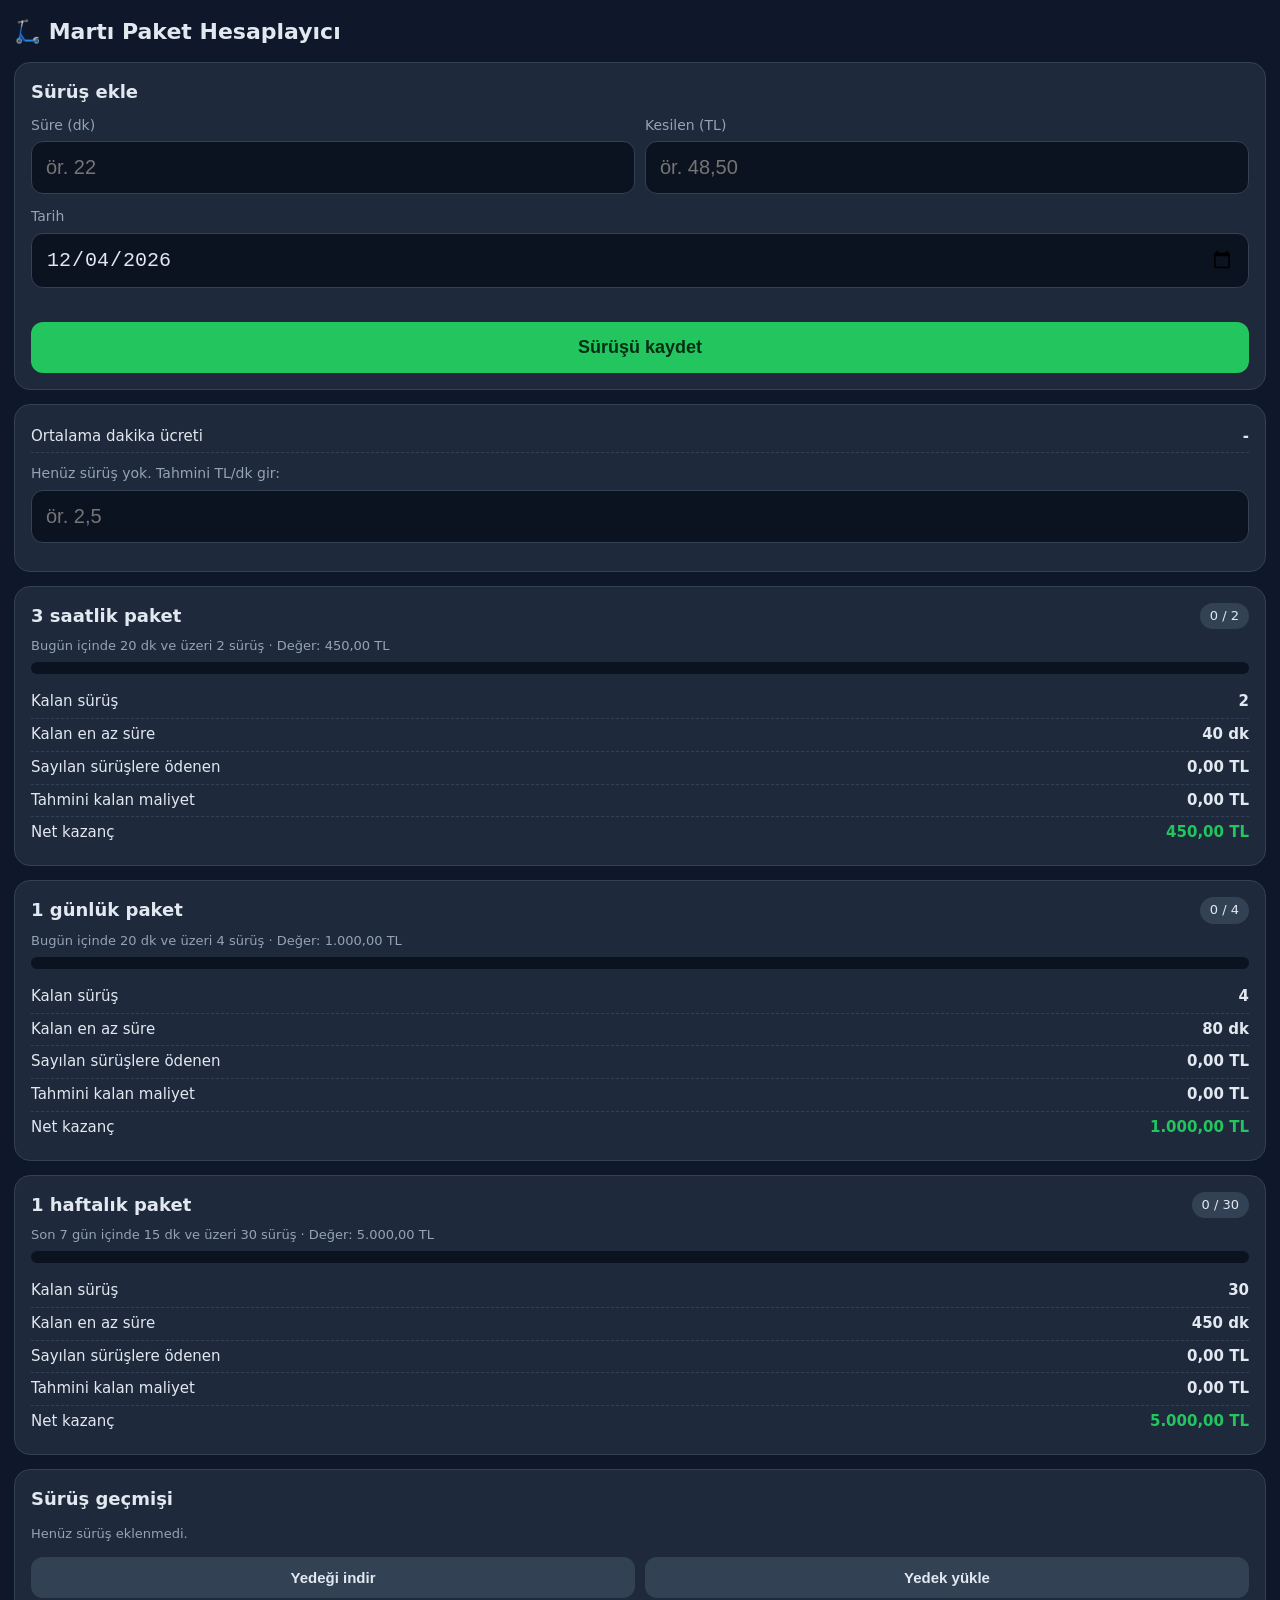
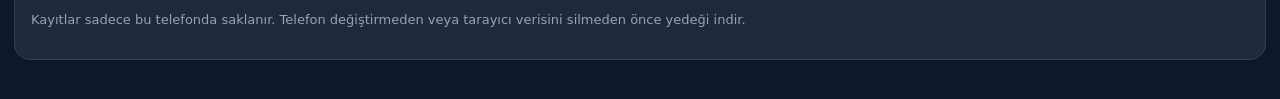
<file: index.html>
<!DOCTYPE html>
<html lang="tr">
<head>
<meta charset="utf-8">
<meta name="viewport" content="width=device-width, initial-scale=1, viewport-fit=cover">
<title>Martı Paket Hesaplayıcı</title>
<meta name="theme-color" content="#0f172a">
<link rel="manifest" href="manifest.json">
<link rel="icon" type="image/png" sizes="192x192" href="icon-192.png">
<link rel="apple-touch-icon" href="apple-touch-icon.png">
<meta name="apple-mobile-web-app-capable" content="yes">
<meta name="mobile-web-app-capable" content="yes">
<meta name="apple-mobile-web-app-status-bar-style" content="black-translucent">
<meta name="apple-mobile-web-app-title" content="Martı Paket">
<style>
:root{--bg:#0f172a;--card:#1e293b;--line:#334155;--txt:#e2e8f0;--mut:#94a3b8;--acc:#22c55e;--warn:#f59e0b;--bad:#ef4444}
*{box-sizing:border-box;-webkit-tap-highlight-color:transparent}
body{margin:0;background:var(--bg);color:var(--txt);font:16px/1.45 -apple-system,system-ui,"Segoe UI",Roboto,sans-serif;padding:calc(env(safe-area-inset-top) + 12px) 14px calc(env(safe-area-inset-bottom) + 24px)}
h1{font-size:22px;margin:4px 0 14px}h2{font-size:18px;margin:0 0 10px}
.card{background:var(--card);border:1px solid var(--line);border-radius:16px;padding:16px;margin-bottom:14px}
label{display:block;font-size:14px;color:var(--mut);margin-bottom:6px}
input{width:100%;font-size:20px;padding:14px;border-radius:12px;border:1px solid var(--line);background:#0b1220;color:var(--txt);margin-bottom:12px;-webkit-appearance:none;appearance:none}
input[type=date]{min-height:54px}
.row{display:flex;gap:10px}.row>div{flex:1}
button{font-size:18px;font-weight:600;border:0;border-radius:12px;padding:15px;width:100%;background:var(--acc);color:#052e16;cursor:pointer}
button.sec{background:#334155;color:var(--txt);font-size:15px;padding:12px}
button.del{background:transparent;color:var(--bad);width:auto;padding:8px 10px;font-size:15px;border:1px solid #7f1d1d}
.pkg .top{display:flex;justify-content:space-between;align-items:center;margin-bottom:8px}
.badge{font-size:13px;padding:4px 10px;border-radius:999px;background:#334155}
.badge.ok{background:var(--acc);color:#052e16;font-weight:700}
.bar{height:12px;background:#0b1220;border-radius:99px;overflow:hidden;margin:6px 0 12px}
.bar>i{display:block;height:100%;background:var(--acc)}
.kv{display:flex;justify-content:space-between;padding:5px 0;border-bottom:1px dashed #334155;font-size:15px}
.kv:last-child{border:0}.kv b{font-weight:600}
.pos{color:var(--acc)}.neg{color:var(--bad)}.mut{color:var(--mut);font-size:13px}
table{width:100%;border-collapse:collapse;font-size:15px}
th,td{padding:8px 4px;text-align:right;border-bottom:1px solid var(--line)}th:first-child,td:first-child{text-align:left}
th{color:var(--mut);font-weight:500;font-size:13px}
.err{color:var(--bad);font-size:14px;min-height:18px;margin:-4px 0 8px}
.tools{display:flex;gap:10px;margin-top:12px}
</style>
</head>
<body>
<h1>🛴 Martı Paket Hesaplayıcı</h1>

<div class="card">
  <h2>Sürüş ekle</h2>
  <div class="row">
    <div><label for="dk">Süre (dk)</label><input id="dk" inputmode="decimal" placeholder="ör. 22" autocomplete="off"></div>
    <div><label for="tl">Kesilen (TL)</label><input id="tl" inputmode="decimal" placeholder="ör. 48,50" autocomplete="off"></div>
  </div>
  <label for="tarih">Tarih</label><input id="tarih" type="date">
  <div class="err" id="err"></div>
  <button id="ekle">Sürüşü kaydet</button>
</div>

<div class="card" id="oranCard">
  <div class="kv"><span>Ortalama dakika ücreti</span><b id="oran">-</b></div>
  <div id="manuelWrap" style="margin-top:10px">
    <label for="manuel">Henüz sürüş yok. Tahmini TL/dk gir:</label>
    <input id="manuel" inputmode="decimal" placeholder="ör. 2,5">
  </div>
</div>

<div id="paketler"></div>

<div class="card">
  <h2>Sürüş geçmişi</h2>
  <div id="gecmis"></div>
  <div class="tools">
    <button class="sec" id="disa">Yedeği indir</button>
    <button class="sec" id="ice">Yedek yükle</button>
    <input type="file" id="dosya" accept="application/json,.json" hidden>
  </div>
  <p class="mut">Kayıtlar sadece bu telefonda saklanır. Telefon değiştirmeden veya tarayıcı verisini silmeden önce yedeği indir.</p>
</div>

<script>
const KEY='marti-rides-v1', RKEY='marti-manuel-rate';
const PAKETLER=[
  {ad:'3 saatlik paket',deger:450,gerekli:2,esik:20,gun:1},
  {ad:'1 günlük paket',deger:1000,gerekli:4,esik:20,gun:1},
  {ad:'1 haftalık paket',deger:5000,gerekli:30,esik:15,gun:7}
];
const $=id=>document.getElementById(id);
const num=s=>{s=String(s).trim().replace(/\s/g,'');if(s.includes(',')){s=s.replace(/\./g,'').replace(',','.')}const n=parseFloat(s);return isFinite(n)?n:NaN};
const tl=n=>n.toLocaleString('tr-TR',{minimumFractionDigits:2,maximumFractionDigits:2})+' TL';
const pad=n=>String(n).padStart(2,'0');
const isoLocal=d=>d.getFullYear()+'-'+pad(d.getMonth()+1)+'-'+pad(d.getDate());
const trDate=iso=>{const [y,m,d]=iso.split('-');return d+'.'+m+'.'+y};
let rides=[];
try{rides=JSON.parse(localStorage.getItem(KEY))||[]}catch(e){rides=[]}
const save=()=>localStorage.setItem(KEY,JSON.stringify(rides));
$('tarih').value=isoLocal(new Date());
$('manuel').value=localStorage.getItem(RKEY)||'';

function oran(){
  const m=rides.reduce((a,r)=>a+r.dk,0), t=rides.reduce((a,r)=>a+r.tl,0);
  if(m>0) return {v:t/m,kaynak:'ort'};
  const v=num($('manuel').value); return {v:isFinite(v)?v:0,kaynak:'manuel'};
}
function render(){
  const o=oran();
  $('oran').textContent=o.v? o.v.toLocaleString('tr-TR',{maximumFractionDigits:2})+' TL/dk'+(o.kaynak==='manuel'?' (manuel)':''):'-';
  $('manuelWrap').style.display=rides.length?'none':'block';
  const bugun=new Date(); bugun.setHours(0,0,0,0);
  let html='';
  for(const p of PAKETLER){
    const bas=new Date(bugun); bas.setDate(bas.getDate()-(p.gun-1));
    const basIso=isoLocal(bas), bitIso=isoLocal(bugun);
    const pencere=rides.filter(r=>r.tarih>=basIso&&r.tarih<=bitIso);
    const sayilan=pencere.filter(r=>r.dk>=p.esik), kisa=pencere.length-sayilan.length;
    const yapilan=Math.min(sayilan.length,p.gerekli), kalan=p.gerekli-yapilan, ok=kalan===0;
    const odenen=sayilan.slice().sort((a,b)=>a.id-b.id).slice(0,p.gerekli).reduce((a,r)=>a+r.tl,0);
    const tahmin=kalan*p.esik*o.v, net=p.deger-odenen-tahmin;
    html+=`<div class="card pkg"><div class="top"><h2 style="margin:0">${p.ad}</h2><span class="badge ${ok?'ok':''}">${ok?'Kazanıldı ✓':yapilan+' / '+p.gerekli}</span></div>
    <div class="mut">${p.gun===1?'Bugün':'Son 7 gün'} içinde ${p.esik} dk ve üzeri ${p.gerekli} sürüş · Değer: ${tl(p.deger)}</div>
    <div class="bar"><i style="width:${yapilan/p.gerekli*100}%"></i></div>
    <div class="kv"><span>Kalan sürüş</span><b>${kalan}</b></div>
    <div class="kv"><span>Kalan en az süre</span><b>${kalan*p.esik} dk</b></div>
    <div class="kv"><span>Sayılan sürüşlere ödenen</span><b>${tl(odenen)}</b></div>
    <div class="kv"><span>Tahmini kalan maliyet</span><b>${tl(tahmin)}</b></div>
    <div class="kv"><span>Net kazanç</span><b class="${net>=0?'pos':'neg'}">${tl(net)}</b></div>
    ${kisa?`<div class="mut" style="margin-top:6px">⚠️ ${kisa} sürüş ${p.esik} dk'dan kısa olduğu için sayılmadı.</div>`:''}</div>`;
  }
  $('paketler').innerHTML=html;
  const s=rides.slice().sort((a,b)=>b.tarih.localeCompare(a.tarih)||b.id-a.id);
  $('gecmis').innerHTML=s.length?`<table><tr><th>Tarih</th><th>dk</th><th>TL</th><th>TL/dk</th><th></th></tr>${s.map(r=>`<tr><td>${trDate(r.tarih)}</td><td>${r.dk.toLocaleString('tr-TR')}</td><td>${r.tl.toLocaleString('tr-TR',{minimumFractionDigits:2,maximumFractionDigits:2})}</td><td>${r.dk?(r.tl/r.dk).toLocaleString('tr-TR',{maximumFractionDigits:2}):'-'}</td><td><button class="del" data-id="${r.id}">Sil</button></td></tr>`).join('')}</table>`:'<p class="mut">Henüz sürüş eklenmedi.</p>';
}
$('ekle').onclick=()=>{
  const dk=num($('dk').value), t=num($('tl').value), tarih=$('tarih').value||isoLocal(new Date());
  if(!(dk>0)){$('err').textContent='Geçerli bir dakika gir.';return}
  if(!(t>=0)){$('err').textContent='Geçerli bir tutar gir.';return}
  $('err').textContent='';
  rides.push({id:Date.now(),dk,tl:t,tarih}); save();
  $('dk').value='';$('tl').value='';$('tarih').value=isoLocal(new Date());
  render();
};
$('gecmis').onclick=e=>{const b=e.target.closest('.del');if(!b)return;if(!confirm('Bu sürüş silinsin mi?'))return;rides=rides.filter(r=>r.id!=b.dataset.id);save();render()};
$('manuel').oninput=()=>{localStorage.setItem(RKEY,$('manuel').value);render()};
$('disa').onclick=()=>{const a=document.createElement('a');a.href=URL.createObjectURL(new Blob([JSON.stringify(rides,null,1)],{type:'application/json'}));a.download='marti-yedek-'+isoLocal(new Date())+'.json';a.click()};
$('ice').onclick=()=>$('dosya').click();
$('dosya').onchange=async e=>{const f=e.target.files[0];if(!f)return;try{const d=JSON.parse(await f.text());if(!Array.isArray(d))throw 0;
  const ok=d.filter(r=>r&&typeof r.dk==='number'&&typeof r.tl==='number'&&/^\d{4}-\d\d-\d\d$/.test(r.tarih)).map((r,i)=>({id:r.id||Date.now()+i,dk:r.dk,tl:r.tl,tarih:r.tarih}));
  if(confirm(ok.length+' sürüş yüklenecek ve mevcut kayıtların yerini alacak. Devam?')){rides=ok;save();render()}}catch(_){alert('Geçersiz yedek dosyası.')}e.target.value=''};
document.addEventListener('visibilitychange',()=>{if(!document.hidden)render()});
render();
if('serviceWorker' in navigator) navigator.serviceWorker.register('sw.js');
</script>
</body>
</html>
</file>
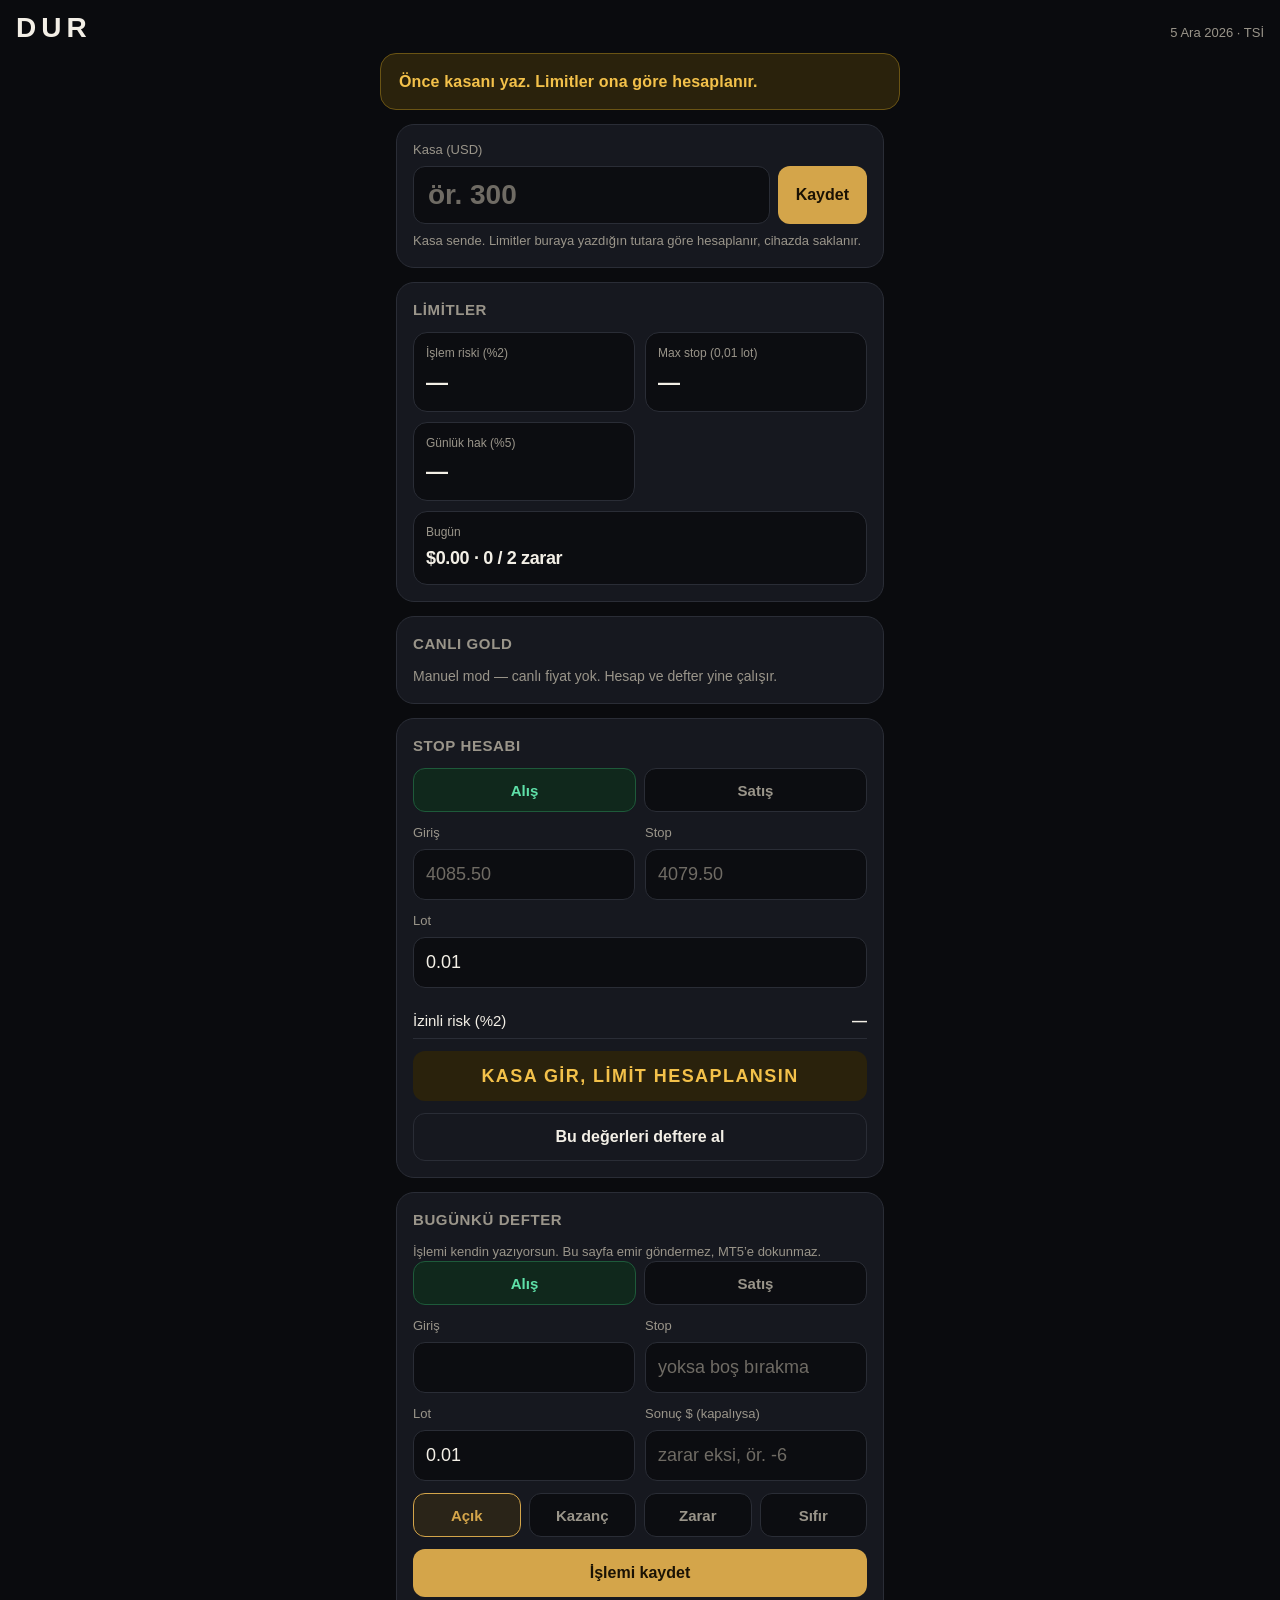
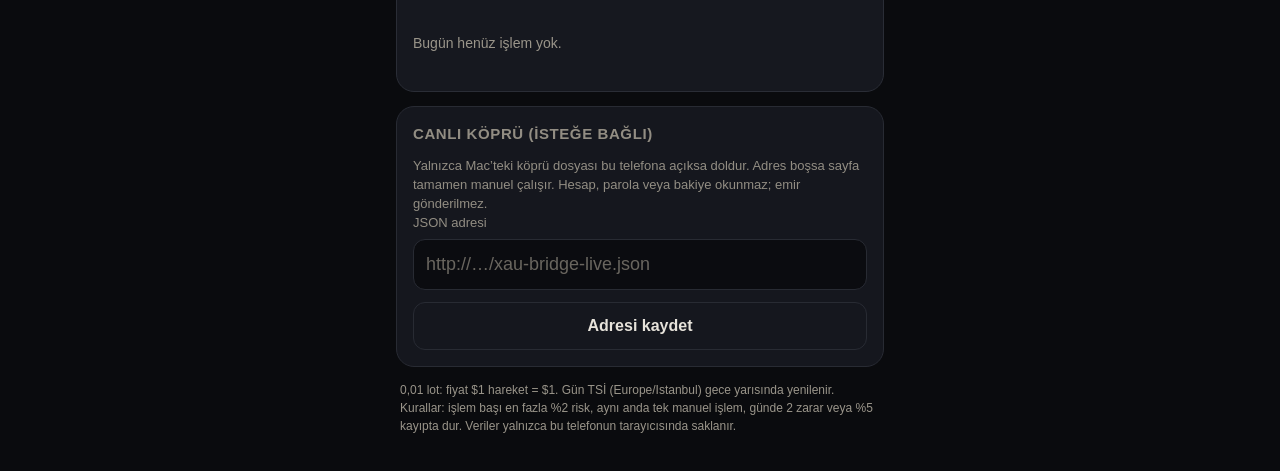
<file: dur/index.html>
<!DOCTYPE html>
<html lang="tr">
<head>
<meta charset="utf-8">
<meta name="viewport" content="width=device-width,initial-scale=1,viewport-fit=cover">
<meta name="theme-color" content="#0a0b0e">
<meta name="description" content="DUR — GOLD işlemleri için risk bekçisi. Kasa, stop mesafesi ve günlük limit.">
<meta name="mobile-web-app-capable" content="yes">
<meta name="apple-mobile-web-app-capable" content="yes">
<meta name="apple-mobile-web-app-status-bar-style" content="black-translucent">
<meta name="apple-mobile-web-app-title" content="DUR">
<meta name="application-name" content="DUR">
<meta name="format-detection" content="telephone=no">
<title>DUR · Risk bekçisi</title>
<link rel="manifest" href="manifest.json">
<link rel="icon" type="image/png" sizes="192x192" href="icon-192.png">
<link rel="apple-touch-icon" sizes="180x180" href="apple-touch-icon.png">
<link rel="stylesheet" href="app.css">
</head>
<body>
<div id="app">
  <div class="sticky-head">
    <header class="top" id="topBar">
      <div class="brand">
        <div class="word">DUR</div>
        <div class="sub" id="dateLine">Risk bekçisi · GOLD</div>
      </div>
    </header>
    <div id="banner" class="banner ok" role="status" aria-live="polite"></div>
  </div>

  <main>
    <section class="card kasa-card" id="kasaCard">
      <label for="kasaInput">Kasa (USD)</label>
      <div class="kasa-row">
        <input id="kasaInput" inputmode="decimal" autocomplete="off" placeholder="ör. 300" aria-label="Kasa tutarı">
        <button type="button" class="btn prim" id="btnKasa">Kaydet</button>
      </div>
      <p class="hint" id="kasaHint">Kasa sende. Limitler buraya yazdığın tutara göre hesaplanır, cihazda saklanır.</p>
    </section>

    <section class="card" id="limitCard">
      <h2>Limitler</h2>
      <div class="metrics" id="metrics"></div>
    </section>

    <section class="card" id="liveCard">
      <h2>Canlı GOLD</h2>
      <div id="liveBox" class="live-off">Manuel mod — canlı fiyat yok. Hesap ve defter yine çalışır.</div>
    </section>

    <section class="card" id="calcCard">
      <h2>Stop hesabı</h2>
      <div class="seg" role="group" aria-label="Yön">
        <button type="button" class="seg-btn on" data-side="buy" id="sideBuy">Alış</button>
        <button type="button" class="seg-btn" data-side="sell" id="sideSell">Satış</button>
      </div>
      <div class="grid2">
        <div>
          <label for="calcEntry">Giriş</label>
          <input id="calcEntry" inputmode="decimal" autocomplete="off" placeholder="4085.50">
        </div>
        <div>
          <label for="calcStop">Stop</label>
          <input id="calcStop" inputmode="decimal" autocomplete="off" placeholder="4079.50">
        </div>
      </div>
      <div>
        <label for="calcLot">Lot</label>
        <input id="calcLot" inputmode="decimal" autocomplete="off" value="0.01">
      </div>
      <div id="calcOut" class="calc-out"></div>
      <button type="button" class="btn ghost" id="btnToLog">Bu değerleri deftere al</button>
    </section>

    <section class="card" id="logCard">
      <h2>Bugünkü defter</h2>
      <p class="hint">İşlemi kendin yazıyorsun. Bu sayfa emir göndermez, MT5’e dokunmaz.</p>
      <div class="seg" role="group" aria-label="Defter yönü">
        <button type="button" class="seg-btn on" data-logside="buy" id="logBuy">Alış</button>
        <button type="button" class="seg-btn" data-logside="sell" id="logSell">Satış</button>
      </div>
      <div class="grid2">
        <div>
          <label for="logEntry">Giriş</label>
          <input id="logEntry" inputmode="decimal" autocomplete="off">
        </div>
        <div>
          <label for="logStop">Stop</label>
          <input id="logStop" inputmode="decimal" autocomplete="off" placeholder="yoksa boş bırakma">
        </div>
      </div>
      <div class="grid2">
        <div>
          <label for="logLot">Lot</label>
          <input id="logLot" inputmode="decimal" autocomplete="off" value="0.01">
        </div>
        <div>
          <label for="logPnl">Sonuç $ (kapalıysa)</label>
          <input id="logPnl" inputmode="decimal" autocomplete="off" placeholder="zarar eksi, ör. -6">
        </div>
      </div>
      <div class="seg wrap" role="group" aria-label="Sonuç">
        <button type="button" class="seg-btn on" data-res="open" id="resOpen">Açık</button>
        <button type="button" class="seg-btn" data-res="win">Kazanç</button>
        <button type="button" class="seg-btn" data-res="loss">Zarar</button>
        <button type="button" class="seg-btn" data-res="be">Sıfır</button>
      </div>
      <p class="warn-line" id="logWarn" hidden></p>
      <button type="button" class="btn prim" id="btnLog">İşlemi kaydet</button>
      <div id="todayList" class="list"></div>
    </section>

    <section class="card" id="histCard" hidden>
      <h2>Önceki günler</h2>
      <div id="histList" class="list"></div>
    </section>

    <section class="card quiet" id="settingsCard">
      <h2>Canlı köprü (isteğe bağlı)</h2>
      <p class="hint">Yalnızca Mac’teki köprü dosyası bu telefona açıksa doldur. Adres boşsa sayfa tamamen manuel çalışır. Hesap, parola veya bakiye okunmaz; emir gönderilmez.</p>
      <label for="liveUrl">JSON adresi</label>
      <input id="liveUrl" type="url" inputmode="url" autocomplete="off" placeholder="http://…/xau-bridge-live.json" spellcheck="false">
      <button type="button" class="btn ghost" id="btnLive">Adresi kaydet</button>
    </section>

    <p class="foot">0,01 lot: fiyat $1 hareket = $1. Gün TSİ (Europe/Istanbul) gece yarısında yenilenir. Kurallar: işlem başı en fazla %2 risk, aynı anda tek manuel işlem, günde 2 zarar veya %5 kayıpta dur. Veriler yalnızca bu telefonun tarayıcısında saklanır.</p>
  </main>
</div>

<div id="sheet" class="sheet" hidden>
  <div class="sheet-card" role="dialog" aria-modal="true" aria-labelledby="sheetTitle">
    <h3 id="sheetTitle">İşlemi güncelle</h3>
    <div id="sheetBody"></div>
    <div class="sheet-actions" id="sheetActions"></div>
    <button type="button" class="btn ghost" id="btnSheetClose">Kapat</button>
  </div>
</div>

<script src="logic.js"></script>
<script src="app.js"></script>
</body>
</html>
</file>
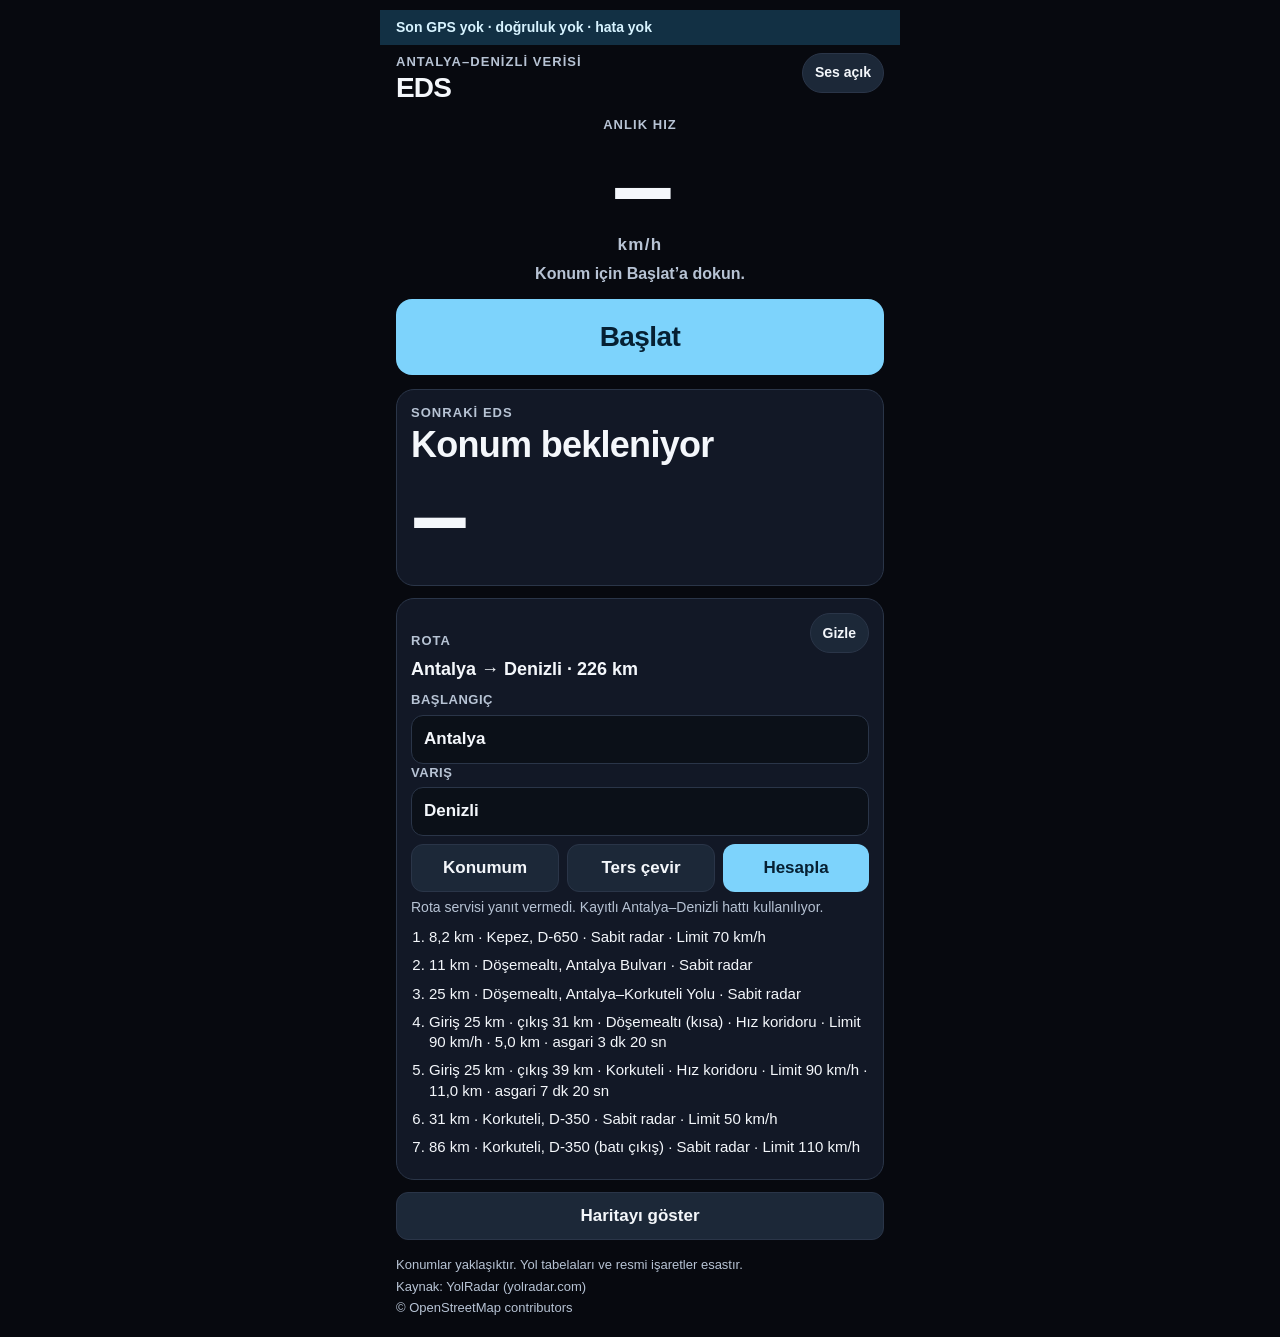
<file: eds/index.html>
<!DOCTYPE html>
<html lang="tr">
<head>
<meta charset="utf-8">
<meta name="viewport" content="width=device-width, initial-scale=1, viewport-fit=cover">
<meta name="theme-color" content="#07090f">
<meta name="color-scheme" content="dark">
<meta name="description" content="Antalya–Denizli EDS koridor ve radar mesafesi. Konumlar yaklaşıktır.">
<meta name="apple-mobile-web-app-capable" content="yes">
<meta name="mobile-web-app-capable" content="yes">
<meta name="apple-mobile-web-app-status-bar-style" content="black-translucent">
<meta name="apple-mobile-web-app-title" content="EDS">
<title>EDS — Antalya–Denizli</title>
<link rel="manifest" href="manifest.json">
<link rel="icon" href="icon.svg" type="image/svg+xml">
<link rel="apple-touch-icon" href="apple-touch-icon.png">
<link rel="stylesheet" href="vendor/leaflet.css">
<link rel="stylesheet" href="style.css">
</head>
<body>
<script>if (location.search.indexOf('sim=1') !== -1) document.documentElement.classList.add('sim');</script>
<main>
  <p id="gpsBar" class="gpsbar">GPS yok · doğruluk yok · hata yok</p>
  <header>
    <div class="brand">
      <p class="kicker">Antalya–Denizli verisi</p>
      <h1>EDS</h1>
    </div>
    <div class="header-actions">
      <span id="wake" class="pill" hidden>Ekran açık</span>
      <button id="muteBtn" class="pill-btn" type="button" aria-pressed="false">Ses açık</button>
    </div>
  </header>

  <p id="simBanner" class="sim-banner" hidden>Sınama modu — Korkuteli güzergahı, gerçek GPS değil</p>

  <section class="speed-block" aria-label="Anlık hız">
    <p class="kicker center">Anlık hız</p>
    <div class="speed-num" id="speedVal">–</div>
    <div class="speed-unit">km/h</div>
    <p class="status" id="status">Konum için Başlat’a dokun.</p>
    <p class="fixmeta" id="fixMeta" hidden></p>
    <button id="startBtn" class="start" type="button">Başlat</button>
    <p id="geoError" class="geo-error" hidden role="alert"></p>
  </section>

  <p id="flash" class="flash" hidden role="status"></p>
  <p id="live" class="sr-only" aria-live="polite"></p>

  <section id="nextCard" class="card" aria-live="off">
    <p class="kicker" id="nextKicker">Sonraki EDS</p>
    <h2 id="nextName">Konum bekleniyor</h2>
    <div class="dist" id="nextDist">–</div>
    <p class="meta" id="nextMeta"></p>
    <p class="extra" id="nextExtra"></p>
  </section>

  <section id="corCard" class="card cor" hidden>
    <div class="cor-top">
      <p class="kicker">Koridor</p>
      <span class="limit-badge" id="corLimit">–</span>
    </div>
    <h2 id="corName">–</h2>
    <p class="meta" id="corRoad"></p>
    <p class="spanline" id="corSpan"></p>
    <div class="avg-row">
      <div>
        <p class="kicker">Ortalama hız</p>
        <div class="avg" id="corAvg">–</div>
      </div>
      <div class="avg-side">
        <span>km/h</span>
        <b id="corVerdict"></b>
      </div>
    </div>
    <div class="bar" aria-hidden="true"><i id="corBar"></i></div>
    <div class="grid">
      <div><span>Gidilen</span><b id="corDriven">–</b></div>
      <div><span>Kalan</span><b id="corRemain">–</b></div>
      <div><span>Süre</span><b id="corElapsed">–</b></div>
      <div><span>Kalan asgari</span><b id="corMin">–</b></div>
    </div>
    <p class="exit" id="corExit"></p>
    <p class="ahead" id="ahead" hidden></p>
    <p class="meta" id="corNote"></p>
  </section>

  <div id="also" hidden></div>

  <section id="routeCard" class="card">
    <div class="cor-top">
      <p class="kicker">Rota</p>
      <button id="routeFold" class="pill-btn" type="button" aria-expanded="true">Gizle</button>
    </div>
    <p id="routeSummary" class="route-summary">Rota hazırlanıyor…</p>
    <div id="routeForm">
      <label class="field" for="startInput">Başlangıç
        <input id="startInput" type="search" enterkeyhint="search" autocomplete="off" placeholder="İl, ilçe veya yer">
      </label>
      <div id="startResults" class="suggest" hidden></div>
      <label class="field" for="endInput">Varış
        <input id="endInput" type="search" enterkeyhint="search" autocomplete="off" placeholder="İl, ilçe veya yer">
      </label>
      <div id="endResults" class="suggest" hidden></div>
      <div class="route-actions">
        <button id="useHere" type="button">Konumum</button>
        <button id="swapBtn" type="button">Ters çevir</button>
        <button id="routeBtn" class="solid" type="button">Hesapla</button>
      </div>
    </div>
    <p id="routeStatus" class="meta"></p>
    <p id="routeWarn" class="warnbox" hidden>Bu rota için veri sınırlı. EDS verisi Antalya–Denizli güzergahlarını kapsıyor.</p>
    <ol id="routeList"></ol>
  </section>

  <button id="mapBtn" class="ghost" type="button" aria-expanded="false" aria-controls="mapWrap">Haritayı göster</button>
  <div id="mapWrap" hidden>
    <div id="map" role="region" aria-label="EDS haritası"></div>
    <p id="mapMsg" class="meta" hidden></p>
    <div class="legend">
      <span><i class="swatch route"></i>Rota</span>
      <span><i class="swatch cor"></i>Koridor</span>
      <span><i class="swatch rad"></i>Radar</span>
      <span><i class="swatch me"></i>Sen</span>
    </div>
    <button id="followBtn" class="ghost" type="button" hidden>Konuma dön</button>
  </div>

  <footer>
    <p>Konumlar yaklaşıktır. Yol tabelaları ve resmi işaretler esastır.</p>
    <p>Kaynak: YolRadar (yolradar.com)</p>
    <p>© OpenStreetMap contributors</p>
  </footer>
</main>

<div id="simDock" class="sim-dock" hidden>
  <div class="sim-row">
    <button id="simToggle" type="button">Duraklat</button>
    <button id="simReset" type="button">Baştan</button>
    <button id="simApproach" type="button">1,5 km kala</button>
    <button id="simInside" type="button">Koridor içi</button>
  </div>
  <div class="sim-row rates" role="group" aria-label="Zaman çarpanı">
    <button type="button" data-rate="1">1×</button>
    <button type="button" data-rate="10">10×</button>
    <button type="button" data-rate="30">30×</button>
  </div>
  <label class="sim-speed">Hız <b id="simSpeedVal">120</b> km/h
    <input id="simSpeed" type="range" min="40" max="150" step="5" value="120">
  </label>
</div>

<script src="vendor/leaflet.js"></script>
<script src="logic.js"></script>
<script src="app.js"></script>
</body>
</html>
</file>
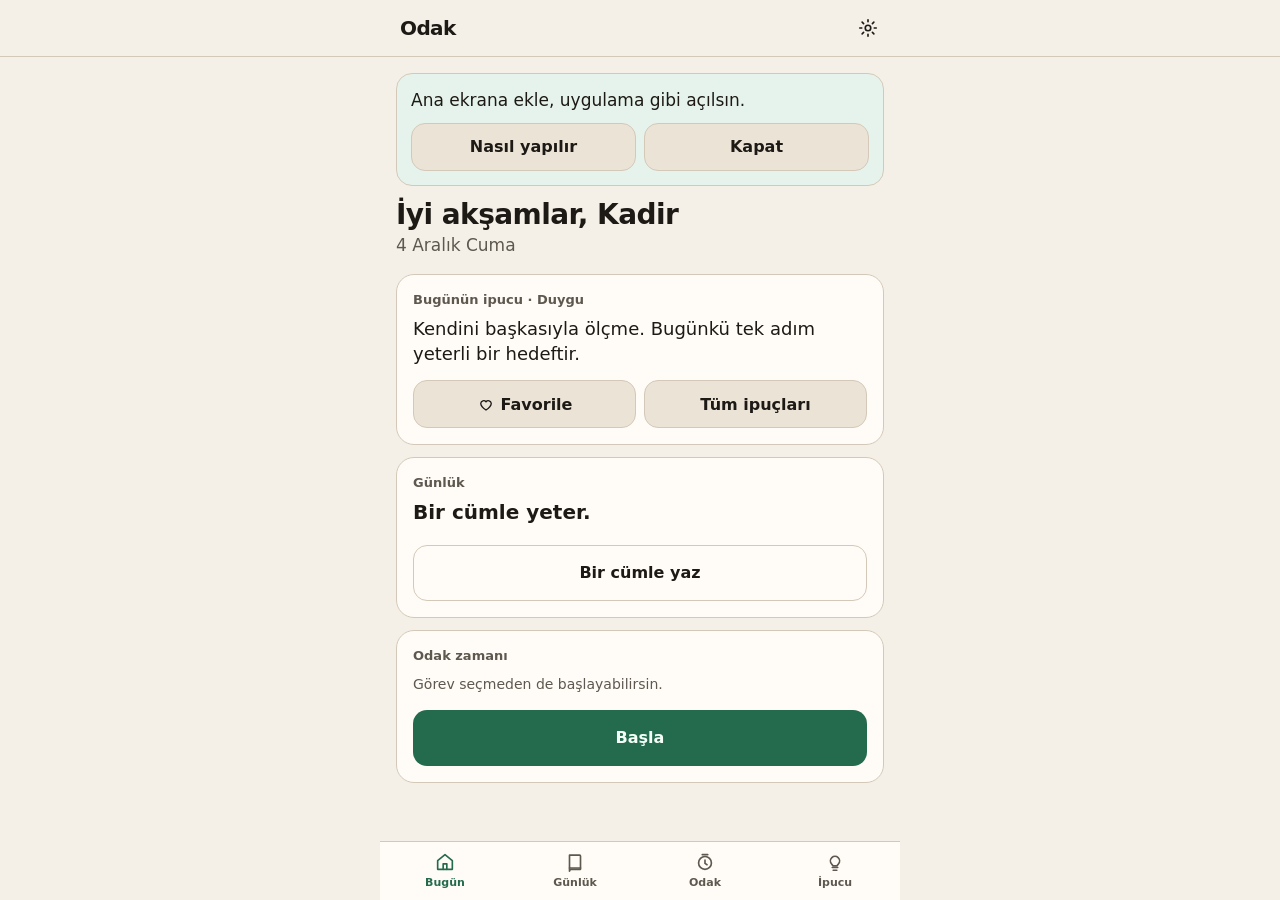
<file: odak/index.html>
<!DOCTYPE html>
<html lang="tr">
<head>
<meta charset="utf-8">
<meta name="viewport" content="width=device-width, initial-scale=1, viewport-fit=cover">
<meta name="theme-color" content="#12161c">
<meta name="description" content="Kısa günlük, odak zamanlayıcısı ve günlük ipuçları.">
<meta name="mobile-web-app-capable" content="yes">
<meta name="apple-mobile-web-app-capable" content="yes">
<meta name="apple-mobile-web-app-status-bar-style" content="black-translucent">
<meta name="apple-mobile-web-app-title" content="Odak">
<title>Odak</title>
<script>
(function () {
  try {
    var raw = JSON.parse(localStorage.getItem('odak-v1') || '{}');
    var t = raw && raw.settings && raw.settings.theme;
    var dark = t === 'dark' || (t !== 'light' && matchMedia('(prefers-color-scheme: dark)').matches);
    document.documentElement.setAttribute('data-theme', dark ? 'dark' : 'light');
    var m = document.querySelector('meta[name="theme-color"]');
    if (m) m.setAttribute('content', dark ? '#12161c' : '#f4f0e8');
  } catch (e) {
    document.documentElement.setAttribute('data-theme', 'dark');
  }
})();
</script>
<link rel="manifest" href="./manifest.json">
<link rel="icon" href="./icon.svg" type="image/svg+xml">
<link rel="icon" type="image/png" sizes="192x192" href="./icon-192.png">
<link rel="apple-touch-icon" href="./apple-touch-icon.png">
<link rel="stylesheet" href="./app.css">
</head>
<body>
<header>
  <div class="bar">
    <button type="button" class="brand" data-act="go" data-screen="home">Odak</button>
    <button type="button" class="iconbtn" id="setBtn" data-act="go" data-screen="settings" aria-label="Ayarlar">
      <svg viewBox="0 0 24 24" fill="none" stroke="currentColor" stroke-width="1.8" stroke-linecap="round" aria-hidden="true"><circle cx="12" cy="12" r="3"/><path d="M12 3v2.2M12 18.8V21M3 12h2.2M18.8 12H21M5.6 5.6l1.6 1.6M16.8 16.8l1.6 1.6M18.4 5.6l-1.6 1.6M7.2 16.8l-1.6 1.6"/></svg>
    </button>
  </div>
</header>
<main id="app"></main>
<nav id="nav" aria-label="Ana menü">
  <button type="button" data-act="go" data-screen="home" class="on" aria-current="page">
    <svg viewBox="0 0 24 24" fill="none" stroke="currentColor" stroke-width="1.8" stroke-linecap="round" stroke-linejoin="round" aria-hidden="true"><path d="M4 10.5 12 4l8 6.5V20H4z"/><path d="M10 20v-6h4v6"/></svg>
    <span>Bugün</span>
  </button>
  <button type="button" data-act="go" data-screen="journal">
    <svg viewBox="0 0 24 24" fill="none" stroke="currentColor" stroke-width="1.8" stroke-linecap="round" stroke-linejoin="round" aria-hidden="true"><path d="M6 4.5h11a1 1 0 0 1 1 1V20H8a2 2 0 0 0-2 2V4.5z"/><path d="M6 18.5h12"/></svg>
    <span>Günlük</span>
  </button>
  <button type="button" data-act="go" data-screen="focus">
    <svg viewBox="0 0 24 24" fill="none" stroke="currentColor" stroke-width="1.8" stroke-linecap="round" stroke-linejoin="round" aria-hidden="true"><circle cx="12" cy="13" r="7"/><path d="M12 10v3.5L14.2 15M9 4h6"/></svg>
    <span>Odak</span>
  </button>
  <button type="button" data-act="go" data-screen="tips">
    <svg viewBox="0 0 24 24" fill="none" stroke="currentColor" stroke-width="1.8" stroke-linecap="round" stroke-linejoin="round" aria-hidden="true"><path d="M9 18h6M10 21h4"/><path d="M8.2 14a5 5 0 1 1 7.6 0c-.7.7-1.3 1.4-1.5 2.2H9.7c-.2-.8-.8-1.5-1.5-2.2z"/></svg>
    <span>İpucu</span>
  </button>
</nav>
<div id="toast" class="toast" role="status" aria-live="polite"></div>
<script src="./tips.js"></script>
<script src="./app.js"></script>
</body>
</html>
</file>
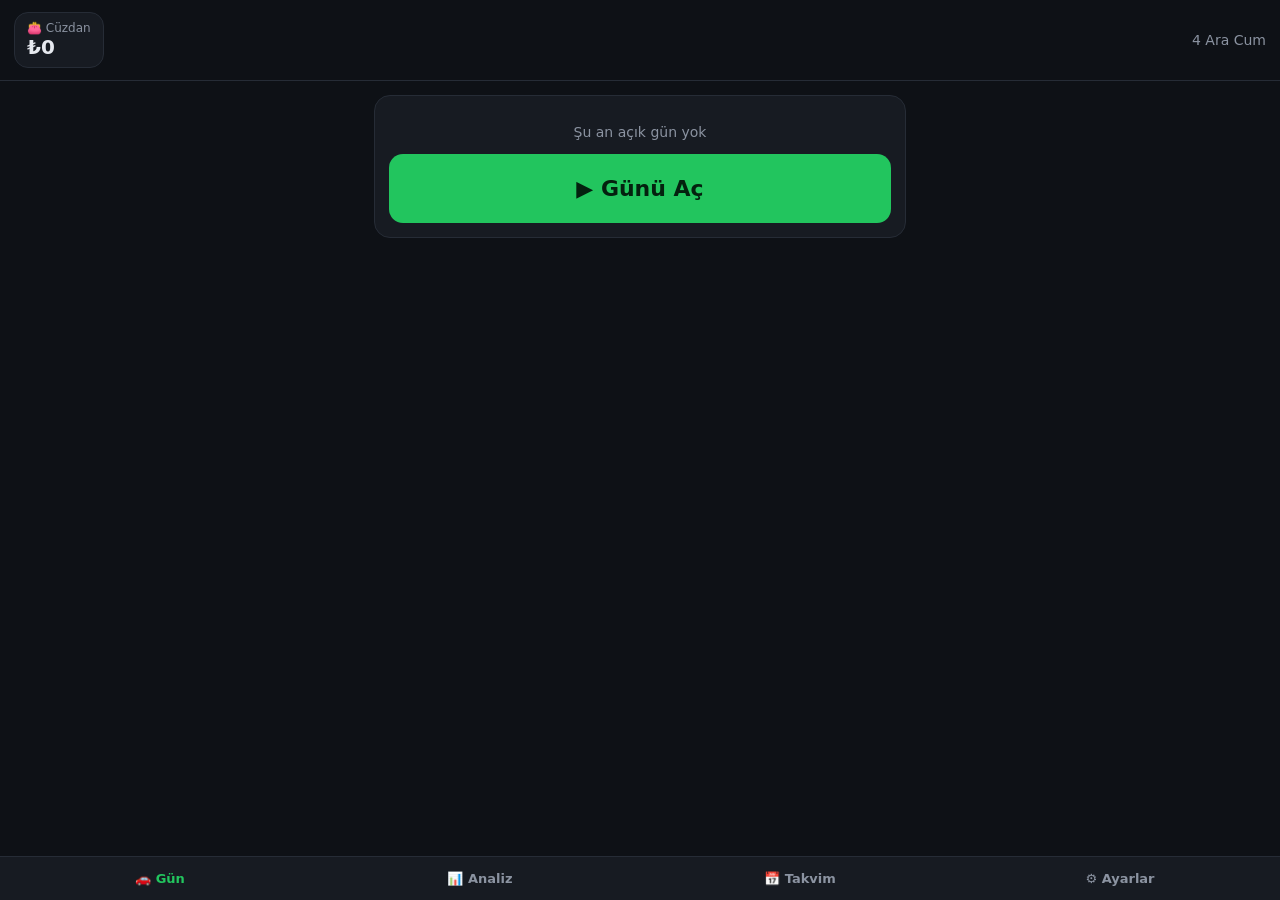
<file: tag-detay/index.html>
<!DOCTYPE html><html lang="tr"><head><meta charset="utf-8">
<meta name="viewport" content="width=device-width,initial-scale=1,viewport-fit=cover">
<meta name="theme-color" content="#0e1116"><meta name="apple-mobile-web-app-capable" content="yes">
<meta name="apple-mobile-web-app-title" content="TAG Detay">
<link rel="manifest" href="./manifest.json"><link rel="icon" href="./icon.svg">
<link rel="apple-touch-icon" sizes="180x180" href="./apple-touch-icon.png">
<title>TAG Detay</title>
<style>
:root{--bg:#0e1116;--card:#171b22;--line:#262c36;--tx:#e6e9ef;--mut:#8b93a1;--g:#22c55e;--r:#ef4444;--a:#f59e0b;--b:#3b82f6}
*{box-sizing:border-box;-webkit-tap-highlight-color:transparent}
html{color-scheme:dark}
body{margin:0;background:var(--bg);color:var(--tx);font-family:system-ui,-apple-system,"Segoe UI",Roboto,sans-serif;padding-bottom:80px}
header{position:sticky;top:0;z-index:5;background:var(--bg);display:flex;align-items:center;justify-content:space-between;padding:12px 14px;border-bottom:1px solid var(--line)}
.wallet{background:var(--card);border:1px solid var(--line);border-radius:14px;padding:8px 12px;cursor:pointer}
.wallet small{color:var(--mut);display:block;font-size:12px}.wallet b{font-size:20px}
main{padding:14px;max-width:560px;margin:auto}
.card{background:var(--card);border:1px solid var(--line);border-radius:16px;padding:14px;margin-bottom:12px}
button{font:inherit;border:0;border-radius:14px;padding:14px;color:#fff;background:var(--line);cursor:pointer;font-weight:600}
.big{width:100%;font-size:22px;padding:22px}.g{background:var(--g);color:#04210f}.r{background:var(--r)}.b{background:var(--b)}.a{background:var(--a);color:#231400}
input,textarea,select{font:inherit;width:100%;background:#0b0e13;color:var(--tx);border:1px solid var(--line);border-radius:12px;padding:14px;font-size:18px}
.num{font-size:34px;text-align:center;font-weight:700}
.row{display:flex;gap:10px}.row>*{flex:1}
.timer{font-size:44px;font-weight:800;text-align:center;font-variant-numeric:tabular-nums}
.mut{color:var(--mut);font-size:14px}.c{text-align:center}
.stats{display:grid;grid-template-columns:1fr 1fr;gap:8px}.stats div{background:#0b0e13;border-radius:12px;padding:10px}.stats b{display:block;font-size:20px}
.tabs{display:flex;background:var(--card);border-radius:14px;padding:4px;margin-bottom:10px}.tabs button{flex:1;background:none;padding:10px}.tabs button.on{background:var(--line)}
.e{display:flex;align-items:flex-start;gap:8px;padding:10px 0;border-bottom:1px solid var(--line)}.e:last-child{border:0}
.e .body{flex:1;min-width:0}
.e .amt{font-weight:700;min-width:78px;text-align:right;white-space:nowrap}.e .sm{padding:8px 10px;font-size:14px}
.acts{display:flex;flex-wrap:wrap;gap:6px;margin-top:8px}
.pos{color:var(--g)}.neg{color:var(--r)}
nav{position:fixed;bottom:0;left:0;right:0;display:flex;background:var(--card);border-top:1px solid var(--line);padding-bottom:env(safe-area-inset-bottom);z-index:6}
nav button{flex:1;background:none;border-radius:0;padding:14px 2px;color:var(--mut);font-size:13px}nav button.on{color:var(--g)}
.cal{display:grid;grid-template-columns:repeat(7,1fr);gap:4px}
.cal .h{font-size:12px;color:var(--mut);text-align:center}
.d{min-height:62px;background:#0b0e13;border-radius:10px;padding:4px;font-size:11px;cursor:pointer;border:1px solid transparent}
.d.has{border-color:var(--line);background:#121820}.d.today{border-color:var(--b)}.d .n{font-weight:700;font-size:13px}
.d .v{font-weight:700;font-size:11px}
.modal{position:fixed;inset:0;background:#000a;display:none;align-items:flex-end;z-index:10}.modal.on{display:flex}
.sheet{background:var(--card);width:100%;max-width:560px;margin:auto auto 0;border-radius:20px 20px 0 0;padding:18px;max-height:88vh;overflow:auto}
.sheet input,.sheet select{margin-top:6px}
h2{margin:4px 0 12px;font-size:20px}h3{margin:6px 0;font-size:16px}
.hide{display:none}
a{color:var(--b)}
.banner{border-color:#1f7a3a;background:#102216}
.warn{border-color:var(--a)}
.fare{font-size:32px;font-weight:800;text-align:center;color:var(--g)}
.route{font-weight:650;font-size:15px;margin-top:2px;word-break:break-word}
.jobmeta{color:var(--mut);font-size:13px;line-height:1.35}
.job.off{opacity:.55}
.bad{border-color:var(--r)!important}
.hist{display:flex;align-items:flex-end;gap:2px;height:96px;margin-top:8px}
.hist .col{flex:1;display:flex;flex-direction:column;justify-content:flex-end;align-items:center;height:100%;min-width:0}
.hist .col b{display:block;width:100%;background:var(--g);border-radius:3px 3px 0 0}
.hist .col span{font-size:9px;color:var(--mut);height:14px;line-height:14px}
.barline{margin-top:10px}
.barline .top{display:flex;justify-content:space-between;gap:8px;font-size:14px}
.bar{height:8px;background:#0b0e13;border-radius:99px;overflow:hidden;margin-top:4px}
.bar i{display:block;height:100%;background:var(--b);border-radius:99px}
.bar.g i{background:var(--g)}
.bar.a i{background:var(--a)}
.call{background:#0b0e13;border-radius:12px;padding:10px;margin-top:8px}
</style></head><body>
<header><div class="wallet" id="wallet" onclick="walletOpen()"><small>👛 Cüzdan</small><b id="wv">₺0</b></div><div class="mut" id="hdate"></div></header>
<main>
<section id="pgDay"></section>
<section id="pgIns" class="hide"></section>
<section id="pgCal" class="hide"></section>
<section id="pgSet" class="hide"></section>
</main>
<nav><button id="nDay" class="on" onclick="go('Day')">🚗 Gün</button><button id="nIns" onclick="go('Ins')">📊 Analiz</button><button id="nCal" onclick="go('Cal')">📅 Takvim</button><button id="nSet" onclick="go('Set')">⚙️ Ayarlar</button></nav>
<div class="modal" id="modal" onclick="if(event.target===this)closeM()"><div class="sheet" id="sheet"></div></div>
<script>
// İş: ücret, müşteri inince (İş Bitti) gelire yazılır. Yarım kalan iş bitirilebilir, iptal edilebilir, düzenlenebilir.
// Eski gelir kayıtları konumsuz "legacy" işe dönüşür; süre ve mesafe hesaplanmaz.
// Konum kaydı bekletmez. Bölge adı çevrimiçiyken Nominatim ile çözülür (en fazla ~1 istek/sn, önbellek, OSM atfı).
const K='tagDetay_v1';
const GK='tagDetay_geo_v1';
const LOC_MS=12000;
const GEO_GAP=1100;
const IDLE_CAP=3*60*60*1000;
let S=load(), tab='in', calM=new Date(); calM.setDate(1);
let modalMode=null, modalDay=null;
let ins={city:'',from:'',to:'',preset:'all'};
const geoQ=[];
const geoQueued=new Set();
const geoTries=new Map();
const locToken=new Map();
let geoBusy=false;

function load(){
  let raw;
  try{raw=JSON.parse(localStorage.getItem(K)||'{}')}catch(e){raw={}}
  const data=Object.assign({days:[],open:null,adj:[]},raw||{});
  if(!Array.isArray(data.days))data.days=[];
  if(!Array.isArray(data.adj))data.adj=[];
  let changed=false;
  const touch=d=>{
    if(!d)return;
    if(!Array.isArray(d.entries)){d.entries=[];changed=true}
    d.entries.forEach(e=>{
      if(!e||e.t!=='in'||e.kind)return;
      e.kind='job';
      e.status='done';
      e.legacy=true;
      if(!e.startTs)e.startTs=e.ts;
      changed=true;
    });
  };
  data.days.forEach(touch);
  touch(data.open);
  if(changed){try{localStorage.setItem(K,JSON.stringify(data))}catch(e){}}
  return data;
}
function save(){localStorage.setItem(K,JSON.stringify(S))}
function geoCache(){try{const o=JSON.parse(localStorage.getItem(GK)||'{}');return o&&typeof o==='object'?o:{}}catch(e){return {}}}
function saveGeoCache(obj){
  const keys=Object.keys(obj);
  if(keys.length>500){
    keys.sort((a,b)=>(obj[a].t||0)-(obj[b].t||0));
    keys.slice(0,keys.length-400).forEach(k=>delete obj[k]);
  }
  try{localStorage.setItem(GK,JSON.stringify(obj))}catch(e){}
}
const nf=new Intl.NumberFormat('tr-TR',{minimumFractionDigits:0,maximumFractionDigits:2});
const kmFmt=new Intl.NumberFormat('tr-TR',{minimumFractionDigits:1,maximumFractionDigits:1});
const tl=v=>(v<0?'-':'')+'₺'+nf.format(Math.abs(Math.round(v*100)/100));
const kmf=v=>kmFmt.format(v);
const esc=s=>String(s==null?'':s).replace(/[&<>"]/g,c=>({'&':'&amp;','<':'&lt;','>':'&gt;','"':'&quot;'}[c]));
const tm=t=>new Date(t).toLocaleTimeString('tr-TR',{hour:'2-digit',minute:'2-digit'});
const dt=t=>new Date(t).toLocaleDateString('tr-TR',{day:'numeric',month:'long',year:'numeric',weekday:'long'});
const pn=v=>{v=String(v).replace(/\s/g,'');if(v.includes(','))v=v.replace(/\./g,'').replace(',','.');const n=parseFloat(v);return n};
const dur=ms=>{const m=Math.floor(ms/60000);return Math.floor(m/60)+' sa '+String(m%60).padStart(2,'0')+' dk'};
function durShort(ms){
  const m=Math.round(ms/60000);
  if(m<=0)return '';
  if(m<60)return m+' dk';
  const h=Math.floor(m/60),rm=m%60;
  return h+' sa'+(rm?' '+rm+' dk':'');
}
const dkey=t=>{const d=new Date(t);return d.getFullYear()+'-'+String(d.getMonth()+1).padStart(2,'0')+'-'+String(d.getDate()).padStart(2,'0')};
const hm=t=>{const x=new Date(t);return String(x.getHours()).padStart(2,'0')+':'+String(x.getMinutes()).padStart(2,'0')};
function norm(s){return String(s||'').trim().toLocaleLowerCase('tr-TR').replace(/ı/g,'i')}
function nid(p){return p+Date.now().toString(36)+Math.random().toString(36).slice(2,6)}
function eachDay(fn){S.days.forEach(fn);if(S.open)fn(S.open)}
function findEntry(id){
  let found=null;
  eachDay(d=>{
    if(found)return;
    const e=(d.entries||[]).find(x=>x.id===id);
    if(e)found={day:d,entry:e};
  });
  return found;
}
function dayOf(did){return did?S.days.find(x=>x.id===did):S.open}
function counts(e){return !!(e&&e.t==='in'&&e.status!=='cancelled'&&e.status!=='open')}
function activeJob(){
  if(!S.open)return null;
  return S.open.entries.find(e=>e.kind==='job'&&e.status==='open')||null;
}
function calc(d){
  const end=d.end||Date.now();
  const incomes=(d.entries||[]).filter(counts);
  const inc=incomes.reduce((a,e)=>a+e.v,0);
  const exE=(d.entries||[]).filter(e=>e.t==='ex').reduce((a,e)=>a+e.v,0);
  const fuel=d.fuel||0,ex=exE+fuel,net=inc-ex;
  const ms=Math.max(0,end-d.start-(d.brk||0));
  const h=ms/3600000;
  return {inc,ex,fuel,net,ms,h,ph:h>0?net/h:0,pk:d.km>0?net/d.km:0,rides:incomes.length};
}
function haversine(lat1,lon1,lat2,lon2){
  const R=6371,p=Math.PI/180;
  const dLat=(lat2-lat1)*p,dLon=(lon2-lon1)*p;
  const s=Math.sin(dLat/2)**2+Math.cos(lat1*p)*Math.cos(lat2*p)*Math.sin(dLon/2)**2;
  return 2*R*Math.asin(Math.min(1,Math.sqrt(s)));
}
function jobDuration(e){
  if(!e||e.legacy||!e.startTs||!e.endTs)return null;
  const ms=e.endTs-e.startTs;
  return ms>0?ms:null;
}
function jobDistance(e){
  const a=e&&e.pickup,b=e&&e.dropoff;
  if(!a||!b||a.lat==null||b.lat==null||a.lng==null||b.lng==null)return null;
  const km=haversine(+a.lat,+a.lng,+b.lat,+b.lng);
  return isFinite(km)?km:null;
}
function cleanName(s){return String(s||'').replace(/\s+(Mahallesi|Mah\.|Köyü)$/i,'').trim()}
function placeLabel(loc){
  if(!loc)return '';
  const area=String(loc.area||'').trim(),city=String(loc.city||'').trim();
  if(area&&city)return area+' · '+city;
  return area||city||'';
}
function hasPlace(loc){return !!placeLabel(loc)}
function areaText(loc){
  const nice=placeLabel(loc);
  if(nice)return nice;
  if(!loc)return 'Konum yok';
  if(loc.status==='pending')return 'Konum alınıyor…';
  if(loc.status==='denied')return 'Konum izni yok';
  if(loc.status==='timeout')return 'Konum alınamadı';
  if(loc.status==='unavailable')return 'Konum yok';
  if(loc.lat!=null)return navigator.onLine?'Bölge aranıyor…':'Çevrimdışı · bölge sonra';
  return 'Konum yok';
}
function routeText(e){
  if(!e||e.kind!=='job')return '';
  const bare=!(e.pickup&&(e.pickup.lat!=null||e.pickup.area||e.pickup.city))&&!(e.dropoff&&(e.dropoff.lat!=null||e.dropoff.area||e.dropoff.city));
  if(e.legacy&&bare)return 'Eski kayıt · konum yok';
  const a=areaText(e.pickup);
  if(e.status==='open')return a+' → bırakış bekleniyor';
  return a+' → '+areaText(e.dropoff);
}
function timeText(e){
  const s=e.startTs||e.ts;
  if(e.kind==='job'&&e.status==='open')return tm(s)+' → devam';
  if(e.kind==='job'&&e.endTs&&!e.legacy){
    const ms=jobDuration(e);
    return tm(s)+' → '+tm(e.endTs)+(ms&&durShort(ms)?' · '+durShort(ms):'');
  }
  return tm(s);
}
function metricsText(e){
  if(!e||e.kind!=='job'||e.legacy)return '';
  const parts=[];
  const km=jobDistance(e),ms=jobDuration(e);
  if(km!=null)parts.push('~'+kmf(km)+' km kuş uçuşu');
  if(km!=null&&km>=0.05)parts.push(tl(e.v/km)+'/km');
  if(ms!=null&&ms>=60000)parts.push(tl(e.v/(ms/60000))+'/dk');
  return parts.join(' · ');
}
function walletTotal(){let w=S.days.reduce((a,d)=>a+calc(d).net,0);if(S.open)w+=calc(S.open).net;return w+S.adj.reduce((a,x)=>a+x.v,0)}
function go(p){['Day','Ins','Cal','Set'].forEach(x=>{document.getElementById('pg'+x).classList.toggle('hide',x!==p);document.getElementById('n'+x).classList.toggle('on',x===p)});render()}
function render(){
  const w=walletTotal();
  const wv=document.getElementById('wv');
  wv.textContent=tl(w);
  wv.className=w<0?'neg':'';
  document.getElementById('hdate').textContent=new Date().toLocaleDateString('tr-TR',{day:'numeric',month:'short',weekday:'short'});
  rDay();rIns();rCal();rSet();
}
function renderSoft(){
  const mode=modalMode,day=modalDay,y=window.scrollY;
  const ids=['amt','note','km','fuel'];
  const vals={};
  const ae=document.activeElement;
  const focusId=ae&&ae.id&&mode!=='form'&&mode!=='wallet'&&mode!=='day'?ae.id:'';
  ids.forEach(id=>{const n=document.getElementById(id);if(n&&!(n.closest&&n.closest('#sheet')))vals[id]=n.value});
  render();
  ids.forEach(id=>{const n=document.getElementById(id);if(n&&vals[id]!=null)n.value=vals[id]});
  if(focusId){const n=document.getElementById(focusId);if(n)n.focus()}
  if(mode==='day'&&day)showDay(day);
  window.scrollTo(0,y);
}
function pendingJobs(){
  const out=[];
  S.days.forEach(d=>(d.entries||[]).forEach(e=>{if(e.kind==='job'&&e.status==='open')out.push({d,e})}));
  return out;
}
function currentIdle(d){
  if(!d||activeJob())return null;
  const seq=(d.entries||[]).filter(e=>e.t==='in'&&e.status!=='cancelled'&&e.status!=='open')
    .slice().sort((a,b)=>(a.startTs||a.ts)-(b.startTs||b.ts));
  if(!seq.length)return null;
  const last=seq[seq.length-1];
  const end=(last.kind==='job'&&last.endTs&&!last.legacy)?last.endTs:(last.startTs||last.ts);
  const ms=Date.now()-end;
  if(ms<60000)return null;
  return {ms,where:placeLabel(last.dropoff)};
}
function idleNowText(){
  if(!S.open)return '';
  const info=currentIdle(S.open);
  if(!info)return '';
  return 'Son bırakıştan beri '+durShort(info.ms)+(info.where?' · '+info.where:'');
}
function rDay(){
  const el=document.getElementById('pgDay');
  const pend=pendingJobs();
  const warn=pend.length?`<div class="card warn"><b>Bitmemiş iş</b><p class="mut">${pend.length} iş yarım kalmış. Bitirebilir veya iptal edebilirsin.</p>${pend.map(({d,e})=>`<button style="width:100%;margin-top:8px" onclick="showDay('${d.id}')">${esc(new Date(d.start).toLocaleDateString('tr-TR',{day:'numeric',month:'short'}))} · ${tl(e.v)} · ${tm(e.startTs||e.ts)}</button>`).join('')}</div>`:'';
  if(!S.open){
    const last=S.days[S.days.length-1];
    el.innerHTML=warn+`<div class="card c"><p class="mut">Şu an açık gün yok</p><button class="big g" id="btnOpen" onclick="openDay()">▶ Günü Aç</button></div>`+(last?summary(last,'Son gün')+dayBtns(last.id):'');
    return;
  }
  const d=S.open,c=calc(d),job=activeJob();
  el.innerHTML=warn+`<div class="card"><div class="mut c">Açılış: ${tm(d.start)} · ${new Date(d.start).toLocaleDateString('tr-TR')}</div><div class="timer" id="timer">${clock(c.ms)}</div>
    <div class="mut c" id="idleNow">${esc(idleNowText())}</div>
    <div class="stats"><div><span class="mut">Gelir</span><b class="pos" id="statInc">${tl(c.inc)}</b></div><div><span class="mut">Gider</span><b class="neg">${tl(c.ex)}</b></div>
    <div><span class="mut">Net</span><b>${tl(c.net)}</b></div><div><span class="mut">Müşteri</span><b id="statRides">${c.rides}</b></div></div></div>
    ${job?jobBanner(job):''}
    ${formCard(job)}
    <div class="card" id="jobList"><h3>Bugünün kayıtları (${d.entries.length})</h3>${d.entries.length?d.entries.slice().reverse().map(e=>entryRow(e,'')).join(''):'<p class="mut">Henüz kayıt yok</p>'}</div>
    <div class="card"><h3>Günü Kapat</h3><div class="row"><div><span class="mut">Kaç km?</span><input id="km" inputmode="decimal" placeholder="km" value="${d.km?String(d.km).replace('.',','):''}"></div><div><span class="mut">Yakıt ₺</span><input id="fuel" inputmode="decimal" placeholder="₺" value="${d.fuel?String(d.fuel).replace('.',','):''}"></div></div>
    <button class="big a" style="margin-top:10px" id="btnClose" onclick="closeDay()">■ Günü Kapat</button></div>`;
}
function jobBanner(e){
  return `<div class="card banner" id="openJob"><div class="mut c">İş devam ediyor · ${tm(e.startTs)} başladı</div>
    <div class="fare">${tl(e.v)}</div>
    <div class="timer" id="jobTimer" style="font-size:28px">${durShort(Date.now()-e.startTs)||'0 dk'}</div>
    <div class="c route" id="openRoute">${esc(routeText(e))}</div>
    ${e.note?`<div class="mut c">${esc(e.note)}</div>`:''}
    <p class="mut c">Ücret, müşteri inince gelire yazılır.</p>
    <button class="big g" id="btnFinish" onclick="finishJob('${e.id}','')">İş Bitti</button>
    <div class="row" style="margin-top:8px"><button id="btnCancel" onclick="cancelJob('${e.id}','')">İptal</button><button id="btnEditOpen" onclick="editJob('${e.id}','')">Düzenle</button></div></div>`;
}
function formCard(job){
  const tabs=`<div class="tabs"><button class="${tab==='in'?'on':''}" onclick="tab='in';rDay()">+ İş</button><button class="${tab==='ex'?'on':''}" onclick="tab='ex';rDay()">− Gider</button></div>`;
  if(tab==='ex'){
    return `<div class="card">${tabs}<input id="amt" class="num" inputmode="decimal" autocomplete="off" placeholder="₺ tutar" oninput="this.classList.remove('bad')" onkeydown="if(event.key==='Enter')addExpense()">
      <input id="note" placeholder="Ne gideri? (yemek, yıkama…)" style="margin:8px 0;font-size:16px" onkeydown="if(event.key==='Enter')addExpense()">
      <button class="big r" id="btnAdd" onclick="addExpense()">Gider Ekle</button></div>`;
  }
  if(job){
    return `<div class="card">${tabs}<p class="mut">Açık iş bitmeden yenisi başlamaz. Bahşiş veya düzeltme için düz gelir kullan.</p>
      <input id="amt" class="num" inputmode="decimal" autocomplete="off" placeholder="₺ tutar" oninput="this.classList.remove('bad')" onkeydown="if(event.key==='Enter')addPlain()">
      <input id="note" placeholder="Not (isteğe bağlı)" style="margin:8px 0;font-size:16px" onkeydown="if(event.key==='Enter')addPlain()">
      <button class="big" id="btnPlain" onclick="addPlain()">Düz gelir ekle</button></div>`;
  }
  return `<div class="card">${tabs}<input id="amt" class="num" inputmode="decimal" autocomplete="off" placeholder="₺ tutar" oninput="this.classList.remove('bad')" onkeydown="if(event.key==='Enter')startJob()">
    <input id="note" placeholder="Not (isteğe bağlı)" style="margin:8px 0;font-size:16px" onkeydown="if(event.key==='Enter')startJob()">
    <button class="big g" id="btnStart" onclick="startJob()">İş Başladı</button>
    <p class="mut c">Alış konumu kendiliğinden yazılır. Konum izni ilk işte sorulur; reddedersen kayıt yine de durur.</p>
    <button id="btnPlain" style="width:100%;margin-top:8px" onclick="addPlain()">Düz gelir (başlangıç/bitiş yok)</button></div>`;
}
function entryRow(e,did){
  if(e.t==='ex'){
    return `<div class="e" data-eid="${e.id}"><span class="mut">${tm(e.ts)}</span><span style="flex:1">${esc(e.note)||'Gider'}</span><span class="amt neg">−${tl(e.v)}</span><button class="sm" onclick="editE('${e.id}','${did}')">✎</button><button class="sm" onclick="delE('${e.id}','${did}')">🗑</button></div>`;
  }
  const cancelled=e.status==='cancelled';
  const metrics=metricsText(e);
  let amt;
  if(cancelled)amt=`<span class="amt mut"><s>${tl(e.v)}</s></span>`;
  else if(e.status==='open')amt=`<span class="amt" style="color:var(--a)">${tl(e.v)}<small class="mut" style="display:block;font-weight:500">açık</small></span>`;
  else amt=`<span class="amt pos">+${tl(e.v)}</span>`;
  const q=`'${e.id}','${did}'`;
  const btns=[];
  if(cancelled){
    btns.push(`<button class="sm" onclick="restoreJob(${q})">Geri al</button>`);
  }else{
    if(e.kind==='job'&&e.status==='open'){
      if(did)btns.push(`<button class="sm g" onclick="finishJob(${q})">Bitir</button>`);
      btns.push(`<button class="sm" onclick="cancelJob(${q})">İptal</button>`);
    }
    if(e.kind==='job')btns.push(`<button class="sm" onclick="fixArea(${q})">Bölge</button>`);
    btns.push(`<button class="sm" onclick="editE(${q})">✎</button>`);
  }
  btns.push(`<button class="sm" onclick="delE(${q})">🗑</button>`);
  const kind=e.kind==='plain'?' · düz gelir':'';
  const flag=cancelled?' · iptal':'';
  return `<div class="e job ${cancelled?'off':''}" data-eid="${e.id}" data-status="${esc(e.status||'')}"><div class="body"><div>${esc(timeText(e))}${kind}${flag}</div>${e.kind==='job'?`<div class="route">${esc(routeText(e))}</div>`:''}${metrics?`<div class="jobmeta metrics">${esc(metrics)}</div>`:''}${e.note?`<div class="jobmeta">${esc(e.note)}</div>`:''}<div class="acts">${btns.join('')}</div></div>${amt}</div>`;
}
const clock=ms=>{const s=Math.floor(ms/1000);return String(Math.floor(s/3600)).padStart(2,'0')+':'+String(Math.floor(s/60)%60).padStart(2,'0')+':'+String(s%60).padStart(2,'0')};
function openDay(){if(S.open)return alert('Zaten açık bir gün var.');S.open={id:nid('d'),start:Date.now(),entries:[]};save();render()}
function needAmt(){
  const a=document.getElementById('amt');
  const v=pn(a.value);
  if(!(v>0)){a.classList.add('bad');a.focus();return null}
  return v;
}
function startJob(){
  if(!S.open)return;
  if(activeJob())return alert('Önce açık işi bitir veya iptal et.');
  const v=needAmt();if(v==null)return;
  const note=(document.getElementById('note').value||'').trim();
  const ts=Date.now();
  const e={id:nid('e'),t:'in',kind:'job',status:'open',legacy:false,v,note,ts,startTs:ts,endTs:null,pickup:{status:'pending'},dropoff:null};
  S.open.entries.push(e);
  save();
  captureLoc(e.id,'pickup');
  render();
}
function addPlain(){
  if(!S.open)return;
  const v=needAmt();if(v==null)return;
  const note=(document.getElementById('note').value||'').trim();
  const ts=Date.now();
  S.open.entries.push({id:nid('e'),t:'in',kind:'plain',status:'done',v,note,ts,startTs:ts});
  save();render();
}
function addExpense(){
  if(!S.open)return;
  const v=needAmt();if(v==null)return;
  const note=(document.getElementById('note').value||'').trim();
  S.open.entries.push({id:nid('e'),t:'ex',v,note,ts:Date.now()});
  save();render();
  const a=document.getElementById('amt');if(a)a.focus();
}
function finishJob(id,did,withLoc){
  const d=dayOf(did);if(!d)return;
  const e=d.entries.find(x=>x.id===id);if(!e||e.status!=='open')return;
  e.status='done';
  e.endTs=Date.now();
  e.legacy=false;
  if(withLoc===false){
    save();
    after(did);
    return;
  }
  const prev=e.dropoff||{};
  if(prev.manual)e.dropoff={status:'pending',area:prev.area||'',city:prev.city||'',district:prev.district||'',neighbourhood:prev.neighbourhood||'',manual:true};
  else e.dropoff={status:'pending'};
  save();
  captureLoc(id,'dropoff');
  after(did);
}
function cancelJob(id,did){
  if(!confirm('İş iptal edilsin mi? Gelire yazılmaz.'))return;
  const d=dayOf(did);if(!d)return;
  const e=d.entries.find(x=>x.id===id);if(!e)return;
  e.status='cancelled';
  after(did);
}
function restoreJob(id,did){
  const d=dayOf(did);if(!d)return;
  const e=d.entries.find(x=>x.id===id);if(!e)return;
  if(!e.endTs){
    const other=(d.entries||[]).some(x=>x!==e&&x.kind==='job'&&x.status==='open');
    if(other){alert('Bu günde zaten açık bir iş var.');return}
    e.status='open';
  }else e.status='done';
  after(did);
}
function after(did){save();render();if(did)showDay(did)}
function delE(id,did){const d=dayOf(did);if(!d||!confirm('Kayıt silinsin mi?'))return;d.entries=d.entries.filter(e=>e.id!==id);after(did)}
function editE(id,did){
  const d=dayOf(did);if(!d)return;
  const e=d.entries.find(x=>x.id===id);if(!e)return;
  if(e.t==='in'&&e.kind==='job')return editJob(id,did);
  const v=prompt('Yeni tutar (₺):',String(e.v).replace('.',','));if(v===null)return;
  const n=pn(v);if(!(n>0))return alert('Geçersiz tutar');
  const no=prompt('Not:',e.note||'');
  e.v=n;if(no!==null)e.note=no.trim();
  after(did);
}
function editJob(id,did){
  const d=dayOf(did);if(!d)return;
  const e=d.entries.find(x=>x.id===id);if(!e)return;
  modalMode='form';
  M(`<h2>İşi düzenle</h2>
    <span class="mut">Tutar ₺</span>
    <input id="ev" class="num" inputmode="decimal" value="${esc(String(e.v).replace('.',','))}">
    <span class="mut">Not</span>
    <input id="en" value="${esc(e.note||'')}">
    <div class="row"><div><span class="mut">Başlangıç</span><input id="es" value="${hm(e.startTs||e.ts)}" placeholder="SS:DD"></div><div><span class="mut">Bitiş</span><input id="ee" value="${e.endTs?hm(e.endTs):''}" placeholder="SS:DD"></div></div>
    <p class="mut">Bitiş, başlangıçtan küçükse ertesi güne sayılır. Bitişi yazıp kaydedersen açık iş tamamlanır (konum alınmaz).</p>
    <button class="big g" id="btnSaveJob" onclick="saveJobEdit('${id}','${did}')">Kaydet</button>
    <button style="width:100%;margin-top:8px" onclick="${did?`showDay('${did}')`:'closeM()'}">Vazgeç</button>`);
}
function saveJobEdit(id,did){
  const d=dayOf(did);if(!d)return;
  const e=d.entries.find(x=>x.id===id);if(!e)return;
  const n=pn(document.getElementById('ev').value);
  if(!(n>0))return alert('Geçersiz tutar');
  const base=e.startTs||e.ts;
  const ns=atHM(base,document.getElementById('es').value);
  if(ns===null)return alert('Başlangıç saati SS:DD olmalı, örn. 08:30');
  e.v=n;
  e.note=document.getElementById('en').value.trim();
  e.startTs=ns;
  e.ts=ns;
  const ee=document.getElementById('ee').value.trim();
  if(ee){
    let ne=atHM(ns,ee);
    if(ne===null)return alert('Bitiş saati SS:DD olmalı, örn. 18:40');
    if(ne<=ns)ne+=86400000;
    e.endTs=ne;
    e.legacy=false;
    if(e.status==='open')e.status='done';
  }
  closeM();
  after(did);
}
function fixArea(id,did){
  const f=findEntry(id);if(!f)return;
  const e=f.entry;
  const p=e.pickup||{},dp=e.dropoff||{};
  modalMode='form';
  const coord=loc=>loc&&loc.lat!=null?`<div class="mut">${Number(loc.lat).toFixed(5)}, ${Number(loc.lng).toFixed(5)}${loc.acc?` · ±${Math.round(loc.acc)} m`:''}</div>`:`<div class="mut">Koordinat yok</div>`;
  M(`<h2>Bölgeyi düzelt</h2>
    <h3>Alış</h3>${coord(e.pickup)}
    <input id="pa" data-orig="${esc(p.area||'')}" value="${esc(p.area||'')}" placeholder="Mahalle, ilçe">
    <input id="pc" data-orig="${esc(p.city||'')}" value="${esc(p.city||'')}" placeholder="Şehir">
    <button style="width:100%;margin-top:8px" onclick="recapture('${id}','${did}','pickup')">Alış konumunu şimdi al</button>
    <h3>Bırakış</h3>${coord(e.dropoff)}
    <input id="da" data-orig="${esc(dp.area||'')}" value="${esc(dp.area||'')}" placeholder="Mahalle, ilçe">
    <input id="dc" data-orig="${esc(dp.city||'')}" value="${esc(dp.city||'')}" placeholder="Şehir">
    <button style="width:100%;margin-top:8px" onclick="recapture('${id}','${did}','dropoff')">Bırakış konumunu şimdi al</button>
    <button class="big g" style="margin-top:8px" id="btnSaveArea" onclick="saveArea('${id}','${did}')">Kaydet</button>
    <button style="width:100%;margin-top:8px" onclick="${did?`showDay('${did}')`:'closeM()'}">Vazgeç</button>`);
}
function saveArea(id,did){
  const f=findEntry(id);if(!f)return;
  const e=f.entry;
  [['pickup','pa','pc'],['dropoff','da','dc']].forEach(([slot,ai,ci])=>{
    const areaEl=document.getElementById(ai),cityEl=document.getElementById(ci);
    const area=areaEl.value.trim(),city=cityEl.value.trim();
    if(area===(areaEl.dataset.orig||'')&&city===(cityEl.dataset.orig||''))return;
    const prev=e[slot]||{};
    e[slot]=Object.assign({},prev,{area,city,manual:true});
  });
  closeM();
  after(did);
}
function recapture(id,did,slot){
  const f=findEntry(id);if(!f)return;
  const prev=f.entry[slot]||{};
  if(prev.manual)f.entry[slot]={status:'pending',area:prev.area||'',city:prev.city||'',district:prev.district||'',neighbourhood:prev.neighbourhood||'',manual:true};
  else f.entry[slot]={status:'pending'};
  save();
  captureLoc(id,slot);
  closeM();
  if(did)showDay(did);else render();
}
function closeDay(){
  const km=pn(document.getElementById('km').value||0)||0,fuel=pn(document.getElementById('fuel').value||0)||0;
  let msg='Gün kapatılsın mı?';
  if(activeJob())msg+=' Açık işin ücreti henüz dahil değil. Sonra bitirebilir veya iptal edebilirsin.';
  if(!confirm(msg))return;
  const d=S.open;d.end=Date.now();d.km=km;d.fuel=fuel;S.days.push(d);S.open=null;save();render();showDay(d.id);
}
function dayTripBits(d){
  let km=0,ms=0,nKm=0,nMs=0;
  (d.entries||[]).forEach(e=>{
    if(!counts(e))return;
    const k=jobDistance(e),m=jobDuration(e);
    if(k!=null){km+=k;nKm++}
    if(m!=null){ms+=m;nMs++}
  });
  return {km,ms,nKm,nMs};
}
function summary(d,title){
  const c=calc(d),t=dayTripBits(d);
  const extra=(t.nKm||t.nMs)?`<div><span class="mut">Kuş uçuşu</span><b>${t.nKm?kmf(t.km)+' km':'—'}</b></div><div><span class="mut">İş süresi</span><b>${t.nMs?dur(t.ms):'—'}</b></div>`:'';
  return `<div class="card"><h3>${title||'Gün özeti'}</h3><div class="mut">${dt(d.start)}<br>${tm(d.start)} → ${d.end?tm(d.end):'…'} (${dur(c.ms)})</div><br>
    <div class="stats"><div><span class="mut">Gelir</span><b class="pos">${tl(c.inc)}</b></div><div><span class="mut">Gider (yakıt dahil)</span><b class="neg">${tl(c.ex)}</b></div>
    <div><span class="mut">Net</span><b class="${c.net<0?'neg':'pos'}">${tl(c.net)}</b></div><div><span class="mut">Süre</span><b>${dur(c.ms)}</b></div>
    <div><span class="mut">Saatlik net</span><b>${tl(c.ph)}</b></div><div><span class="mut">Km başı net</span><b>${d.km?tl(c.pk):'—'}</b></div>
    <div><span class="mut">Müşteri sayısı</span><b>${c.rides}</b></div><div><span class="mut">Müşteri başı ort.</span><b>${c.rides?tl(c.inc/c.rides):'—'}</b></div><div><span class="mut">Saatte müşteri</span><b>${c.h>0?nf.format(Math.round(c.rides/c.h*10)/10):'—'}</b></div><div><span class="mut">Km / Yakıt</span><b>${nf.format(d.km||0)} km · ${tl(c.fuel)}</b></div>${extra}</div></div>`;
}
function showDay(id){
  const d=S.days.find(x=>x.id===id);if(!d)return;
  modalMode='day';modalDay=id;
  const banners=d.entries.filter(e=>e.kind==='job'&&e.status==='open').map(e=>`<div class="card banner"><b>Açık iş · ${tl(e.v)}</b><div class="route">${esc(routeText(e))}</div><p class="mut">Bitirirsen bırakış konumu şu anki yerin olur. Yanlışsa bölgeyi elle düzeltebilirsin.</p><button class="big g" onclick="finishJob('${e.id}','${d.id}')">İş Bitti</button><button class="big" style="margin-top:8px" onclick="finishJob('${e.id}','${d.id}',false)">Konumsuz bitir</button><button class="r big" style="margin-top:8px" onclick="cancelJob('${e.id}','${d.id}')">İptal</button></div>`).join('');
  M(summary(d,'Gün özeti')+dayBtns(d.id)+banners+`<div class="card"><h3>Kayıtlar (${d.entries.length})</h3>${d.entries.map(e=>entryRow(e,d.id)).join('')||'<p class="mut">Kayıt yok</p>'}
    <div class="row" style="margin-top:8px"><button class="g" onclick="addPastJob('${d.id}')">+ İş</button><button onclick="addC('${d.id}','in')">+ Düz gelir</button><button class="r" onclick="addC('${d.id}','ex')">− Gider</button></div></div>
    <div class="row"><button class="r" onclick="delDay('${d.id}')">Günü Sil</button><button onclick="closeM()">Kapat</button></div>`);
}
function dayBtns(id){return `<div class="row" style="margin-bottom:12px"><button class="g" onclick="reopen('${id}')">▶ Günü Tekrar Aç</button><button onclick="editDay('${id}')">✎ Günü Düzenle</button></div>`}
function reopen(id){
  if(S.open)return alert('Önce açık olan günü kapat.');
  const d=S.days.find(x=>x.id===id);if(!d)return;
  if(!confirm('Bu gün tekrar açılsın mı? Süre kaldığı yerden devam eder.'))return;
  d.brk=(d.brk||0)+Math.max(0,Date.now()-d.end);delete d.end;
  S.days=S.days.filter(x=>x.id!==id);S.open=d;save();closeM();go('Day');
}
function addC(did,t){
  const d=dayOf(did);if(!d)return;
  const v=prompt((t==='in'?'Düz gelir':'Gider')+' tutarı (₺):');if(v===null)return;
  const n=pn(v);if(!(n>0))return alert('Geçersiz tutar');
  const no=prompt('Not (isteğe bağlı):','');
  const ts=d.end||Date.now();
  const e={id:nid('e'),t,v:n,note:(no||'').trim(),ts};
  if(t==='in'){e.kind='plain';e.status='done';e.startTs=ts}
  d.entries.push(e);
  d.entries.sort((a,b)=>(a.ts||0)-(b.ts||0));
  after(did);
}
function addPastJob(did){
  modalMode='form';
  M(`<h2>Geçmiş iş</h2><p class="mut">O anki konum alınmaz. Bölgeyi biliyorsan yaz.</p>
    <span class="mut">Tutar ₺</span><input id="ev" class="num" inputmode="decimal" placeholder="₺">
    <span class="mut">Not</span><input id="en" placeholder="Not">
    <div class="row"><div><span class="mut">Başlangıç</span><input id="es" placeholder="08:30"></div><div><span class="mut">Bitiş</span><input id="ee" placeholder="08:50"></div></div>
    <span class="mut">Alış bölgesi</span><input id="pa" placeholder="Mahalle, ilçe"><input id="pc" placeholder="Şehir">
    <span class="mut">Bırakış bölgesi</span><input id="da" placeholder="Mahalle, ilçe"><input id="dc" placeholder="Şehir">
    <button class="big g" id="btnSavePast" onclick="savePastJob('${did}')">Kaydet</button>
    <button style="width:100%;margin-top:8px" onclick="showDay('${did}')">Vazgeç</button>`);
}
function savePastJob(did){
  const d=dayOf(did);if(!d)return;
  const n=pn(document.getElementById('ev').value);
  if(!(n>0))return alert('Geçersiz tutar');
  const ns=atHM(d.start,document.getElementById('es').value);
  let ne=atHM(d.start,document.getElementById('ee').value);
  if(ns===null||ne===null)return alert('Saat SS:DD olmalı, örn. 08:30');
  if(ne<=ns)ne+=86400000;
  const pa=document.getElementById('pa').value.trim(),pc=document.getElementById('pc').value.trim();
  const da=document.getElementById('da').value.trim(),dc=document.getElementById('dc').value.trim();
  d.entries.push({
    id:nid('e'),t:'in',kind:'job',status:'done',legacy:false,v:n,
    note:document.getElementById('en').value.trim(),ts:ns,startTs:ns,endTs:ne,
    pickup:(pa||pc)?{area:pa,city:pc,manual:true}:null,
    dropoff:(da||dc)?{area:da,city:dc,manual:true}:null
  });
  d.entries.sort((a,b)=>(a.ts||0)-(b.ts||0));
  after(did);
}
function atHM(base,v){
  const m=String(v).trim().match(/^(\d{1,2})[:.](\d{2})$/);
  if(!m||+m[1]>23||+m[2]>59)return null;
  const x=new Date(base);x.setHours(+m[1],+m[2],0,0);return x.getTime();
}
function editDay(id){
  const d=S.days.find(x=>x.id===id);if(!d)return;
  const km=prompt('Kaç km?',String(d.km||0).replace('.',','));if(km===null)return;
  const fu=prompt('Yakıt ₺:',String(d.fuel||0).replace('.',','));if(fu===null)return;
  const st=prompt('Başlangıç saati (SS:DD):',hm(d.start));if(st===null)return;
  const en=prompt('Bitiş saati (SS:DD):',hm(d.end));if(en===null)return;
  const k=pn(km||0),f=pn(fu||0);
  if(isNaN(k)||isNaN(f)||k<0||f<0)return alert('Geçersiz km veya yakıt');
  const ns=atHM(d.start,st);let ne=atHM(d.start,en);
  if(ns===null||ne===null)return alert('Saat SS:DD şeklinde olmalı, örn. 08:30');
  if(ne<=ns)ne+=86400000;
  const tc=st!==hm(d.start)||en!==hm(d.end);
  d.km=k;d.fuel=f;
  if(tc){d.start=ns;d.end=ne;d.brk=0}
  after(id);
}
function delDay(id){if(!confirm('Bu gün tamamen silinsin mi?'))return;S.days=S.days.filter(x=>x.id!==id);save();closeM();render()}
function rCal(){
  const el=document.getElementById('pgCal');
  const y=calM.getFullYear(),m=calM.getMonth();
  const days=S.days.filter(d=>{const s=new Date(d.start);return s.getFullYear()===y&&s.getMonth()===m});
  let net=0,h=0;days.forEach(d=>{const c=calc(d);net+=c.net;h+=c.h});
  const by={};days.forEach(d=>(by[dkey(d.start)]=by[dkey(d.start)]||[]).push(d));
  const first=(new Date(y,m,1).getDay()+6)%7,n=new Date(y,m+1,0).getDate(),tk=dkey(Date.now());
  let g=['Pzt','Sal','Çar','Per','Cum','Cmt','Paz'].map(x=>`<div class="h">${x}</div>`).join('')+'<div></div>'.repeat(first);
  for(let i=1;i<=n;i++){
    const k=dkey(new Date(y,m,i));const L=by[k]||[];let inner='';
    if(L.length){let dn=0,dh=0;L.forEach(d=>{const c=calc(d);dn+=c.net;dh+=c.h});inner=`<div class="v ${dn<0?'neg':'pos'}">${tl(dn)}</div><div class="mut" style="font-size:10px">${nf.format(Math.round(dh*10)/10)}sa · ${tl(dh?dn/dh:0)}/sa</div>`}
    g+=`<div class="d ${L.length?'has':''} ${k===tk?'today':''}" onclick="${L.length?`dayList('${k}')`:''}"><div class="n">${i}</div>${inner}</div>`;
  }
  el.innerHTML=`<div class="card"><div class="row" style="align-items:center"><button onclick="calM.setMonth(calM.getMonth()-1);rCal()" style="flex:0">◀</button>
    <h2 class="c" style="flex:1;margin:0">${calM.toLocaleDateString('tr-TR',{month:'long',year:'numeric'})}</h2><button onclick="calM.setMonth(calM.getMonth()+1);rCal()" style="flex:0">▶</button></div><br>
    <div class="stats" style="grid-template-columns:1fr 1fr 1fr"><div><span class="mut">Ay net</span><b class="${net<0?'neg':'pos'}">${tl(net)}</b></div><div><span class="mut">Saat</span><b>${nf.format(Math.round(h*10)/10)}</b></div><div><span class="mut">Ort. saatlik</span><b>${tl(h?net/h:0)}</b></div></div>
    <div class="mut c" style="margin-top:6px">${days.length} gün çalışıldı · ${days.reduce((a,d)=>a+calc(d).rides,0)} müşteri</div></div><div class="card cal">${g}</div>`;
}
function dayList(k){
  const L=S.days.filter(d=>dkey(d.start)===k);
  if(L.length===1)return showDay(L[0].id);
  M(`<h2>${dt(L[0].start)}</h2>`+L.map(d=>{const c=calc(d);return `<button style="width:100%;margin-bottom:8px;text-align:left" onclick="showDay('${d.id}')">${tm(d.start)}–${d.end?tm(d.end):'…'} · Net ${tl(c.net)} · ${dur(c.ms)}</button>`}).join(''));
}
function walletOpen(){
  modalMode='wallet';modalDay=null;
  const w=walletTotal();
  M(`<h2>👛 Cüzdan: ${tl(w)}</h2><p class="mut">Tüm günlerin net toplamı + manuel düzeltmeler. Para çektiysen veya kasayı gerçek nakde eşitlemek istersen buradan gir.</p>
    <input id="wa" class="num" inputmode="decimal" placeholder="₺ tutar"><input id="wn" placeholder="Not (örn. para çektim)" style="margin:8px 0">
    <div class="row"><button class="r" id="btnWOut" onclick="adj(-1)">− Para Çektim</button><button class="g" onclick="adj(1)">+ Ekle</button></div>
    <button style="width:100%;margin-top:8px" onclick="setTo()">Cüzdanı bu tutara eşitle</button>
    <h3 style="margin-top:16px">Düzeltmeler</h3>${S.adj.slice().reverse().map(a=>`<div class="e"><span class="mut">${new Date(a.ts).toLocaleDateString('tr-TR')} ${tm(a.ts)}</span><span style="flex:1">${esc(a.note)}</span><span class="amt ${a.v<0?'neg':'pos'}">${tl(a.v)}</span><button class="sm" onclick="delAdj('${a.id}')">🗑</button></div>`).join('')||'<p class="mut">Yok</p>'}`);
}
function adj(s,force){
  const v=force!==undefined?force:pn(document.getElementById('wa').value)*s;
  if(!v&&v!==0||isNaN(v))return;
  S.adj.push({id:nid('a'),v,note:(document.getElementById('wn').value.trim()||(force!==undefined?'Eşitleme':s<0?'Para çektim':'Ekleme')),ts:Date.now()});
  save();render();walletOpen();
}
function setTo(){const t=pn(document.getElementById('wa').value);if(isNaN(t))return;adj(0,t-walletTotal())}
function delAdj(id){S.adj=S.adj.filter(a=>a.id!==id);save();render();walletOpen()}
function rSet(){
  const el=document.getElementById('pgSet');
  const net=S.days.reduce((a,d)=>a+calc(d).net,0);
  el.innerHTML=`<div class="card"><h3>Yedekleme</h3><p class="mut">Veriler sadece bu cihazda (tarayıcıda) saklanır. JSON yedek işlerin saatini, konumunu ve bölgesini de içerir.</p>
    <button class="b big" id="btnJson" onclick="exp()">⬇ Yedeği İndir (JSON)</button>
    <button class="b big" id="btnCsv" style="margin-top:8px" onclick="expCsv()">⬇ İşleri İndir (CSV)</button>
    <p class="mut">CSV: tarih, başlangıç/bitiş, ücret, alış ve bırakış koordinatı, bölge, şehir, süre, kuş uçuşu mesafe, gün no.</p>
    <br><label><button class="big" onclick="document.getElementById('imp').click()">⬆ Yedekten Yükle</button></label>
    <input type="file" id="imp" accept=".json,application/json" class="hide" onchange="imp(this)"></div>
    <div class="card"><h3>Cüzdan</h3><button class="big" onclick="walletOpen()">Para çektim / düzelt</button></div>
    <div class="card"><h3>Özet</h3><p class="mut">${S.days.length} kapalı gün · Toplam net ${tl(net)}</p><button class="r" onclick="wipe()">Tüm verileri sil</button></div>
    <div class="card"><p class="mut">Bölge adları <a href="https://www.openstreetmap.org/copyright" target="_blank" rel="noopener">OpenStreetMap</a> katkıcılarından alınır (Nominatim). Mesafe kuş uçuşudur, yol mesafesi değildir.</p></div>`;
}
function exp(){
  const b=new Blob([JSON.stringify(S,null,1)],{type:'application/json'});
  const a=document.createElement('a');a.href=URL.createObjectURL(b);a.download='tag-yedek-'+dkey(Date.now())+'.json';a.click();
}
function csvCell(v){
  const s=v==null?'':String(v);
  return /[",\n\r]/.test(s)?'"'+s.replace(/"/g,'""')+'"':s;
}
function csvNum(v,digits){
  if(v==null||!isFinite(v))return '';
  return digits==null?String(Math.round(v*100)/100):Number(v).toFixed(digits);
}
function durumOf(e){
  if(e.kind==='plain')return 'duz';
  if(e.legacy)return 'eski';
  if(e.status==='open')return 'acik';
  if(e.status==='cancelled')return 'iptal';
  return 'bitti';
}
function expCsv(){
  const header=['tarih','baslangic','bitis_tarih','bitis','ucret','alis_lat','alis_lng','alis_bolge','alis_sehir','birakis_lat','birakis_lng','birakis_bolge','birakis_sehir','sure_dk','mesafe_km','gun_id','not','durum'];
  const rows=[];
  eachDay(d=>(d.entries||[]).forEach(e=>{if(e.t==='in')rows.push({d,e})}));
  rows.sort((a,b)=>(a.e.startTs||a.e.ts)-(b.e.startTs||b.e.ts));
  const lines=[header.join(',')];
  rows.forEach(({d,e})=>{
    const start=e.startTs||e.ts;
    const ms=jobDuration(e),km=jobDistance(e);
    const p=e.pickup||{},dp=e.dropoff||{};
    const line=[
      dkey(start),hm(start),e.endTs?dkey(e.endTs):'',e.endTs?hm(e.endTs):'',
      csvNum(e.v,2),
      p.lat==null?'':csvNum(p.lat,6),p.lng==null?'':csvNum(p.lng,6),p.area||'',p.city||'',
      dp.lat==null?'':csvNum(dp.lat,6),dp.lng==null?'':csvNum(dp.lng,6),dp.area||'',dp.city||'',
      ms==null?'':csvNum(ms/60000,1),km==null?'':csvNum(km,3),
      d.id,e.note||'',durumOf(e)
    ].map(csvCell).join(',');
    lines.push(line);
  });
  const b=new Blob(['\uFEFF'+lines.join('\n')],{type:'text/csv;charset=utf-8'});
  const a=document.createElement('a');a.href=URL.createObjectURL(b);a.download='tag-isler-'+dkey(Date.now())+'.csv';a.click();
}
function imp(i){
  const f=i.files&&i.files[0];if(!f)return;
  const r=new FileReader();
  r.onload=()=>{
    try{
      const d=JSON.parse(r.result);
      if(!Array.isArray(d.days))throw 0;
      if(!confirm('Mevcut veriler yedekle değiştirilsin mi?'))return;
      localStorage.setItem(K,JSON.stringify(d));
      S=load();save();render();kickGeo();
      alert('Yedek yüklendi');
    }catch(e){alert('Geçersiz yedek dosyası')}
  };
  r.readAsText(f);
  i.value='';
}
function wipe(){
  if(confirm('TÜM veriler silinecek. Emin misin?')&&confirm('Geri alınamaz. Son kez onayla.')){
    S={days:[],open:null,adj:[]};save();
    try{localStorage.removeItem(GK)}catch(e){}
    render();
  }
}
function M(h){document.getElementById('sheet').innerHTML=h;document.getElementById('modal').classList.add('on')}
function closeM(){modalMode=null;modalDay=null;document.getElementById('modal').classList.remove('on')}

function bumpToken(id,slot){const k=id+'|'+slot;const n=(locToken.get(k)||0)+1;locToken.set(k,n);return n}
function captureLoc(id,slot){
  const my=bumpToken(id,slot);
  const mark=patch=>{
    if(locToken.get(id+'|'+slot)!==my)return;
    const f=findEntry(id);if(!f)return;
    const cur=f.entry[slot]||{};
    if(cur.lat!=null&&patch.status&&patch.status!=='ok')return;
    f.entry[slot]=Object.assign({},cur,patch);
    save();
    if(patch.lat!=null&&!f.entry[slot].manual&&!hasPlace(f.entry[slot]))enqueueGeo(id,slot);
    renderSoft();
  };
  if(!navigator.geolocation){mark({status:'unavailable'});return}
  let done=false;
  const timer=setTimeout(()=>{if(done)return;done=true;mark({status:'timeout'})},LOC_MS);
  try{
    navigator.geolocation.getCurrentPosition(pos=>{
      if(done)return;done=true;clearTimeout(timer);
      const c=pos&&pos.coords;
      if(!c||c.latitude==null||c.longitude==null){mark({status:'unavailable'});return}
      mark({status:'ok',lat:c.latitude,lng:c.longitude,acc:c.accuracy,at:Date.now()});
    },err=>{
      if(done)return;done=true;clearTimeout(timer);
      const code=err&&err.code;
      mark({status:code===1?'denied':code===3?'timeout':'unavailable'});
    },{enableHighAccuracy:true,timeout:LOC_MS-1000,maximumAge:slot==='dropoff'?0:8000});
  }catch(e){
    if(!done){done=true;clearTimeout(timer);mark({status:'unavailable'})}
  }
}
function enqueueGeo(id,slot){
  const k=id+'|'+slot;
  if(geoQueued.has(k))return;
  const f=findEntry(id);if(!f)return;
  const loc=f.entry[slot];
  if(!loc||loc.lat==null||loc.manual||hasPlace(loc))return;
  geoQueued.add(k);
  geoQ.push({id,slot});
  pumpGeo();
}
function kickGeo(){
  eachDay(d=>(d.entries||[]).forEach(e=>{enqueueGeo(e.id,'pickup');enqueueGeo(e.id,'dropoff')}));
}
async function pumpGeo(){
  if(geoBusy||!navigator.onLine||!geoQ.length)return;
  const job=geoQ[0];
  const f=findEntry(job.id);
  const loc=f&&f.entry[job.slot];
  if(!f||!loc||loc.lat==null||loc.manual||hasPlace(loc)){
    geoQ.shift();geoQueued.delete(job.id+'|'+job.slot);
    setTimeout(pumpGeo,0);return;
  }
  const key=Number(loc.lat).toFixed(4)+','+Number(loc.lng).toFixed(4);
  const hit=geoCache()[key];
  if(hit&&(hit.area||hit.city)){
    geoQ.shift();geoQueued.delete(job.id+'|'+job.slot);geoTries.delete(job.id+'|'+job.slot);
    applyGeo(job.id,job.slot,hit);
    setTimeout(pumpGeo,0);return;
  }
  geoBusy=true;
  try{
    const parsed=await lookupPlace(loc.lat,loc.lng);
    if(!parsed)throw new Error('empty');
    const all=geoCache();
    all[key]=Object.assign({},parsed,{t:Date.now()});
    saveGeoCache(all);
    geoQ.shift();geoQueued.delete(job.id+'|'+job.slot);geoTries.delete(job.id+'|'+job.slot);
    applyGeo(job.id,job.slot,parsed);
  }catch(e){
    geoQ.shift();
    const k=job.id+'|'+job.slot;
    const n=(geoTries.get(k)||0)+1;
    geoTries.set(k,n);
    geoQueued.delete(k);
    if(navigator.onLine&&n<=5)setTimeout(()=>enqueueGeo(job.id,job.slot),Math.min(60000,3000*n));
  }
  geoBusy=false;
  setTimeout(pumpGeo,GEO_GAP);
}
function applyGeo(id,slot,parsed){
  const f=findEntry(id);if(!f)return;
  const loc=f.entry[slot];
  if(!loc||loc.manual||hasPlace(loc))return;
  f.entry[slot]=Object.assign({},loc,{
    area:parsed.area||'',
    district:parsed.district||'',
    neighbourhood:parsed.neighbourhood||'',
    city:parsed.city||''
  });
  save();
  renderSoft();
}
async function fetchJson(url){
  const ctrl=new AbortController();
  const t=setTimeout(()=>ctrl.abort(),8000);
  try{
    const res=await fetch(url,{headers:{'Accept':'application/json'},signal:ctrl.signal});
    if(!res.ok)throw new Error(String(res.status));
    return await res.json();
  }finally{clearTimeout(t)}
}
async function lookupPlace(lat,lng){
  try{
    const osm=await lookupNominatim(lat,lng);
    if(osm&&(osm.area||osm.city))return osm;
  }catch(e){}
  try{
    const bdc=await lookupBdc(lat,lng);
    if(bdc&&(bdc.area||bdc.city))return bdc;
  }catch(e){}
  return null;
}
async function lookupNominatim(lat,lng){
  const url='https://nominatim.openstreetmap.org/reverse?format=jsonv2&lat='+encodeURIComponent(lat)+'&lon='+encodeURIComponent(lng)+'&zoom=17&addressdetails=1&accept-language=tr';
  const data=await fetchJson(url);
  return parseOsm(data&&data.address);
}
async function lookupBdc(lat,lng){
  const url='https://api.bigdatacloud.net/data/reverse-geocode-client?latitude='+encodeURIComponent(lat)+'&longitude='+encodeURIComponent(lng)+'&localityLanguage=tr';
  return parseBdc(await fetchJson(url));
}
function parseOsm(addr){
  if(!addr)return null;
  const pick=(...ks)=>{for(const k of ks)if(addr[k])return cleanName(addr[k]);return ''};
  let neighbourhood=pick('neighbourhood','suburb','quarter','hamlet','village');
  let district=pick('city_district','town','county','municipality','borough');
  let city=pick('province');
  const cityField=pick('city');
  if(!city){
    const state=pick('state');
    if(state&&!/bölge/i.test(state))city=state;
    if(!city)city=cityField;
  }else if(!district&&cityField&&norm(cityField)!==norm(city)&&norm(cityField)!==norm(neighbourhood))district=cityField;
  if(norm(district)===norm(city)||norm(district)===norm(neighbourhood))district='';
  if(norm(neighbourhood)===norm(district)||norm(neighbourhood)===norm(city))neighbourhood='';
  const parts=[];
  if(neighbourhood)parts.push(neighbourhood);
  if(district)parts.push(district);
  const area=parts.join(', ');
  if(!area&&!city)return null;
  return {area,district,neighbourhood,city};
}
function parseBdc(data){
  if(!data)return null;
  const adm=(data.localityInfo&&data.localityInfo.administrative)||[];
  const nameAt=lvl=>{const hit=adm.find(a=>a&&a.adminLevel===lvl&&a.name);return hit?cleanName(hit.name):''};
  let city=nameAt(4)||data.principalSubdivision||'';
  let district=nameAt(6)||data.locality||'';
  let neighbourhood=nameAt(8)||nameAt(9)||nameAt(10)||'';
  if(!city&&data.city&&norm(data.city)!==norm(district))city=cleanName(data.city);
  if(norm(district)===norm(city))district='';
  if(norm(neighbourhood)===norm(district)||norm(neighbourhood)===norm(city))neighbourhood='';
  const parts=[];
  if(neighbourhood)parts.push(neighbourhood);
  if(district)parts.push(district);
  const area=parts.join(', ');
  if(!area&&!city)return null;
  return {area,district,neighbourhood,city};
}
function settleStaleLoc(){
  let changed=false;
  eachDay(d=>(d.entries||[]).forEach(e=>['pickup','dropoff'].forEach(slot=>{
    const loc=e[slot];
    if(loc&&loc.status==='pending'&&loc.lat==null){loc.status='timeout';changed=true}
  })));
  if(changed)save();
}

function inDate(e){
  const k=dkey(e.startTs||e.ts||Date.now());
  if(ins.from&&k<ins.from)return false;
  if(ins.to&&k>ins.to)return false;
  return true;
}
function matchCity(e){
  if(!ins.city)return true;
  const want=norm(ins.city);
  return [e.pickup&&e.pickup.city,e.dropoff&&e.dropoff.city].some(c=>c&&norm(c)===want);
}
function incomeRows(){
  const rows=[];
  eachDay(d=>(d.entries||[]).forEach(e=>{if(counts(e))rows.push({e,d})}));
  return rows;
}
function setPreset(p){
  const now=new Date();
  ins.preset=p;
  if(p==='all'){ins.from='';ins.to=''}
  else if(p==='month'){
    ins.from=dkey(new Date(now.getFullYear(),now.getMonth(),1));
    ins.to=dkey(now);
  }else if(p==='week'){
    ins.from=dkey(new Date(now.getFullYear(),now.getMonth(),now.getDate()-6));
    ins.to=dkey(now);
  }
  rIns();
}
function barsHtml(rows,cls){
  if(!rows.length)return '<p class="mut">Kayıt yok</p>';
  const max=Math.max(...rows.map(r=>r.fare),1);
  return rows.map(r=>{
    const w=r.fare>0?Math.max(4,Math.round(r.fare/max*100)):0;
    return `<div class="barline"><div class="top"><span>${esc(r.label)}</span><b>${tl(r.fare)}</b></div><div class="mut">${r.n} müşteri${r.extra?' · '+esc(r.extra):''}</div><div class="bar ${cls||''}"><i style="width:${w}%"></i></div></div>`;
  }).join('');
}
function rIns(){
  const el=document.getElementById('pgIns');
  const dated=incomeRows().filter(r=>inDate(r.e));
  const cityMap=new Map();
  dated.forEach(({e})=>[e.pickup,e.dropoff].forEach(loc=>{
    if(!loc||!loc.city)return;
    const n=norm(loc.city);
    if(!n)return;
    if(!cityMap.has(n))cityMap.set(n,{name:String(loc.city).trim(),c:0});
    cityMap.get(n).c++;
  }));
  const cityNames=[...cityMap.values()].sort((a,b)=>a.name.localeCompare(b.name,'tr')).map(x=>x.name);
  if(ins.city&&!cityNames.some(n=>norm(n)===norm(ins.city)))ins.city='';
  const filtered=dated.filter(r=>matchCity(r.e));
  const filters=`<div class="card"><h2>Analiz</h2><p class="mut">Hangi saatte, hangi günde ve hangi bölgede kazandığını gösterir. Ücret, iş bitince sayılır.</p>
    <div class="tabs"><button class="${ins.preset==='week'?'on':''}" onclick="setPreset('week')">7 gün</button><button class="${ins.preset==='month'?'on':''}" onclick="setPreset('month')">Bu ay</button><button class="${ins.preset==='all'?'on':''}" onclick="setPreset('all')">Tümü</button></div>
    <label class="mut" for="insCity">Şehir</label>
    <select id="insCity" onchange="ins.city=this.value;rIns()"><option value="">Tüm şehirler</option>${cityNames.map(c=>`<option value="${esc(c)}"${norm(ins.city)===norm(c)?' selected':''}>${esc(c)}</option>`).join('')}</select>
    <div class="row" style="margin-top:8px"><div><span class="mut">Başlangıç</span><input type="date" id="insFrom" value="${ins.from}" onchange="ins.from=this.value;ins.preset='custom';rIns()"></div><div><span class="mut">Bitiş</span><input type="date" id="insTo" value="${ins.to}" onchange="ins.to=this.value;ins.preset='custom';rIns()"></div></div></div>`;
  const credit=`<p class="mut c">Bölge adları © <a href="https://www.openstreetmap.org/copyright" target="_blank" rel="noopener">OpenStreetMap</a> katkıcıları · mesafe kuş uçuşu, yaklaşık</p>`;
  if(!filtered.length){
    el.innerHTML=filters+`<div class="card"><p class="mut">Bu filtrede iş yok. İş bitince kazanç, saat, bölge ve bekleme burada birikir.</p></div>`+credit;
    return;
  }
  let fareKm=0,kmSum=0,fareMin=0,minSum=0;
  const byHour=Array.from({length:24},()=>({fare:0,n:0}));
  const byWd=Array.from({length:7},()=>({fare:0,n:0}));
  filtered.forEach(({e})=>{
    const t=e.startTs||e.ts;
    const dt0=new Date(t);
    byHour[dt0.getHours()].fare+=e.v;byHour[dt0.getHours()].n++;
    byWd[dt0.getDay()].fare+=e.v;byWd[dt0.getDay()].n++;
    const km=jobDistance(e),ms=jobDuration(e);
    if(km!=null&&km>=0.1){fareKm+=e.v;kmSum+=km}
    if(ms!=null&&ms>=60000){fareMin+=e.v;minSum+=ms/60000}
  });
  const inc=filtered.reduce((a,r)=>a+r.e.v,0);
  const n=filtered.length;
  const tlKm=kmSum?fareKm/kmSum:null;
  const tlMin=minSum?fareMin/minSum:null;
  const gaps=idleGaps(dated);
  const gapsShown=ins.city?gaps.filter(g=>g.city&&norm(g.city)===norm(ins.city)):gaps;
  const normal=gapsShown.filter(g=>g.ms<IDLE_CAP);
  const avgIdle=(normal.length?normal:gapsShown).length?(normal.length?normal:gapsShown).reduce((a,g)=>a+g.ms,0)/(normal.length?normal.length:gapsShown.length):null;
  const bestH=byHour.map((x,h)=>({h,fare:x.fare,n:x.n})).filter(x=>x.n).sort((a,b)=>b.fare-a.fare)[0];
  const pickup=groupPlaces(filtered,e=>e.pickup);
  const dropoff=groupPlaces(filtered.filter(r=>r.e.kind==='job'),e=>e.dropoff);
  const bestA=pickup.find(x=>x.label!=='Konumsuz');
  let maxF=0;byHour.forEach(x=>{if(x.fare>maxF)maxF=x.fare});
  let cols='';
  for(let h=0;h<24;h++){
    const v=byHour[h].fare;
    const pct=maxF>0&&v>0?Math.max(8,Math.round(v/maxF*100)):0;
    cols+=`<div class="col" title="${h}:00 · ${byHour[h].n} müşteri"><b style="height:${Math.round(pct*0.72)}px"></b><span>${h%3===0?h:''}</span></div>`;
  }
  const hourList=byHour.map((x,h)=>({h,fare:x.fare,n:x.n})).filter(x=>x.n).sort((a,b)=>b.fare-a.fare).slice(0,6)
    .map(x=>`<div class="e"><div class="body"><b>${String(x.h).padStart(2,'0')}:00</b><div class="jobmeta">${x.n} müşteri · ort. ${tl(x.fare/x.n)}</div></div><span class="amt pos">${tl(x.fare)}</span></div>`).join('');
  const wdOrder=[1,2,3,4,5,6,0];
  const wdNames=['Pazar','Pazartesi','Salı','Çarşamba','Perşembe','Cuma','Cumartesi'];
  const wdRows=wdOrder.map(i=>({label:wdNames[i],fare:byWd[i].fare,n:byWd[i].n,extra:byWd[i].n?'ort. '+tl(byWd[i].fare/byWd[i].n):''}));
  const cityRows=groupCities(filtered);
  const routes=groupRoutes(filtered).slice(0,8);
  el.innerHTML=filters+`<div class="card"><div class="stats">
      <div><span class="mut">Kazanç</span><b class="pos" id="insInc">${tl(inc)}</b></div>
      <div><span class="mut">Müşteri</span><b id="insN">${n}</b></div>
      <div><span class="mut">Müşteri başı</span><b>${n?tl(inc/n):'—'}</b></div>
      <div><span class="mut">Ort. ₺/km</span><b id="insKm">${tlKm!=null?tl(tlKm):'—'}</b></div>
      <div><span class="mut">Ort. ₺/dk</span><b id="insMin">${tlMin!=null?tl(tlMin):'—'}</b></div>
      <div><span class="mut">Ort. bekleme</span><b id="insIdle">${avgIdle!=null?durShort(avgIdle):'—'}</b></div>
    </div>
    <p class="mut">₺/km ve ₺/dk kuş uçuşu mesafe ve süre üzerinden. Bekleme, bir işin bitişi ile sonraki işin başlangıcıdır.</p>
    ${bestH?`<div class="call"><b>En dolu saat ${String(bestH.h).padStart(2,'0')}:00</b><div class="mut">${bestH.n} müşteri · ${tl(bestH.fare)} · ort. ${tl(bestH.fare/bestH.n)}</div></div>`:''}
    ${bestA?`<div class="call"><b>En iyi alış: ${esc(bestA.label)}</b><div class="mut">${bestA.n} müşteri · ${tl(bestA.fare)} · ort. ${tl(bestA.avg)}</div></div>`:''}
    </div>
    <div class="card" id="secSaat"><h3>Saate göre</h3><div class="hist">${cols}</div>${hourList}</div>
    <div class="card" id="secGun"><h3>Güne göre</h3>${barsHtml(wdRows,'g')}</div>
    <div class="card" id="secAlis"><h3>Alış bölgesi</h3><p class="mut">Müşteri başı ortalama, o bölgeden alınan işlerin ücreti.</p>${barsHtml(pickup.slice(0,12).map(r=>({label:r.label,fare:r.fare,n:r.n,extra:'ort. '+tl(r.avg)})),'')}</div>
    <div class="card" id="secBirak"><h3>Bırakış bölgesi</h3>${barsHtml(dropoff.slice(0,12).map(r=>({label:r.label,fare:r.fare,n:r.n,extra:'ort. '+tl(r.avg)})),'')}</div>
    <div class="card" id="secSehir"><h3>Şehir (alış)</h3><p class="mut">Kazanç, alış şehrine yazılır.</p>${barsHtml(cityRows,'g')}</div>
    <div class="card" id="secRota"><h3>Sık rotalar</h3><p class="mut">Alış bölgesi → bırakış bölgesi.</p>${routes.length?routes.map(r=>`<div class="barline"><div class="top"><span>${esc(r.label)}</span><b>${tl(r.fare)}</b></div><div class="mut">${r.n} iş · ort. ${tl(r.avg)}${r.tlKm!=null?' · '+tl(r.tlKm)+'/km':''}${r.tlMin!=null?' · '+tl(r.tlMin)+'/dk':''}</div></div>`).join(''):'<p class="mut">İki ucu da belli rota yok</p>'}</div>
    ${idleHtml(gapsShown)}
    ${credit}`;
}
function groupPlaces(rows,pick){
  const map=new Map();
  rows.forEach(({e})=>{
    const loc=pick(e);
    const label=placeLabel(loc)||'Konumsuz';
    const key=norm(label);
    let g=map.get(key);
    if(!g){g={label,fare:0,n:0};map.set(key,g)}
    g.fare+=e.v;g.n++;
  });
  return [...map.values()].map(g=>({label:g.label,fare:g.fare,n:g.n,avg:g.fare/g.n})).sort((a,b)=>{
    if(a.label==='Konumsuz')return 1;
    if(b.label==='Konumsuz')return -1;
    return b.fare-a.fare;
  });
}
function groupCities(rows){
  const map=new Map();
  rows.forEach(({e})=>{
    const raw=(e.pickup&&e.pickup.city)||(e.dropoff&&e.dropoff.city)||'';
    const label=String(raw).trim()||'Konumsuz';
    const key=norm(label);
    let g=map.get(key);
    if(!g){g={label,fare:0,n:0};map.set(key,g)}
    g.fare+=e.v;g.n++;
  });
  return [...map.values()].map(g=>({label:g.label,fare:g.fare,n:g.n,extra:'ort. '+tl(g.fare/g.n)})).sort((a,b)=>{
    if(a.label==='Konumsuz')return 1;
    if(b.label==='Konumsuz')return -1;
    return b.fare-a.fare;
  });
}
function groupRoutes(rows){
  const map=new Map();
  rows.forEach(({e})=>{
    if(e.kind!=='job')return;
    const A=placeLabel(e.pickup),B=placeLabel(e.dropoff);
    if(!A||!B)return;
    const key=norm(A)+'>'+norm(B);
    let g=map.get(key);
    if(!g){g={label:A+' → '+B,fare:0,n:0,fareKm:0,km:0,fareMin:0,min:0};map.set(key,g)}
    g.fare+=e.v;g.n++;
    const km=jobDistance(e),ms=jobDuration(e);
    if(km!=null&&km>=0.1){g.fareKm+=e.v;g.km+=km}
    if(ms!=null&&ms>=60000){g.fareMin+=e.v;g.min+=ms/60000}
  });
  return [...map.values()].map(g=>({
    label:g.label,fare:g.fare,n:g.n,avg:g.fare/g.n,
    tlKm:g.km?g.fareKm/g.km:null,
    tlMin:g.min?g.fareMin/g.min:null
  })).sort((a,b)=>b.n-a.n||b.fare-a.fare);
}
function idleGaps(rows){
  const byDay=new Map();
  rows.forEach(({e,d})=>{
    if(!byDay.has(d.id))byDay.set(d.id,[]);
    byDay.get(d.id).push(e);
  });
  const openByDay=new Map();
  eachDay(d=>(d.entries||[]).forEach(e=>{
    if(e.t==='in'&&e.kind==='job'&&e.status==='open'){
      if(!openByDay.has(d.id))openByDay.set(d.id,[]);
      openByDay.get(d.id).push(e);
    }
  }));
  const gaps=[];
  byDay.forEach((list,dayId)=>{
    const seq=list.slice();
    (openByDay.get(dayId)||[]).forEach(e=>{if(!seq.includes(e))seq.push(e)});
    seq.sort((a,b)=>(a.startTs||a.ts)-(b.startTs||b.ts));
    for(let i=0;i<seq.length-1;i++){
      const a=seq[i],b=seq[i+1];
      const end=(a.kind==='job'&&a.endTs&&!a.legacy)?a.endTs:(a.startTs||a.ts);
      const start=b.startTs||b.ts;
      const ms=start-end;
      if(ms<60000)continue;
      const drop=a.dropoff;
      const has=drop&&(drop.area||drop.city);
      gaps.push({
        ms,endTs:end,nextTs:start,
        area:has?(drop.area||''):'',
        city:has?(drop.city||''):'',
        label:has?placeLabel(drop):'Bilinmeyen bırakış'
      });
    }
  });
  return gaps;
}
function idleHtml(gaps){
  if(!gaps.length)return `<div class="card" id="secBek"><h3>Bıraktıktan sonra bekleme</h3><p class="mut">Aynı gün bir iş bitip sonraki başlayınca, nerede ne kadar beklediğin burada görünür.</p></div>`;
  const normal=gaps.filter(g=>g.ms<IDLE_CAP);
  const long=gaps.filter(g=>g.ms>=IDLE_CAP);
  const base=normal.length?normal:gaps;
  const avg=base.reduce((a,g)=>a+g.ms,0)/base.length;
  const longest=gaps.slice().sort((a,b)=>b.ms-a.ms).slice(0,5);
  const map=new Map();
  base.forEach(g=>{
    if(!g.area&&!g.city)return;
    const key=norm(g.label);
    let row=map.get(key);
    if(!row){row={label:g.label,ms:0,n:0};map.set(key,row)}
    row.ms+=g.ms;row.n++;
  });
  const areas=[...map.values()].map(r=>({label:r.label,avg:r.ms/r.n,n:r.n})).sort((a,b)=>b.avg-a.avg).slice(0,8);
  return `<div class="card" id="secBek"><h3>Bıraktıktan sonra bekleme</h3>
    <p class="mut">Müşteriyi bıraktığın yerde sonraki işe kadar geçen süre. Ortalama, 3 saatten kısa araları kullanır; daha uzunu ayrıca listelenir.</p>
    <div class="stats"><div><span class="mut">Ortalama</span><b>${durShort(avg)||'—'}</b></div><div><span class="mut">Ara sayısı</span><b>${gaps.length}</b></div></div>
    <h3>Bölgeye göre</h3>
    ${areas.length?areas.map(r=>`<div class="e"><div class="body"><div>${esc(r.label)}</div><div class="jobmeta">${r.n} bırakış</div></div><b>${durShort(r.avg)}</b></div>`).join(''):'<p class="mut">Bırakış bölgesi belli olan ara yok</p>'}
    <h3>En uzun aralar</h3>
    ${longest.map(g=>`<div class="e"><div class="body"><div>${esc(g.label)}</div><div class="jobmeta">${tm(g.endTs)} → sonraki ${tm(g.nextTs)}</div></div><b>${durShort(g.ms)}</b></div>`).join('')}
    ${long.length?`<p class="mut">${long.length} ara 3 saatten uzun (mola veya kapanış olabilir).</p>`:''}
    </div>`;
}

setInterval(()=>{
  if(!S.open)return;
  const c=calc(S.open);
  const t=document.getElementById('timer');if(t)t.textContent=clock(c.ms);
  const job=activeJob();
  const jt=document.getElementById('jobTimer');if(jt&&job)jt.textContent=durShort(Date.now()-job.startTs)||'0 dk';
  const idleEl=document.getElementById('idleNow');if(idleEl)idleEl.textContent=idleNowText();
},1000);
window.addEventListener('storage',e=>{if(e.key&&e.key!==K&&e.key!==GK)return;S=load();render();kickGeo()});
window.addEventListener('online',()=>{geoTries.clear();kickGeo();pumpGeo();renderSoft()});
window.addEventListener('offline',()=>renderSoft());
document.addEventListener('visibilitychange',()=>{if(document.visibilityState==='visible'){kickGeo();pumpGeo()}});
settleStaleLoc();
render();
kickGeo();
if('serviceWorker' in navigator&&location.protocol.startsWith('http'))navigator.serviceWorker.register('./sw.js',{scope:'./'}).catch(()=>{});
</script></body></html>
</file>
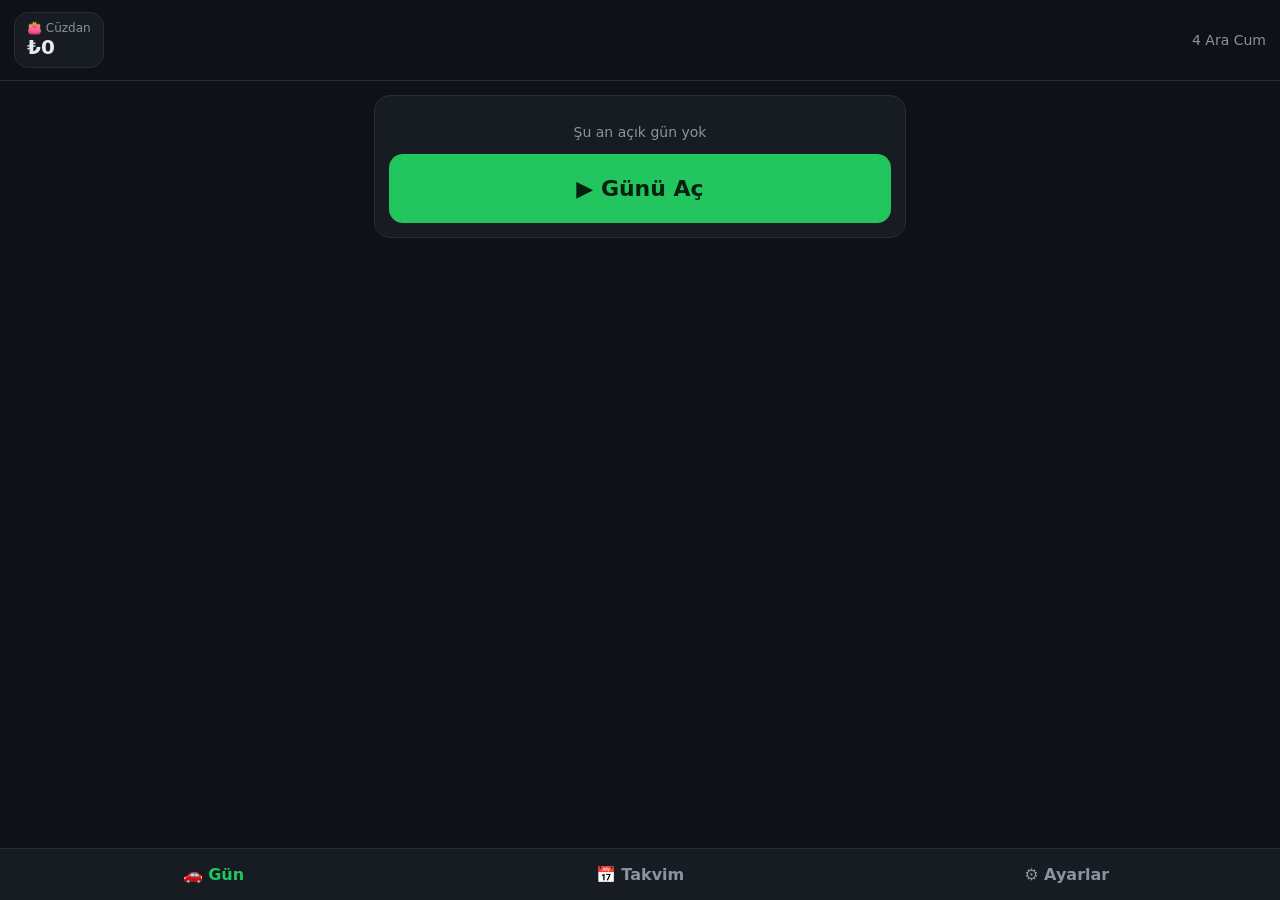
<file: tag-sade/index.html>
<!DOCTYPE html><html lang="tr"><head><meta charset="utf-8">
<meta name="viewport" content="width=device-width,initial-scale=1,viewport-fit=cover">
<meta name="theme-color" content="#0e1116"><meta name="apple-mobile-web-app-capable" content="yes">
<meta name="apple-mobile-web-app-title" content="TAG Sade">
<link rel="manifest" href="./manifest.json"><link rel="icon" href="./icon.svg">
<link rel="apple-touch-icon" sizes="180x180" href="./apple-touch-icon.png">
<title>TAG Sade</title>
<style>
:root{--bg:#0e1116;--card:#171b22;--line:#262c36;--tx:#e6e9ef;--mut:#8b93a1;--g:#22c55e;--r:#ef4444;--a:#f59e0b;--b:#3b82f6}
*{box-sizing:border-box;-webkit-tap-highlight-color:transparent}
body{margin:0;background:var(--bg);color:var(--tx);font-family:system-ui,-apple-system,"Segoe UI",Roboto,sans-serif;padding-bottom:80px}
header{position:sticky;top:0;z-index:5;background:var(--bg);display:flex;align-items:center;justify-content:space-between;padding:12px 14px;border-bottom:1px solid var(--line)}
.wallet{background:var(--card);border:1px solid var(--line);border-radius:14px;padding:8px 12px;cursor:pointer}
.wallet small{color:var(--mut);display:block;font-size:12px}.wallet b{font-size:20px}
main{padding:14px;max-width:560px;margin:auto}
.card{background:var(--card);border:1px solid var(--line);border-radius:16px;padding:14px;margin-bottom:12px}
button{font:inherit;border:0;border-radius:14px;padding:14px;color:#fff;background:var(--line);cursor:pointer;font-weight:600}
.big{width:100%;font-size:22px;padding:22px}.g{background:var(--g);color:#04210f}.r{background:var(--r)}.b{background:var(--b)}.a{background:var(--a);color:#231400}
input,textarea{font:inherit;width:100%;background:#0b0e13;color:var(--tx);border:1px solid var(--line);border-radius:12px;padding:14px;font-size:18px}
.num{font-size:34px;text-align:center;font-weight:700}
.row{display:flex;gap:10px}.row>*{flex:1}
.timer{font-size:44px;font-weight:800;text-align:center;font-variant-numeric:tabular-nums}
.mut{color:var(--mut);font-size:14px}.c{text-align:center}
.stats{display:grid;grid-template-columns:1fr 1fr;gap:8px}.stats div{background:#0b0e13;border-radius:12px;padding:10px}.stats b{display:block;font-size:20px}
.tabs{display:flex;background:var(--card);border-radius:14px;padding:4px;margin-bottom:10px}.tabs button{flex:1;background:none;padding:10px}.tabs button.on{background:var(--line)}
.e{display:flex;align-items:center;gap:8px;padding:10px 0;border-bottom:1px solid var(--line)}.e:last-child{border:0}
.e .amt{font-weight:700;min-width:90px;text-align:right}.e .sm{padding:8px 10px;font-size:14px}
.pos{color:var(--g)}.neg{color:var(--r)}
nav{position:fixed;bottom:0;left:0;right:0;display:flex;background:var(--card);border-top:1px solid var(--line);padding-bottom:env(safe-area-inset-bottom)}
nav button{flex:1;background:none;border-radius:0;padding:16px 4px;color:var(--mut)}nav button.on{color:var(--g)}
.cal{display:grid;grid-template-columns:repeat(7,1fr);gap:4px}
.cal .h{font-size:12px;color:var(--mut);text-align:center}
.d{min-height:62px;background:#0b0e13;border-radius:10px;padding:4px;font-size:11px;cursor:pointer;border:1px solid transparent}
.d.has{border-color:var(--line);background:#121820}.d.today{border-color:var(--b)}.d .n{font-weight:700;font-size:13px}
.d .v{font-weight:700;font-size:11px}
.modal{position:fixed;inset:0;background:#000a;display:none;align-items:flex-end;z-index:10}.modal.on{display:flex}
.sheet{background:var(--card);width:100%;max-width:560px;margin:auto auto 0;border-radius:20px 20px 0 0;padding:18px;max-height:88vh;overflow:auto}
.sheet input{margin-top:8px}
h2{margin:4px 0 12px;font-size:20px}h3{margin:6px 0;font-size:16px}
.hide{display:none}
a{color:var(--b)}
</style></head><body>
<header><div class="wallet" id="wallet" onclick="walletOpen()"><small>👛 Cüzdan</small><b id="wv">₺0</b></div><div class="mut" id="hdate"></div></header>
<main>
<section id="pgDay"></section>
<section id="pgCal" class="hide"></section>
<section id="pgSet" class="hide"></section>
</main>
<nav><button id="nDay" class="on" onclick="go('Day')">🚗 Gün</button><button id="nCal" onclick="go('Cal')">📅 Takvim</button><button id="nSet" onclick="go('Set')">⚙️ Ayarlar</button></nav>
<div class="modal" id="modal" onclick="if(event.target===this)closeM()"><div class="sheet" id="sheet"></div></div>
<script>
// İş: ücret İş Bitti deyince gelire yazılır. Konum ve bölge arka planda, ekranı doldurmaz.
// Eski gelirler konumsuz iş olarak durur. Nominatim: en fazla ~1 istek/sn, önbellek, OSM atfı.
const K='tagSade_v1';
const GK='tagSade_geo_v1';
const LOC_MS=12000;
const GEO_GAP=1100;
let S=load(), tab='in', calM=new Date(); calM.setDate(1);
const geoQ=[], geoQueued=new Set(), geoTries=new Map(), locToken=new Map();
let geoBusy=false;

function load(){
  let raw;
  try{raw=JSON.parse(localStorage.getItem(K)||'{}')}catch(e){raw={}}
  const data=Object.assign({days:[],open:null,adj:[]},raw||{});
  if(!Array.isArray(data.days))data.days=[];
  if(!Array.isArray(data.adj))data.adj=[];
  let changed=false;
  const touch=d=>{
    if(!d)return;
    if(!Array.isArray(d.entries)){d.entries=[];changed=true}
    d.entries.forEach(e=>{
      if(!e||e.t!=='in'||e.kind)return;
      e.kind='job';e.status='done';e.legacy=true;
      if(!e.startTs)e.startTs=e.ts;
      changed=true;
    });
  };
  data.days.forEach(touch);touch(data.open);
  if(changed){try{localStorage.setItem(K,JSON.stringify(data))}catch(e){}}
  return data;
}
function save(){localStorage.setItem(K,JSON.stringify(S))}
function geoCache(){try{const o=JSON.parse(localStorage.getItem(GK)||'{}');return o&&typeof o==='object'?o:{}}catch(e){return {}}}
function saveGeoCache(obj){
  const keys=Object.keys(obj);
  if(keys.length>500){keys.sort((a,b)=>(obj[a].t||0)-(obj[b].t||0));keys.slice(0,keys.length-400).forEach(k=>delete obj[k])}
  try{localStorage.setItem(GK,JSON.stringify(obj))}catch(e){}
}
const nf=new Intl.NumberFormat('tr-TR',{minimumFractionDigits:0,maximumFractionDigits:2});
const tl=v=>(v<0?'-':'')+'₺'+nf.format(Math.abs(Math.round(v*100)/100));
const esc=s=>String(s==null?'':s).replace(/[&<>"]/g,c=>({'&':'&amp;','<':'&lt;','>':'&gt;','"':'&quot;'}[c]));
const tm=t=>new Date(t).toLocaleTimeString('tr-TR',{hour:'2-digit',minute:'2-digit'});
const dt=t=>new Date(t).toLocaleDateString('tr-TR',{day:'numeric',month:'long',year:'numeric',weekday:'long'});
const pn=v=>{v=String(v).replace(/\s/g,'');if(v.includes(','))v=v.replace(/\./g,'').replace(',','.');return parseFloat(v)};
const dur=ms=>{const m=Math.floor(ms/60000);return Math.floor(m/60)+' sa '+String(m%60).padStart(2,'0')+' dk'};
function durShort(ms){const m=Math.round(ms/60000);if(m<=0)return '';if(m<60)return m+' dk';const h=Math.floor(m/60),rm=m%60;return h+' sa'+(rm?' '+rm+' dk':'')}
const dkey=t=>{const d=new Date(t);return d.getFullYear()+'-'+String(d.getMonth()+1).padStart(2,'0')+'-'+String(d.getDate()).padStart(2,'0')};
const hm=t=>{const x=new Date(t);return String(x.getHours()).padStart(2,'0')+':'+String(x.getMinutes()).padStart(2,'0')};
function norm(s){return String(s||'').trim().toLocaleLowerCase('tr-TR').replace(/ı/g,'i')}
function nid(p){return p+Date.now().toString(36)+Math.random().toString(36).slice(2,6)}
function eachDay(fn){S.days.forEach(fn);if(S.open)fn(S.open)}
function findEntry(id){let found=null;eachDay(d=>{if(found)return;const e=(d.entries||[]).find(x=>x.id===id);if(e)found={day:d,entry:e}});return found}
function dayOf(did){return did?S.days.find(x=>x.id===did):S.open}
function counts(e){return !!(e&&e.t==='in'&&e.status!=='cancelled'&&e.status!=='open')}
function activeJob(){if(!S.open)return null;return S.open.entries.find(e=>e.kind==='job'&&e.status==='open')||null}
function calc(d){
  const end=d.end||Date.now();
  const incomes=(d.entries||[]).filter(counts);
  const inc=incomes.reduce((a,e)=>a+e.v,0);
  const exE=(d.entries||[]).filter(e=>e.t==='ex').reduce((a,e)=>a+e.v,0);
  const fuel=d.fuel||0,ex=exE+fuel,net=inc-ex;
  const ms=Math.max(0,end-d.start-(d.brk||0)),h=ms/3600000;
  return{inc,ex,fuel,net,ms,h,ph:h>0?net/h:0,pk:d.km>0?net/d.km:0,rides:incomes.length};
}
function haversine(lat1,lon1,lat2,lon2){
  const R=6371,p=Math.PI/180,dLat=(lat2-lat1)*p,dLon=(lon2-lon1)*p;
  const s=Math.sin(dLat/2)**2+Math.cos(lat1*p)*Math.cos(lat2*p)*Math.sin(dLon/2)**2;
  return 2*R*Math.asin(Math.min(1,Math.sqrt(s)));
}
function jobDuration(e){if(!e||e.legacy||!e.startTs||!e.endTs)return null;const ms=e.endTs-e.startTs;return ms>0?ms:null}
function jobDistance(e){
  const a=e&&e.pickup,b=e&&e.dropoff;
  if(!a||!b||a.lat==null||b.lat==null||a.lng==null||b.lng==null)return null;
  const km=haversine(+a.lat,+a.lng,+b.lat,+b.lng);
  return isFinite(km)?km:null;
}
function cleanName(s){return String(s||'').replace(/\s+(Mahallesi|Mah\.|Köyü)$/i,'').trim()}
function placeLabel(loc){
  if(!loc)return '';
  const area=String(loc.area||'').trim(),city=String(loc.city||'').trim();
  if(area&&city)return area+' · '+city;
  return area||city||'';
}
function hasPlace(loc){return !!placeLabel(loc)}
function walletTotal(){let w=S.days.reduce((a,d)=>a+calc(d).net,0);if(S.open)w+=calc(S.open).net;return w+S.adj.reduce((a,x)=>a+x.v,0)}
function go(p){['Day','Cal','Set'].forEach(x=>{document.getElementById('pg'+x).classList.toggle('hide',x!==p);document.getElementById('n'+x).classList.toggle('on',x===p)});render()}
function render(){
  const w=walletTotal();const wv=document.getElementById('wv');wv.textContent=tl(w);wv.className=w<0?'neg':'';
  document.getElementById('hdate').textContent=new Date().toLocaleDateString('tr-TR',{day:'numeric',month:'short',weekday:'short'});
  rDay();rCal();rSet();
}
function rDay(){
  const el=document.getElementById('pgDay');
  if(!S.open){
    const last=S.days[S.days.length-1];
    el.innerHTML=`<div class="card c"><p class="mut">Şu an açık gün yok</p><button class="big g" id="btnOpen" onclick="openDay()">▶ Günü Aç</button></div>`+(last?summary(last,'Son gün')+dayBtns(last.id):'');
    return;
  }
  const d=S.open,c=calc(d),job=activeJob();
  el.innerHTML=`<div class="card"><div class="mut c">Açılış: ${tm(d.start)} · ${new Date(d.start).toLocaleDateString('tr-TR')}</div><div class="timer" id="timer">${clock(c.ms)}</div>
 <div class="stats"><div><span class="mut">Gelir</span><b class="pos" id="statInc">${tl(c.inc)}</b></div><div><span class="mut">Gider</span><b class="neg">${tl(c.ex)}</b></div>
 <div><span class="mut">Net</span><b>${tl(c.net)}</b></div><div><span class="mut">Müşteri</span><b id="statRides">${c.rides}</b></div></div></div>
 ${formCard(job)}
 <div class="card" id="jobList"><h3>Bugünün kayıtları (${d.entries.length})</h3>${d.entries.length?d.entries.slice().reverse().map(e=>entryRow(e,'')).join(''):'<p class="mut">Henüz kayıt yok</p>'}</div>
 <div class="card"><h3>Günü Kapat</h3><div class="row"><div><span class="mut">Kaç km?</span><input id="km" inputmode="decimal" placeholder="km" value="${d.km?String(d.km).replace('.',','):''}"></div><div><span class="mut">Yakıt ₺</span><input id="fuel" inputmode="decimal" placeholder="₺" value="${d.fuel?String(d.fuel).replace('.',','):''}"></div></div>
 <button class="big a" style="margin-top:10px" id="btnClose" onclick="closeDay()">■ Günü Kapat</button></div>`;
}
function formCard(job){
  const tabs=`<div class="tabs"><button class="${tab==='in'?'on':''}" onclick="tab='in';rDay()">+ Gelir</button><button class="${tab==='ex'?'on':''}" onclick="tab='ex';rDay()">− Gider</button></div>`;
  if(tab==='ex')return `<div class="card">${tabs}<input id="amt" class="num" inputmode="decimal" placeholder="₺ tutar" onkeydown="if(event.key==='Enter')addExpense()"><input id="note" placeholder="Ne gideri? (yemek, yıkama…)" style="margin:8px 0;font-size:16px" onkeydown="if(event.key==='Enter')addExpense()"><button class="big r" id="btnAdd" onclick="addExpense()">Gider Ekle</button></div>`;
  if(job)return `<div class="card">${tabs}<button class="big g" id="btnFinish" onclick="finishJob('${job.id}','')">İş Bitti</button></div>`;
  return `<div class="card">${tabs}<input id="amt" class="num" inputmode="decimal" placeholder="₺ tutar" onkeydown="if(event.key==='Enter')startJob()"><input id="note" placeholder="Not (isteğe bağlı)" style="margin:8px 0;font-size:16px" onkeydown="if(event.key==='Enter')startJob()"><button class="big g" id="btnStart" onclick="startJob()">İş Başladı</button></div>`;
}
function entryRow(e,did){
  const open=e.kind==='job'&&e.status==='open';
  const amt=e.t!=='in'?`<span class="amt neg">−${tl(e.v)}</span>`:open?`<span class="amt">${tl(e.v)}</span>`:`<span class="amt pos">+${tl(e.v)}</span>`;
  return `<div class="e" data-eid="${e.id}"><span class="mut">${tm(e.ts||e.startTs)}</span><span style="flex:1">${esc(e.note)}</span>${amt}<button class="sm" onclick="editE('${e.id}','${did}')">✎</button><button class="sm" onclick="delE('${e.id}','${did}')">🗑</button></div>`;
}
const clock=ms=>{const s=Math.floor(ms/1000);return String(Math.floor(s/3600)).padStart(2,'0')+':'+String(Math.floor(s/60)%60).padStart(2,'0')+':'+String(s%60).padStart(2,'0')};
function openDay(){if(S.open)return alert('Zaten açık bir gün var.');S.open={id:nid('d'),start:Date.now(),entries:[]};save();render()}
function startJob(){
  if(!S.open||activeJob())return;
  const a=document.getElementById('amt');const v=pn(a.value);if(!(v>0)){a.focus();return}
  const note=(document.getElementById('note').value||'').trim(),ts=Date.now();
  const e={id:nid('e'),t:'in',kind:'job',status:'open',legacy:false,v,note,ts,startTs:ts,endTs:null,pickup:{status:'pending'},dropoff:null};
  S.open.entries.push(e);save();captureLoc(e.id,'pickup');render();
}
function addExpense(){
  if(!S.open)return;
  const a=document.getElementById('amt');const v=pn(a.value);if(!(v>0)){a.focus();return}
  S.open.entries.push({id:nid('e'),t:'ex',v,note:(document.getElementById('note').value||'').trim(),ts:Date.now()});
  save();render();const n=document.getElementById('amt');if(n)n.focus();
}
function finishJob(id,did){
  const d=dayOf(did);if(!d)return;
  const e=d.entries.find(x=>x.id===id);if(!e||e.status!=='open')return;
  e.status='done';e.legacy=false;
  const closed=!!(did&&d.end);
  if(closed){e.endTs=(d.end>e.startTs)?d.end:Date.now();save();after(did);return}
  e.endTs=Date.now();
  const prev=e.dropoff||{};
  if(prev.manual)e.dropoff={status:'pending',area:prev.area||'',city:prev.city||'',district:prev.district||'',neighbourhood:prev.neighbourhood||'',manual:true};
  else e.dropoff={status:'pending'};
  save();captureLoc(id,'dropoff');after(did);
}
function after(did){save();render();if(did)showDay(did)}
function delE(id,did){const d=dayOf(did);if(!d||!confirm('Kayıt silinsin mi?'))return;d.entries=d.entries.filter(e=>e.id!==id);after(did)}
function editE(id,did){
  const d=dayOf(did);if(!d)return;
  const e=d.entries.find(x=>x.id===id);if(!e)return;
  if(e.t==='in'&&e.kind==='job')return editJob(id,did);
  const v=prompt('Yeni tutar (₺):',String(e.v).replace('.',','));if(v===null)return;
  const n=pn(v);if(!(n>0))return alert('Geçersiz tutar');
  const no=prompt('Not:',e.note||'');e.v=n;if(no!==null)e.note=no.trim();after(did);
}
function editJob(id,did){
  const d=dayOf(did);if(!d)return;
  const e=d.entries.find(x=>x.id===id);if(!e)return;
  const p=e.pickup||{},dp=e.dropoff||{};
  M(`<h2>Düzenle</h2>
    <input id="ev" class="num" inputmode="decimal" value="${esc(String(e.v).replace('.',','))}">
    <input id="en" placeholder="Not" value="${esc(e.note||'')}">
    <p class="mut">Alış bölgesi</p>
    <input id="pa" data-orig="${esc(p.area||'')}" value="${esc(p.area||'')}" placeholder="Mahalle, ilçe">
    <input id="pc" data-orig="${esc(p.city||'')}" value="${esc(p.city||'')}" placeholder="Şehir">
    <p class="mut">Bırakış bölgesi</p>
    <input id="da" data-orig="${esc(dp.area||'')}" value="${esc(dp.area||'')}" placeholder="Mahalle, ilçe">
    <input id="dc" data-orig="${esc(dp.city||'')}" value="${esc(dp.city||'')}" placeholder="Şehir">
    <button class="big g" id="btnSaveJob" onclick="saveJobEdit('${id}','${did}')">Kaydet</button>
    <button style="width:100%;margin-top:8px" onclick="${did?`showDay('${did}')`:'closeM()'}">Vazgeç</button>`);
}
function saveJobEdit(id,did){
  const d=dayOf(did);if(!d)return;
  const e=d.entries.find(x=>x.id===id);if(!e)return;
  const n=pn(document.getElementById('ev').value);if(!(n>0))return alert('Geçersiz tutar');
  e.v=n;e.note=document.getElementById('en').value.trim();
  [['pickup','pa','pc'],['dropoff','da','dc']].forEach(([slot,ai,ci])=>{
    const areaEl=document.getElementById(ai),cityEl=document.getElementById(ci);
    const area=areaEl.value.trim(),city=cityEl.value.trim();
    if(area===(areaEl.dataset.orig||'')&&city===(cityEl.dataset.orig||''))return;
    e[slot]=Object.assign({},e[slot],{area,city,manual:true});
  });
  closeM();after(did);
}
function closeDay(){
  const km=pn(document.getElementById('km').value||0)||0,fuel=pn(document.getElementById('fuel').value||0)||0;
  const msg=activeJob()?'Gün kapatılsın mı? Açık işi takvimden bitirebilirsin.':'Gün kapatılsın mı?';
  if(!confirm(msg))return;
  const d=S.open;d.end=Date.now();d.km=km;d.fuel=fuel;S.days.push(d);S.open=null;save();render();showDay(d.id);
}
function summary(d,title){
  const c=calc(d);
  return `<div class="card"><h3>${title||'Gün özeti'}</h3><div class="mut">${dt(d.start)}<br>${tm(d.start)} → ${d.end?tm(d.end):'…'} (${dur(c.ms)})</div><br>
 <div class="stats"><div><span class="mut">Gelir</span><b class="pos">${tl(c.inc)}</b></div><div><span class="mut">Gider (yakıt dahil)</span><b class="neg">${tl(c.ex)}</b></div>
 <div><span class="mut">Net</span><b class="${c.net<0?'neg':'pos'}">${tl(c.net)}</b></div><div><span class="mut">Süre</span><b>${dur(c.ms)}</b></div>
 <div><span class="mut">Saatlik net</span><b>${tl(c.ph)}</b></div><div><span class="mut">Km başı net</span><b>${d.km?tl(c.pk):'—'}</b></div>
 <div><span class="mut">Müşteri sayısı</span><b>${c.rides}</b></div><div><span class="mut">Müşteri başı ort.</span><b>${c.rides?tl(c.inc/c.rides):'—'}</b></div><div><span class="mut">Saatte müşteri</span><b>${c.h>0?nf.format(Math.round(c.rides/c.h*10)/10):'—'}</b></div><div><span class="mut">Km / Yakıt</span><b>${nf.format(d.km||0)} km · ${tl(c.fuel)}</b></div></div></div>`;
}
function showDay(id){
  const d=S.days.find(x=>x.id===id);if(!d)return;
  const open=d.entries.find(e=>e.kind==='job'&&e.status==='open');
  const fin=open?`<button class="big g" style="margin-bottom:10px" id="btnFinish" onclick="finishJob('${open.id}','${d.id}')">İş Bitti</button>`:'';
  M(summary(d,'Gün özeti')+dayBtns(d.id)+`<div class="card"><h3>Kayıtlar (${d.entries.length})</h3>${fin}${d.entries.map(e=>entryRow(e,d.id)).join('')||'<p class="mut">Kayıt yok</p>'}
 <div class="row" style="margin-top:8px"><button class="g" onclick="addC('${d.id}','in')">+ Gelir ekle</button><button class="r" onclick="addC('${d.id}','ex')">− Gider ekle</button></div></div>
 <div class="row"><button class="r" onclick="delDay('${d.id}')">Günü Sil</button><button onclick="closeM()">Kapat</button></div>`);
}
function dayBtns(id){return `<div class="row" style="margin-bottom:12px"><button class="g" onclick="reopen('${id}')">▶ Günü Tekrar Aç</button><button onclick="editDay('${id}')">✎ Günü Düzenle</button></div>`}
function reopen(id){
  if(S.open)return alert('Önce açık olan günü kapat.');
  const d=S.days.find(x=>x.id===id);if(!d)return;
  if(!confirm('Bu gün tekrar açılsın mı? Süre kaldığı yerden devam eder.'))return;
  d.brk=(d.brk||0)+Math.max(0,Date.now()-d.end);delete d.end;
  S.days=S.days.filter(x=>x.id!==id);S.open=d;save();closeM();go('Day');
}
function addC(did,t){
  const d=dayOf(did);if(!d)return;
  const v=prompt((t==='in'?'Gelir':'Gider')+' tutarı (₺):');if(v===null)return;
  const n=pn(v);if(!(n>0))return alert('Geçersiz tutar');
  const no=prompt('Not (isteğe bağlı):','');
  const ts=d.end||Date.now();
  const e={id:nid('e'),t,v:n,note:(no||'').trim(),ts};
  if(t==='in'){e.kind='plain';e.status='done';e.startTs=ts}
  d.entries.push(e);d.entries.sort((a,b)=>(a.ts||0)-(b.ts||0));after(did);
}
function atHM(base,v){const m=String(v).trim().match(/^(\d{1,2})[:.](\d{2})$/);if(!m||+m[1]>23||+m[2]>59)return null;const x=new Date(base);x.setHours(+m[1],+m[2],0,0);return x.getTime()}
function editDay(id){
  const d=S.days.find(x=>x.id===id);if(!d)return;
  const km=prompt('Kaç km?',String(d.km||0).replace('.',','));if(km===null)return;
  const fu=prompt('Yakıt ₺:',String(d.fuel||0).replace('.',','));if(fu===null)return;
  const st=prompt('Başlangıç saati (SS:DD):',hm(d.start));if(st===null)return;
  const en=prompt('Bitiş saati (SS:DD):',hm(d.end));if(en===null)return;
  const k=pn(km||0),f=pn(fu||0);if(isNaN(k)||isNaN(f)||k<0||f<0)return alert('Geçersiz km veya yakıt');
  const ns=atHM(d.start,st);let ne=atHM(d.start,en);if(ns===null||ne===null)return alert('Saat SS:DD şeklinde olmalı, örn. 08:30');
  if(ne<=ns)ne+=86400000;const tc=st!==hm(d.start)||en!==hm(d.end);d.km=k;d.fuel=f;
  if(tc){d.start=ns;d.end=ne;d.brk=0}after(id);
}
function delDay(id){if(!confirm('Bu gün tamamen silinsin mi?'))return;S.days=S.days.filter(x=>x.id!==id);save();closeM();render()}
function rCal(){
  const el=document.getElementById('pgCal');const y=calM.getFullYear(),m=calM.getMonth();
  const days=S.days.filter(d=>{const s=new Date(d.start);return s.getFullYear()===y&&s.getMonth()===m});
  let net=0,h=0;days.forEach(d=>{const c=calc(d);net+=c.net;h+=c.h});
  const by={};days.forEach(d=>(by[dkey(d.start)]=by[dkey(d.start)]||[]).push(d));
  const first=(new Date(y,m,1).getDay()+6)%7,n=new Date(y,m+1,0).getDate(),tk=dkey(Date.now());
  let g=['Pzt','Sal','Çar','Per','Cum','Cmt','Paz'].map(x=>`<div class="h">${x}</div>`).join('')+'<div></div>'.repeat(first);
  for(let i=1;i<=n;i++){const k=dkey(new Date(y,m,i));const L=by[k]||[];let inner='';
    if(L.length){let dn=0,dh=0;L.forEach(d=>{const c=calc(d);dn+=c.net;dh+=c.h});inner=`<div class="v ${dn<0?'neg':'pos'}">${tl(dn)}</div><div class="mut" style="font-size:10px">${nf.format(Math.round(dh*10)/10)}sa · ${tl(dh?dn/dh:0)}/sa</div>`}
    g+=`<div class="d ${L.length?'has':''} ${k===tk?'today':''}" onclick="${L.length?`dayList('${k}')`:''}"><div class="n">${i}</div>${inner}</div>`;
  }
  el.innerHTML=`<div class="card"><div class="row" style="align-items:center"><button onclick="calM.setMonth(calM.getMonth()-1);rCal()" style="flex:0">◀</button>
 <h2 class="c" style="flex:1;margin:0">${calM.toLocaleDateString('tr-TR',{month:'long',year:'numeric'})}</h2><button onclick="calM.setMonth(calM.getMonth()+1);rCal()" style="flex:0">▶</button></div><br>
 <div class="stats" style="grid-template-columns:1fr 1fr 1fr"><div><span class="mut">Ay net</span><b class="${net<0?'neg':'pos'}">${tl(net)}</b></div><div><span class="mut">Saat</span><b>${nf.format(Math.round(h*10)/10)}</b></div><div><span class="mut">Ort. saatlik</span><b>${tl(h?net/h:0)}</b></div></div>
 <div class="mut c" style="margin-top:6px">${days.length} gün çalışıldı · ${days.reduce((a,d)=>a+calc(d).rides,0)} müşteri</div></div><div class="card cal">${g}</div>`;
}
function dayList(k){
  const L=S.days.filter(d=>dkey(d.start)===k);if(L.length===1)return showDay(L[0].id);
  M(`<h2>${dt(L[0].start)}</h2>`+L.map(d=>{const c=calc(d);return `<button style="width:100%;margin-bottom:8px;text-align:left" onclick="showDay('${d.id}')">${tm(d.start)}–${d.end?tm(d.end):'…'} · Net ${tl(c.net)} · ${dur(c.ms)}</button>`}).join(''));
}
function walletOpen(){
  const w=walletTotal();
  M(`<h2>👛 Cüzdan: ${tl(w)}</h2><p class="mut">Tüm günlerin net toplamı + manuel düzeltmeler. Para çektiysen veya kasayı gerçek nakde eşitlemek istersen buradan gir.</p>
 <input id="wa" class="num" inputmode="decimal" placeholder="₺ tutar"><input id="wn" placeholder="Not (örn. para çektim)" style="margin:8px 0">
 <div class="row"><button class="r" id="btnWOut" onclick="adj(-1)">− Para Çektim</button><button class="g" onclick="adj(1)">+ Ekle</button></div>
 <button style="width:100%;margin-top:8px" onclick="setTo()">Cüzdanı bu tutara eşitle</button>
 <h3 style="margin-top:16px">Düzeltmeler</h3>${S.adj.slice().reverse().map(a=>`<div class="e"><span class="mut">${new Date(a.ts).toLocaleDateString('tr-TR')} ${tm(a.ts)}</span><span style="flex:1">${esc(a.note)}</span><span class="amt ${a.v<0?'neg':'pos'}">${tl(a.v)}</span><button class="sm" onclick="delAdj('${a.id}')">🗑</button></div>`).join('')||'<p class="mut">Yok</p>'}`);
}
function adj(s,force){
  const v=force!==undefined?force:pn(document.getElementById('wa').value)*s;if((!v&&v!==0)||isNaN(v))return;
  S.adj.push({id:nid('a'),v,note:(document.getElementById('wn').value.trim()||(force!==undefined?'Eşitleme':s<0?'Para çektim':'Ekleme')),ts:Date.now()});
  save();render();walletOpen();
}
function setTo(){const t=pn(document.getElementById('wa').value);if(isNaN(t))return;adj(0,t-walletTotal())}
function delAdj(id){S.adj=S.adj.filter(a=>a.id!==id);save();render();walletOpen()}
function rSet(){
  const el=document.getElementById('pgSet');
  const net=S.days.reduce((a,d)=>a+calc(d).net,0);
  el.innerHTML=`<div class="card"><h3>Yedekleme</h3><p class="mut">Veriler sadece bu cihazda (tarayıcıda) saklanır. Düzenli yedek almanı öneririm.</p>
 <button class="b big" id="btnJson" onclick="exp()">⬇ Yedeği İndir (JSON)</button>
 <button class="b big" id="btnCsv" style="margin-top:8px" onclick="expCsv()">⬇ İşleri İndir (CSV)</button>
 <br><br><label><button class="big" onclick="document.getElementById('imp').click()">⬆ Yedekten Yükle</button></label><input type="file" id="imp" accept=".json,application/json" class="hide" onchange="imp(this)"></div>
 <div class="card"><h3>Cüzdan</h3><button class="big" onclick="walletOpen()">Para çektim / düzelt</button></div>
 ${analizCard()}
 <div class="card"><h3>Özet</h3><p class="mut">${S.days.length} kapalı gün · Toplam net ${tl(net)}</p><button class="r" onclick="wipe()">Tüm verileri sil</button></div>`;
}
function analizCard(){
  const rows=[];
  eachDay(d=>(d.entries||[]).forEach(e=>{if(counts(e))rows.push({e,d})}));
  if(!rows.length)return `<div class="card" id="analiz"><h3>Analiz</h3><p class="mut">İşlerin birikince en iyi saat, alış bölgesi ve bekleme burada görünür.</p></div>`;
  const hours=Array.from({length:24},()=>({fare:0,n:0}));
  rows.forEach(({e})=>{const h=new Date(e.startTs||e.ts).getHours();hours[h].fare+=e.v;hours[h].n++});
  const bestH=hours.map((x,h)=>({h,fare:x.fare,n:x.n})).filter(x=>x.n).sort((a,b)=>b.fare-a.fare||b.n-a.n).slice(0,3);
  const areas=new Map();
  rows.forEach(({e})=>{
    const label=placeLabel(e.pickup);if(!label)return;
    const k=norm(label);let g=areas.get(k);if(!g){g={label,fare:0,n:0};areas.set(k,g)}
    g.fare+=e.v;g.n++;
  });
  const bestA=[...areas.values()].sort((a,b)=>b.fare-a.fare).slice(0,3);
  const gaps=[];
  eachDay(d=>{
    const seq=(d.entries||[]).filter(e=>e.t==='in'&&e.status!=='cancelled'&&(counts(e)||(e.kind==='job'&&e.status==='open')));
    seq.sort((a,b)=>(a.startTs||a.ts)-(b.startTs||b.ts));
    for(let i=0;i<seq.length-1;i++){
      const a=seq[i],b=seq[i+1];
      const end=(a.kind==='job'&&a.endTs&&!a.legacy)?a.endTs:(a.startTs||a.ts);
      const ms=(b.startTs||b.ts)-end;
      if(ms<60000)continue;
      const label=placeLabel(a.dropoff);
      if(label)gaps.push({ms,label});
    }
  });
  let pool=gaps.filter(g=>g.ms<3*3600000);
  if(!pool.length)pool=gaps.slice().sort((a,b)=>b.ms-a.ms).slice(0,3);
  const wmap=new Map();
  pool.forEach(g=>{const k=norm(g.label);let r=wmap.get(k);if(!r){r={label:g.label,ms:0,n:0};wmap.set(k,r)}r.ms+=g.ms;r.n++});
  const waits=[...wmap.values()].map(r=>({label:r.label,avg:r.ms/r.n})).sort((a,b)=>b.avg-a.avg).slice(0,3);
  const block=(title,lines)=>lines.length?`<p><span class="mut">${title}</span><br>${lines.join('<br>')}</p>`:'';
  return `<div class="card" id="analiz"><h3>Analiz</h3>
    ${block('En iyi saat',bestH.map(h=>esc(String(h.h).padStart(2,'0')+':00 · '+h.n+' müşteri · '+tl(h.fare))))}
    ${block('En iyi alış',bestA.map(a=>esc(a.label+' · '+a.n+' müşteri · '+tl(a.fare))))}
    ${block('En uzun bekleme',waits.map(w=>esc(w.label+' sonrası · '+durShort(w.avg))))}
    <p class="mut">Bölge adları © <a href="https://www.openstreetmap.org/copyright" target="_blank" rel="noopener">OpenStreetMap</a></p></div>`;
}
function exp(){const b=new Blob([JSON.stringify(S,null,1)],{type:'application/json'});const a=document.createElement('a');a.href=URL.createObjectURL(b);a.download='tag-yedek-'+dkey(Date.now())+'.json';a.click()}
function csvCell(v){const s=v==null?'':String(v);return /[",\n\r]/.test(s)?'"'+s.replace(/"/g,'""')+'"':s}
function csvNum(v,digits){if(v==null||!isFinite(v))return '';return digits==null?String(Math.round(v*100)/100):Number(v).toFixed(digits)}
function durumOf(e){if(e.kind==='plain')return 'duz';if(e.legacy)return 'eski';if(e.status==='open')return 'acik';if(e.status==='cancelled')return 'iptal';return 'bitti'}
function expCsv(){
  const header=['tarih','baslangic','bitis_tarih','bitis','ucret','alis_lat','alis_lng','alis_bolge','alis_sehir','birakis_lat','birakis_lng','birakis_bolge','birakis_sehir','sure_dk','mesafe_km','gun_id','not','durum'];
  const rows=[];eachDay(d=>(d.entries||[]).forEach(e=>{if(e.t==='in')rows.push({d,e})}));
  rows.sort((a,b)=>(a.e.startTs||a.e.ts)-(b.e.startTs||b.e.ts));
  const lines=[header.join(',')];
  rows.forEach(({d,e})=>{
    const start=e.startTs||e.ts,ms=jobDuration(e),km=jobDistance(e),p=e.pickup||{},dp=e.dropoff||{};
    lines.push([dkey(start),hm(start),e.endTs?dkey(e.endTs):'',e.endTs?hm(e.endTs):'',csvNum(e.v,2),p.lat==null?'':csvNum(p.lat,6),p.lng==null?'':csvNum(p.lng,6),p.area||'',p.city||'',dp.lat==null?'':csvNum(dp.lat,6),dp.lng==null?'':csvNum(dp.lng,6),dp.area||'',dp.city||'',ms==null?'':csvNum(ms/60000,1),km==null?'':csvNum(km,3),d.id,e.note||'',durumOf(e)].map(csvCell).join(','));
  });
  const b=new Blob(['\uFEFF'+lines.join('\n')],{type:'text/csv;charset=utf-8'});
  const a=document.createElement('a');a.href=URL.createObjectURL(b);a.download='tag-isler-'+dkey(Date.now())+'.csv';a.click();
}
function imp(i){
  const f=i.files&&i.files[0];if(!f)return;
  const r=new FileReader();
  r.onload=()=>{try{const d=JSON.parse(r.result);if(!Array.isArray(d.days))throw 0;if(!confirm('Mevcut veriler yedekle değiştirilsin mi?'))return;localStorage.setItem(K,JSON.stringify(d));S=load();save();render();kickGeo();alert('Yedek yüklendi')}catch(e){alert('Geçersiz yedek dosyası')}};
  r.readAsText(f);i.value='';
}
function wipe(){if(confirm('TÜM veriler silinecek. Emin misin?')&&confirm('Geri alınamaz. Son kez onayla.')){S={days:[],open:null,adj:[]};save();try{localStorage.removeItem(GK)}catch(e){}render()}}
function M(h){document.getElementById('sheet').innerHTML=h;document.getElementById('modal').classList.add('on')}
function closeM(){document.getElementById('modal').classList.remove('on')}
function bumpToken(id,slot){const k=id+'|'+slot;const n=(locToken.get(k)||0)+1;locToken.set(k,n);return n}
function captureLoc(id,slot){
  const my=bumpToken(id,slot);
  const mark=patch=>{
    if(locToken.get(id+'|'+slot)!==my)return;
    const f=findEntry(id);if(!f)return;
    const cur=f.entry[slot]||{};
    if(cur.lat!=null&&patch.status&&patch.status!=='ok')return;
    f.entry[slot]=Object.assign({},cur,patch);
    save();
    if(patch.lat!=null&&!f.entry[slot].manual&&!hasPlace(f.entry[slot]))enqueueGeo(id,slot);
  };
  if(!navigator.geolocation){mark({status:'unavailable'});return}
  let done=false;
  const timer=setTimeout(()=>{if(done)return;done=true;mark({status:'timeout'})},LOC_MS);
  try{
    navigator.geolocation.getCurrentPosition(pos=>{
      if(done)return;done=true;clearTimeout(timer);
      const c=pos&&pos.coords;
      if(!c||c.latitude==null||c.longitude==null){mark({status:'unavailable'});return}
      mark({status:'ok',lat:c.latitude,lng:c.longitude,acc:c.accuracy,at:Date.now()});
    },err=>{
      if(done)return;done=true;clearTimeout(timer);
      const code=err&&err.code;
      mark({status:code===1?'denied':code===3?'timeout':'unavailable'});
    },{enableHighAccuracy:true,timeout:LOC_MS-1000,maximumAge:slot==='dropoff'?0:8000});
  }catch(e){if(!done){done=true;clearTimeout(timer);mark({status:'unavailable'})}}
}
function enqueueGeo(id,slot){
  const k=id+'|'+slot;if(geoQueued.has(k))return;
  const f=findEntry(id);if(!f)return;const loc=f.entry[slot];
  if(!loc||loc.lat==null||loc.manual||hasPlace(loc))return;
  geoQueued.add(k);geoQ.push({id,slot});pumpGeo();
}
function kickGeo(){eachDay(d=>(d.entries||[]).forEach(e=>{enqueueGeo(e.id,'pickup');enqueueGeo(e.id,'dropoff')}))}
async function pumpGeo(){
  if(geoBusy||!navigator.onLine||!geoQ.length)return;
  const job=geoQ[0],f=findEntry(job.id),loc=f&&f.entry[job.slot];
  if(!f||!loc||loc.lat==null||loc.manual||hasPlace(loc)){geoQ.shift();geoQueued.delete(job.id+'|'+job.slot);setTimeout(pumpGeo,0);return}
  const key=Number(loc.lat).toFixed(4)+','+Number(loc.lng).toFixed(4),hit=geoCache()[key];
  if(hit&&(hit.area||hit.city)){geoQ.shift();geoQueued.delete(job.id+'|'+job.slot);geoTries.delete(job.id+'|'+job.slot);applyGeo(job.id,job.slot,hit);setTimeout(pumpGeo,0);return}
  geoBusy=true;
  try{
    const parsed=await lookupPlace(loc.lat,loc.lng);
    if(!parsed)throw new Error('empty');
    const all=geoCache();all[key]=Object.assign({},parsed,{t:Date.now()});saveGeoCache(all);
    geoQ.shift();geoQueued.delete(job.id+'|'+job.slot);geoTries.delete(job.id+'|'+job.slot);applyGeo(job.id,job.slot,parsed);
  }catch(e){
    geoQ.shift();const k=job.id+'|'+job.slot;const n=(geoTries.get(k)||0)+1;geoTries.set(k,n);geoQueued.delete(k);
    if(navigator.onLine&&n<=5)setTimeout(()=>enqueueGeo(job.id,job.slot),Math.min(60000,3000*n));
  }
  geoBusy=false;setTimeout(pumpGeo,GEO_GAP);
}
function applyGeo(id,slot,parsed){
  const f=findEntry(id);if(!f)return;const loc=f.entry[slot];
  if(!loc||loc.manual||hasPlace(loc))return;
  f.entry[slot]=Object.assign({},loc,{area:parsed.area||'',district:parsed.district||'',neighbourhood:parsed.neighbourhood||'',city:parsed.city||''});
  save();
}
async function fetchJson(url){
  const ctrl=new AbortController();const t=setTimeout(()=>ctrl.abort(),8000);
  try{const res=await fetch(url,{headers:{'Accept':'application/json'},signal:ctrl.signal});if(!res.ok)throw new Error(String(res.status));return await res.json()}
  finally{clearTimeout(t)}
}
async function lookupPlace(lat,lng){
  try{const osm=await lookupNominatim(lat,lng);if(osm&&(osm.area||osm.city))return osm}catch(e){}
  try{const bdc=await lookupBdc(lat,lng);if(bdc&&(bdc.area||bdc.city))return bdc}catch(e){}
  return null;
}
async function lookupNominatim(lat,lng){
  const url='https://nominatim.openstreetmap.org/reverse?format=jsonv2&lat='+encodeURIComponent(lat)+'&lon='+encodeURIComponent(lng)+'&zoom=17&addressdetails=1&accept-language=tr';
  const data=await fetchJson(url);return parseOsm(data&&data.address);
}
async function lookupBdc(lat,lng){
  const url='https://api.bigdatacloud.net/data/reverse-geocode-client?latitude='+encodeURIComponent(lat)+'&longitude='+encodeURIComponent(lng)+'&localityLanguage=tr';
  return parseBdc(await fetchJson(url));
}
function parseOsm(addr){
  if(!addr)return null;
  const pick=(...ks)=>{for(const k of ks)if(addr[k])return cleanName(addr[k]);return ''};
  let neighbourhood=pick('neighbourhood','suburb','quarter','hamlet','village');
  let district=pick('city_district','town','county','municipality','borough');
  let city=pick('province');const cityField=pick('city');
  if(!city){const state=pick('state');if(state&&!/bölge/i.test(state))city=state;if(!city)city=cityField}
  else if(!district&&cityField&&norm(cityField)!==norm(city)&&norm(cityField)!==norm(neighbourhood))district=cityField;
  if(norm(district)===norm(city)||norm(district)===norm(neighbourhood))district='';
  if(norm(neighbourhood)===norm(district)||norm(neighbourhood)===norm(city))neighbourhood='';
  const parts=[];if(neighbourhood)parts.push(neighbourhood);if(district)parts.push(district);
  const area=parts.join(', ');if(!area&&!city)return null;
  return {area,district,neighbourhood,city};
}
function parseBdc(data){
  if(!data)return null;
  const adm=(data.localityInfo&&data.localityInfo.administrative)||[];
  const nameAt=lvl=>{const hit=adm.find(a=>a&&a.adminLevel===lvl&&a.name);return hit?cleanName(hit.name):''};
  let city=nameAt(4)||data.principalSubdivision||'';
  let district=nameAt(6)||data.locality||'';
  let neighbourhood=nameAt(8)||nameAt(9)||nameAt(10)||'';
  if(!city&&data.city&&norm(data.city)!==norm(district))city=cleanName(data.city);
  if(norm(district)===norm(city))district='';
  if(norm(neighbourhood)===norm(district)||norm(neighbourhood)===norm(city))neighbourhood='';
  const parts=[];if(neighbourhood)parts.push(neighbourhood);if(district)parts.push(district);
  const area=parts.join(', ');if(!area&&!city)return null;
  return {area,district,neighbourhood,city};
}
function settleStaleLoc(){
  let changed=false;
  eachDay(d=>(d.entries||[]).forEach(e=>['pickup','dropoff'].forEach(slot=>{
    const loc=e[slot];if(loc&&loc.status==='pending'&&loc.lat==null){loc.status='timeout';changed=true}
  })));
  if(changed)save();
}
setInterval(()=>{if(S.open){const c=calc(S.open);const t=document.getElementById('timer');if(t)t.textContent=clock(c.ms)}},1000);
window.addEventListener('storage',e=>{if(e.key&&e.key!==K&&e.key!==GK)return;S=load();render();kickGeo()});
window.addEventListener('online',()=>{geoTries.clear();kickGeo();pumpGeo()});
document.addEventListener('visibilitychange',()=>{if(document.visibilityState==='visible'){kickGeo();pumpGeo()}});
settleStaleLoc();render();kickGeo();
if('serviceWorker' in navigator&&location.protocol.startsWith('http'))navigator.serviceWorker.register('./sw.js',{scope:'./'}).catch(()=>{});
</script></body></html>
</file>
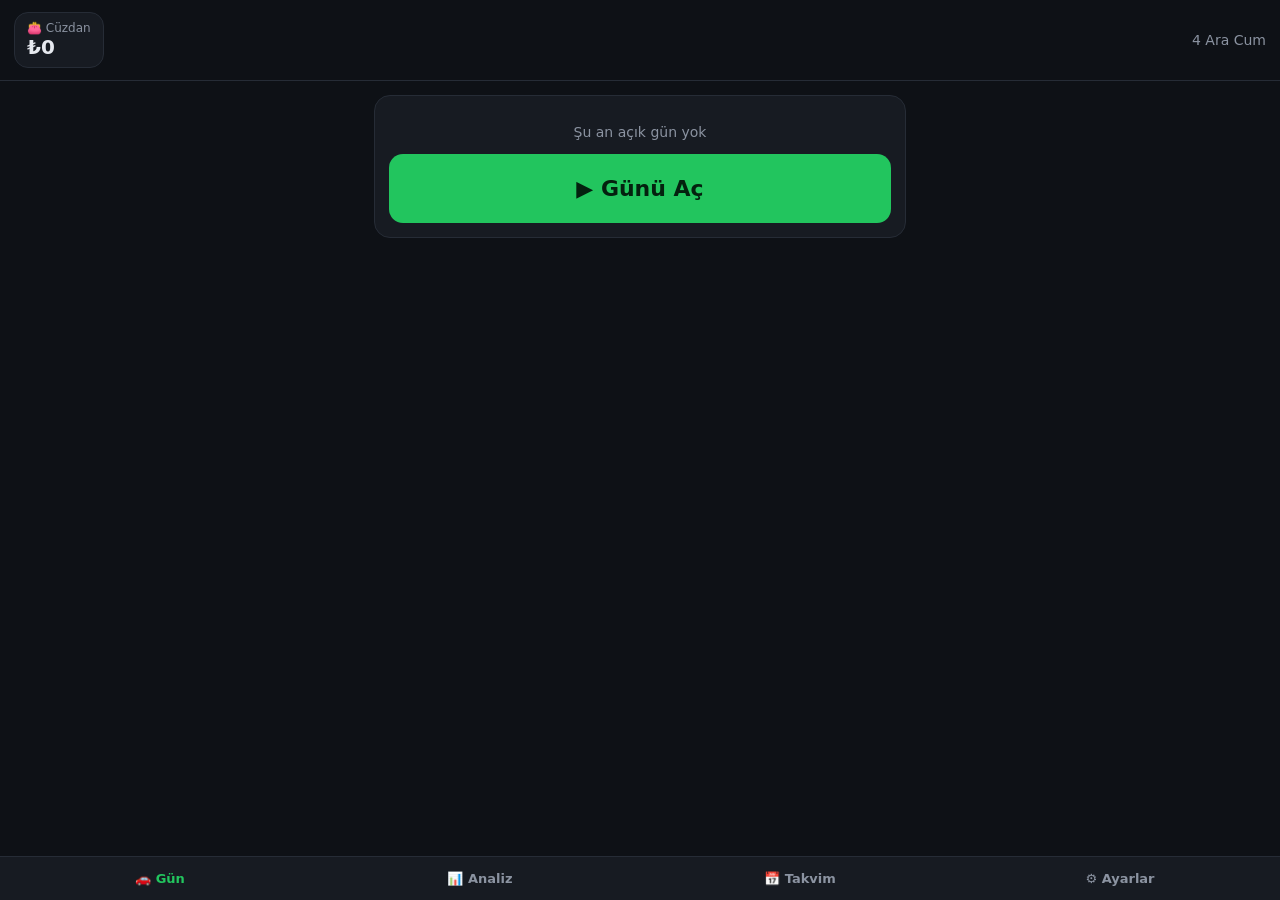
<file: tag/index.html>
<!DOCTYPE html><html lang="tr"><head><meta charset="utf-8">
<meta name="viewport" content="width=device-width,initial-scale=1,viewport-fit=cover">
<meta name="theme-color" content="#0e1116"><meta name="apple-mobile-web-app-capable" content="yes">
<link rel="manifest" href="./manifest.json"><link rel="icon" href="./icon.svg">
<link rel="apple-touch-icon" sizes="180x180" href="./apple-touch-icon.png">
<title>TAG Kazanç</title>
<style>
:root{--bg:#0e1116;--card:#171b22;--line:#262c36;--tx:#e6e9ef;--mut:#8b93a1;--g:#22c55e;--r:#ef4444;--a:#f59e0b;--b:#3b82f6}
*{box-sizing:border-box;-webkit-tap-highlight-color:transparent}
html{color-scheme:dark}
body{margin:0;background:var(--bg);color:var(--tx);font-family:system-ui,-apple-system,"Segoe UI",Roboto,sans-serif;padding-bottom:80px}
header{position:sticky;top:0;z-index:5;background:var(--bg);display:flex;align-items:center;justify-content:space-between;padding:12px 14px;border-bottom:1px solid var(--line)}
.wallet{background:var(--card);border:1px solid var(--line);border-radius:14px;padding:8px 12px;cursor:pointer}
.wallet small{color:var(--mut);display:block;font-size:12px}.wallet b{font-size:20px}
main{padding:14px;max-width:560px;margin:auto}
.card{background:var(--card);border:1px solid var(--line);border-radius:16px;padding:14px;margin-bottom:12px}
button{font:inherit;border:0;border-radius:14px;padding:14px;color:#fff;background:var(--line);cursor:pointer;font-weight:600}
.big{width:100%;font-size:22px;padding:22px}.g{background:var(--g);color:#04210f}.r{background:var(--r)}.b{background:var(--b)}.a{background:var(--a);color:#231400}
input,textarea,select{font:inherit;width:100%;background:#0b0e13;color:var(--tx);border:1px solid var(--line);border-radius:12px;padding:14px;font-size:18px}
.num{font-size:34px;text-align:center;font-weight:700}
.row{display:flex;gap:10px}.row>*{flex:1}
.timer{font-size:44px;font-weight:800;text-align:center;font-variant-numeric:tabular-nums}
.mut{color:var(--mut);font-size:14px}.c{text-align:center}
.stats{display:grid;grid-template-columns:1fr 1fr;gap:8px}.stats div{background:#0b0e13;border-radius:12px;padding:10px}.stats b{display:block;font-size:20px}
.tabs{display:flex;background:var(--card);border-radius:14px;padding:4px;margin-bottom:10px}.tabs button{flex:1;background:none;padding:10px}.tabs button.on{background:var(--line)}
.e{display:flex;align-items:flex-start;gap:8px;padding:10px 0;border-bottom:1px solid var(--line)}.e:last-child{border:0}
.e .body{flex:1;min-width:0}
.e .amt{font-weight:700;min-width:78px;text-align:right;white-space:nowrap}.e .sm{padding:8px 10px;font-size:14px}
.acts{display:flex;flex-wrap:wrap;gap:6px;margin-top:8px}
.pos{color:var(--g)}.neg{color:var(--r)}
nav{position:fixed;bottom:0;left:0;right:0;display:flex;background:var(--card);border-top:1px solid var(--line);padding-bottom:env(safe-area-inset-bottom);z-index:6}
nav button{flex:1;background:none;border-radius:0;padding:14px 2px;color:var(--mut);font-size:13px}nav button.on{color:var(--g)}
.cal{display:grid;grid-template-columns:repeat(7,1fr);gap:4px}
.cal .h{font-size:12px;color:var(--mut);text-align:center}
.d{min-height:62px;background:#0b0e13;border-radius:10px;padding:4px;font-size:11px;cursor:pointer;border:1px solid transparent}
.d.has{border-color:var(--line);background:#121820}.d.today{border-color:var(--b)}.d .n{font-weight:700;font-size:13px}
.d .v{font-weight:700;font-size:11px}
.modal{position:fixed;inset:0;background:#000a;display:none;align-items:flex-end;z-index:10}.modal.on{display:flex}
.sheet{background:var(--card);width:100%;max-width:560px;margin:auto auto 0;border-radius:20px 20px 0 0;padding:18px;max-height:88vh;overflow:auto}
.sheet input,.sheet select{margin-top:6px}
h2{margin:4px 0 12px;font-size:20px}h3{margin:6px 0;font-size:16px}
.hide{display:none}
a{color:var(--b)}
.banner{border-color:#1f7a3a;background:#102216}
.warn{border-color:var(--a)}
.fare{font-size:32px;font-weight:800;text-align:center;color:var(--g)}
.route{font-weight:650;font-size:15px;margin-top:2px;word-break:break-word}
.jobmeta{color:var(--mut);font-size:13px;line-height:1.35}
.job.off{opacity:.55}
.bad{border-color:var(--r)!important}
.hist{display:flex;align-items:flex-end;gap:2px;height:96px;margin-top:8px}
.hist .col{flex:1;display:flex;flex-direction:column;justify-content:flex-end;align-items:center;height:100%;min-width:0}
.hist .col b{display:block;width:100%;background:var(--g);border-radius:3px 3px 0 0}
.hist .col span{font-size:9px;color:var(--mut);height:14px;line-height:14px}
.barline{margin-top:10px}
.barline .top{display:flex;justify-content:space-between;gap:8px;font-size:14px}
.bar{height:8px;background:#0b0e13;border-radius:99px;overflow:hidden;margin-top:4px}
.bar i{display:block;height:100%;background:var(--b);border-radius:99px}
.bar.g i{background:var(--g)}
.bar.a i{background:var(--a)}
.call{background:#0b0e13;border-radius:12px;padding:10px;margin-top:8px}
</style></head><body>
<header><div class="wallet" id="wallet" onclick="walletOpen()"><small>👛 Cüzdan</small><b id="wv">₺0</b></div><div class="mut" id="hdate"></div></header>
<main>
<section id="pgDay"></section>
<section id="pgIns" class="hide"></section>
<section id="pgCal" class="hide"></section>
<section id="pgSet" class="hide"></section>
</main>
<nav><button id="nDay" class="on" onclick="go('Day')">🚗 Gün</button><button id="nIns" onclick="go('Ins')">📊 Analiz</button><button id="nCal" onclick="go('Cal')">📅 Takvim</button><button id="nSet" onclick="go('Set')">⚙️ Ayarlar</button></nav>
<div class="modal" id="modal" onclick="if(event.target===this)closeM()"><div class="sheet" id="sheet"></div></div>
<script>
// İş: ücret, müşteri inince (İş Bitti) gelire yazılır. Yarım kalan iş bitirilebilir, iptal edilebilir, düzenlenebilir.
// Eski gelir kayıtları konumsuz "legacy" işe dönüşür; süre ve mesafe hesaplanmaz.
// Konum kaydı bekletmez. Bölge adı çevrimiçiyken Nominatim ile çözülür (en fazla ~1 istek/sn, önbellek, OSM atfı).
const K='tagApp_v1';
const GK='tagApp_geo_v1';
const LOC_MS=12000;
const GEO_GAP=1100;
const IDLE_CAP=3*60*60*1000;
let S=load(), tab='in', calM=new Date(); calM.setDate(1);
let modalMode=null, modalDay=null;
let ins={city:'',from:'',to:'',preset:'all'};
const geoQ=[];
const geoQueued=new Set();
const geoTries=new Map();
const locToken=new Map();
let geoBusy=false;

function load(){
  let raw;
  try{raw=JSON.parse(localStorage.getItem(K)||'{}')}catch(e){raw={}}
  const data=Object.assign({days:[],open:null,adj:[]},raw||{});
  if(!Array.isArray(data.days))data.days=[];
  if(!Array.isArray(data.adj))data.adj=[];
  let changed=false;
  const touch=d=>{
    if(!d)return;
    if(!Array.isArray(d.entries)){d.entries=[];changed=true}
    d.entries.forEach(e=>{
      if(!e||e.t!=='in'||e.kind)return;
      e.kind='job';
      e.status='done';
      e.legacy=true;
      if(!e.startTs)e.startTs=e.ts;
      changed=true;
    });
  };
  data.days.forEach(touch);
  touch(data.open);
  if(changed){try{localStorage.setItem(K,JSON.stringify(data))}catch(e){}}
  return data;
}
function save(){localStorage.setItem(K,JSON.stringify(S))}
function geoCache(){try{const o=JSON.parse(localStorage.getItem(GK)||'{}');return o&&typeof o==='object'?o:{}}catch(e){return {}}}
function saveGeoCache(obj){
  const keys=Object.keys(obj);
  if(keys.length>500){
    keys.sort((a,b)=>(obj[a].t||0)-(obj[b].t||0));
    keys.slice(0,keys.length-400).forEach(k=>delete obj[k]);
  }
  try{localStorage.setItem(GK,JSON.stringify(obj))}catch(e){}
}
const nf=new Intl.NumberFormat('tr-TR',{minimumFractionDigits:0,maximumFractionDigits:2});
const kmFmt=new Intl.NumberFormat('tr-TR',{minimumFractionDigits:1,maximumFractionDigits:1});
const tl=v=>(v<0?'-':'')+'₺'+nf.format(Math.abs(Math.round(v*100)/100));
const kmf=v=>kmFmt.format(v);
const esc=s=>String(s==null?'':s).replace(/[&<>"]/g,c=>({'&':'&amp;','<':'&lt;','>':'&gt;','"':'&quot;'}[c]));
const tm=t=>new Date(t).toLocaleTimeString('tr-TR',{hour:'2-digit',minute:'2-digit'});
const dt=t=>new Date(t).toLocaleDateString('tr-TR',{day:'numeric',month:'long',year:'numeric',weekday:'long'});
const pn=v=>{v=String(v).replace(/\s/g,'');if(v.includes(','))v=v.replace(/\./g,'').replace(',','.');const n=parseFloat(v);return n};
const dur=ms=>{const m=Math.floor(ms/60000);return Math.floor(m/60)+' sa '+String(m%60).padStart(2,'0')+' dk'};
function durShort(ms){
  const m=Math.round(ms/60000);
  if(m<=0)return '';
  if(m<60)return m+' dk';
  const h=Math.floor(m/60),rm=m%60;
  return h+' sa'+(rm?' '+rm+' dk':'');
}
const dkey=t=>{const d=new Date(t);return d.getFullYear()+'-'+String(d.getMonth()+1).padStart(2,'0')+'-'+String(d.getDate()).padStart(2,'0')};
const hm=t=>{const x=new Date(t);return String(x.getHours()).padStart(2,'0')+':'+String(x.getMinutes()).padStart(2,'0')};
function norm(s){return String(s||'').trim().toLocaleLowerCase('tr-TR').replace(/ı/g,'i')}
function nid(p){return p+Date.now().toString(36)+Math.random().toString(36).slice(2,6)}
function eachDay(fn){S.days.forEach(fn);if(S.open)fn(S.open)}
function findEntry(id){
  let found=null;
  eachDay(d=>{
    if(found)return;
    const e=(d.entries||[]).find(x=>x.id===id);
    if(e)found={day:d,entry:e};
  });
  return found;
}
function dayOf(did){return did?S.days.find(x=>x.id===did):S.open}
function counts(e){return !!(e&&e.t==='in'&&e.status!=='cancelled'&&e.status!=='open')}
function activeJob(){
  if(!S.open)return null;
  return S.open.entries.find(e=>e.kind==='job'&&e.status==='open')||null;
}
function calc(d){
  const end=d.end||Date.now();
  const incomes=(d.entries||[]).filter(counts);
  const inc=incomes.reduce((a,e)=>a+e.v,0);
  const exE=(d.entries||[]).filter(e=>e.t==='ex').reduce((a,e)=>a+e.v,0);
  const fuel=d.fuel||0,ex=exE+fuel,net=inc-ex;
  const ms=Math.max(0,end-d.start-(d.brk||0));
  const h=ms/3600000;
  return {inc,ex,fuel,net,ms,h,ph:h>0?net/h:0,pk:d.km>0?net/d.km:0,rides:incomes.length};
}
function haversine(lat1,lon1,lat2,lon2){
  const R=6371,p=Math.PI/180;
  const dLat=(lat2-lat1)*p,dLon=(lon2-lon1)*p;
  const s=Math.sin(dLat/2)**2+Math.cos(lat1*p)*Math.cos(lat2*p)*Math.sin(dLon/2)**2;
  return 2*R*Math.asin(Math.min(1,Math.sqrt(s)));
}
function jobDuration(e){
  if(!e||e.legacy||!e.startTs||!e.endTs)return null;
  const ms=e.endTs-e.startTs;
  return ms>0?ms:null;
}
function jobDistance(e){
  const a=e&&e.pickup,b=e&&e.dropoff;
  if(!a||!b||a.lat==null||b.lat==null||a.lng==null||b.lng==null)return null;
  const km=haversine(+a.lat,+a.lng,+b.lat,+b.lng);
  return isFinite(km)?km:null;
}
function cleanName(s){return String(s||'').replace(/\s+(Mahallesi|Mah\.|Köyü)$/i,'').trim()}
function placeLabel(loc){
  if(!loc)return '';
  const area=String(loc.area||'').trim(),city=String(loc.city||'').trim();
  if(area&&city)return area+' · '+city;
  return area||city||'';
}
function hasPlace(loc){return !!placeLabel(loc)}
function areaText(loc){
  const nice=placeLabel(loc);
  if(nice)return nice;
  if(!loc)return 'Konum yok';
  if(loc.status==='pending')return 'Konum alınıyor…';
  if(loc.status==='denied')return 'Konum izni yok';
  if(loc.status==='timeout')return 'Konum alınamadı';
  if(loc.status==='unavailable')return 'Konum yok';
  if(loc.lat!=null)return navigator.onLine?'Bölge aranıyor…':'Çevrimdışı · bölge sonra';
  return 'Konum yok';
}
function routeText(e){
  if(!e||e.kind!=='job')return '';
  const bare=!(e.pickup&&(e.pickup.lat!=null||e.pickup.area||e.pickup.city))&&!(e.dropoff&&(e.dropoff.lat!=null||e.dropoff.area||e.dropoff.city));
  if(e.legacy&&bare)return 'Eski kayıt · konum yok';
  const a=areaText(e.pickup);
  if(e.status==='open')return a+' → bırakış bekleniyor';
  return a+' → '+areaText(e.dropoff);
}
function timeText(e){
  const s=e.startTs||e.ts;
  if(e.kind==='job'&&e.status==='open')return tm(s)+' → devam';
  if(e.kind==='job'&&e.endTs&&!e.legacy){
    const ms=jobDuration(e);
    return tm(s)+' → '+tm(e.endTs)+(ms&&durShort(ms)?' · '+durShort(ms):'');
  }
  return tm(s);
}
function metricsText(e){
  if(!e||e.kind!=='job'||e.legacy)return '';
  const parts=[];
  const km=jobDistance(e),ms=jobDuration(e);
  if(km!=null)parts.push('~'+kmf(km)+' km kuş uçuşu');
  if(km!=null&&km>=0.05)parts.push(tl(e.v/km)+'/km');
  if(ms!=null&&ms>=60000)parts.push(tl(e.v/(ms/60000))+'/dk');
  return parts.join(' · ');
}
function walletTotal(){let w=S.days.reduce((a,d)=>a+calc(d).net,0);if(S.open)w+=calc(S.open).net;return w+S.adj.reduce((a,x)=>a+x.v,0)}
function go(p){['Day','Ins','Cal','Set'].forEach(x=>{document.getElementById('pg'+x).classList.toggle('hide',x!==p);document.getElementById('n'+x).classList.toggle('on',x===p)});render()}
function render(){
  const w=walletTotal();
  const wv=document.getElementById('wv');
  wv.textContent=tl(w);
  wv.className=w<0?'neg':'';
  document.getElementById('hdate').textContent=new Date().toLocaleDateString('tr-TR',{day:'numeric',month:'short',weekday:'short'});
  rDay();rIns();rCal();rSet();
}
function renderSoft(){
  const mode=modalMode,day=modalDay,y=window.scrollY;
  const ids=['amt','note','km','fuel'];
  const vals={};
  const ae=document.activeElement;
  const focusId=ae&&ae.id&&mode!=='form'&&mode!=='wallet'&&mode!=='day'?ae.id:'';
  ids.forEach(id=>{const n=document.getElementById(id);if(n&&!(n.closest&&n.closest('#sheet')))vals[id]=n.value});
  render();
  ids.forEach(id=>{const n=document.getElementById(id);if(n&&vals[id]!=null)n.value=vals[id]});
  if(focusId){const n=document.getElementById(focusId);if(n)n.focus()}
  if(mode==='day'&&day)showDay(day);
  window.scrollTo(0,y);
}
function pendingJobs(){
  const out=[];
  S.days.forEach(d=>(d.entries||[]).forEach(e=>{if(e.kind==='job'&&e.status==='open')out.push({d,e})}));
  return out;
}
function currentIdle(d){
  if(!d||activeJob())return null;
  const seq=(d.entries||[]).filter(e=>e.t==='in'&&e.status!=='cancelled'&&e.status!=='open')
    .slice().sort((a,b)=>(a.startTs||a.ts)-(b.startTs||b.ts));
  if(!seq.length)return null;
  const last=seq[seq.length-1];
  const end=(last.kind==='job'&&last.endTs&&!last.legacy)?last.endTs:(last.startTs||last.ts);
  const ms=Date.now()-end;
  if(ms<60000)return null;
  return {ms,where:placeLabel(last.dropoff)};
}
function idleNowText(){
  if(!S.open)return '';
  const info=currentIdle(S.open);
  if(!info)return '';
  return 'Son bırakıştan beri '+durShort(info.ms)+(info.where?' · '+info.where:'');
}
function rDay(){
  const el=document.getElementById('pgDay');
  const pend=pendingJobs();
  const warn=pend.length?`<div class="card warn"><b>Bitmemiş iş</b><p class="mut">${pend.length} iş yarım kalmış. Bitirebilir veya iptal edebilirsin.</p>${pend.map(({d,e})=>`<button style="width:100%;margin-top:8px" onclick="showDay('${d.id}')">${esc(new Date(d.start).toLocaleDateString('tr-TR',{day:'numeric',month:'short'}))} · ${tl(e.v)} · ${tm(e.startTs||e.ts)}</button>`).join('')}</div>`:'';
  if(!S.open){
    const last=S.days[S.days.length-1];
    el.innerHTML=warn+`<div class="card c"><p class="mut">Şu an açık gün yok</p><button class="big g" id="btnOpen" onclick="openDay()">▶ Günü Aç</button></div>`+(last?summary(last,'Son gün')+dayBtns(last.id):'');
    return;
  }
  const d=S.open,c=calc(d),job=activeJob();
  el.innerHTML=warn+`<div class="card"><div class="mut c">Açılış: ${tm(d.start)} · ${new Date(d.start).toLocaleDateString('tr-TR')}</div><div class="timer" id="timer">${clock(c.ms)}</div>
    <div class="mut c" id="idleNow">${esc(idleNowText())}</div>
    <div class="stats"><div><span class="mut">Gelir</span><b class="pos" id="statInc">${tl(c.inc)}</b></div><div><span class="mut">Gider</span><b class="neg">${tl(c.ex)}</b></div>
    <div><span class="mut">Net</span><b>${tl(c.net)}</b></div><div><span class="mut">Müşteri</span><b id="statRides">${c.rides}</b></div></div></div>
    ${job?jobBanner(job):''}
    ${formCard(job)}
    <div class="card" id="jobList"><h3>Bugünün kayıtları (${d.entries.length})</h3>${d.entries.length?d.entries.slice().reverse().map(e=>entryRow(e,'')).join(''):'<p class="mut">Henüz kayıt yok</p>'}</div>
    <div class="card"><h3>Günü Kapat</h3><div class="row"><div><span class="mut">Kaç km?</span><input id="km" inputmode="decimal" placeholder="km" value="${d.km?String(d.km).replace('.',','):''}"></div><div><span class="mut">Yakıt ₺</span><input id="fuel" inputmode="decimal" placeholder="₺" value="${d.fuel?String(d.fuel).replace('.',','):''}"></div></div>
    <button class="big a" style="margin-top:10px" id="btnClose" onclick="closeDay()">■ Günü Kapat</button></div>`;
}
function jobBanner(e){
  return `<div class="card banner" id="openJob"><div class="mut c">İş devam ediyor · ${tm(e.startTs)} başladı</div>
    <div class="fare">${tl(e.v)}</div>
    <div class="timer" id="jobTimer" style="font-size:28px">${durShort(Date.now()-e.startTs)||'0 dk'}</div>
    <div class="c route" id="openRoute">${esc(routeText(e))}</div>
    ${e.note?`<div class="mut c">${esc(e.note)}</div>`:''}
    <p class="mut c">Ücret, müşteri inince gelire yazılır.</p>
    <button class="big g" id="btnFinish" onclick="finishJob('${e.id}','')">İş Bitti</button>
    <div class="row" style="margin-top:8px"><button id="btnCancel" onclick="cancelJob('${e.id}','')">İptal</button><button id="btnEditOpen" onclick="editJob('${e.id}','')">Düzenle</button></div></div>`;
}
function formCard(job){
  const tabs=`<div class="tabs"><button class="${tab==='in'?'on':''}" onclick="tab='in';rDay()">+ İş</button><button class="${tab==='ex'?'on':''}" onclick="tab='ex';rDay()">− Gider</button></div>`;
  if(tab==='ex'){
    return `<div class="card">${tabs}<input id="amt" class="num" inputmode="decimal" autocomplete="off" placeholder="₺ tutar" oninput="this.classList.remove('bad')" onkeydown="if(event.key==='Enter')addExpense()">
      <input id="note" placeholder="Ne gideri? (yemek, yıkama…)" style="margin:8px 0;font-size:16px" onkeydown="if(event.key==='Enter')addExpense()">
      <button class="big r" id="btnAdd" onclick="addExpense()">Gider Ekle</button></div>`;
  }
  if(job){
    return `<div class="card">${tabs}<p class="mut">Açık iş bitmeden yenisi başlamaz. Bahşiş veya düzeltme için düz gelir kullan.</p>
      <input id="amt" class="num" inputmode="decimal" autocomplete="off" placeholder="₺ tutar" oninput="this.classList.remove('bad')" onkeydown="if(event.key==='Enter')addPlain()">
      <input id="note" placeholder="Not (isteğe bağlı)" style="margin:8px 0;font-size:16px" onkeydown="if(event.key==='Enter')addPlain()">
      <button class="big" id="btnPlain" onclick="addPlain()">Düz gelir ekle</button></div>`;
  }
  return `<div class="card">${tabs}<input id="amt" class="num" inputmode="decimal" autocomplete="off" placeholder="₺ tutar" oninput="this.classList.remove('bad')" onkeydown="if(event.key==='Enter')startJob()">
    <input id="note" placeholder="Not (isteğe bağlı)" style="margin:8px 0;font-size:16px" onkeydown="if(event.key==='Enter')startJob()">
    <button class="big g" id="btnStart" onclick="startJob()">İş Başladı</button>
    <p class="mut c">Alış konumu kendiliğinden yazılır. Konum izni ilk işte sorulur; reddedersen kayıt yine de durur.</p>
    <button id="btnPlain" style="width:100%;margin-top:8px" onclick="addPlain()">Düz gelir (başlangıç/bitiş yok)</button></div>`;
}
function entryRow(e,did){
  if(e.t==='ex'){
    return `<div class="e" data-eid="${e.id}"><span class="mut">${tm(e.ts)}</span><span style="flex:1">${esc(e.note)||'Gider'}</span><span class="amt neg">−${tl(e.v)}</span><button class="sm" onclick="editE('${e.id}','${did}')">✎</button><button class="sm" onclick="delE('${e.id}','${did}')">🗑</button></div>`;
  }
  const cancelled=e.status==='cancelled';
  const metrics=metricsText(e);
  let amt;
  if(cancelled)amt=`<span class="amt mut"><s>${tl(e.v)}</s></span>`;
  else if(e.status==='open')amt=`<span class="amt" style="color:var(--a)">${tl(e.v)}<small class="mut" style="display:block;font-weight:500">açık</small></span>`;
  else amt=`<span class="amt pos">+${tl(e.v)}</span>`;
  const q=`'${e.id}','${did}'`;
  const btns=[];
  if(cancelled){
    btns.push(`<button class="sm" onclick="restoreJob(${q})">Geri al</button>`);
  }else{
    if(e.kind==='job'&&e.status==='open'){
      if(did)btns.push(`<button class="sm g" onclick="finishJob(${q})">Bitir</button>`);
      btns.push(`<button class="sm" onclick="cancelJob(${q})">İptal</button>`);
    }
    if(e.kind==='job')btns.push(`<button class="sm" onclick="fixArea(${q})">Bölge</button>`);
    btns.push(`<button class="sm" onclick="editE(${q})">✎</button>`);
  }
  btns.push(`<button class="sm" onclick="delE(${q})">🗑</button>`);
  const kind=e.kind==='plain'?' · düz gelir':'';
  const flag=cancelled?' · iptal':'';
  return `<div class="e job ${cancelled?'off':''}" data-eid="${e.id}" data-status="${esc(e.status||'')}"><div class="body"><div>${esc(timeText(e))}${kind}${flag}</div>${e.kind==='job'?`<div class="route">${esc(routeText(e))}</div>`:''}${metrics?`<div class="jobmeta metrics">${esc(metrics)}</div>`:''}${e.note?`<div class="jobmeta">${esc(e.note)}</div>`:''}<div class="acts">${btns.join('')}</div></div>${amt}</div>`;
}
const clock=ms=>{const s=Math.floor(ms/1000);return String(Math.floor(s/3600)).padStart(2,'0')+':'+String(Math.floor(s/60)%60).padStart(2,'0')+':'+String(s%60).padStart(2,'0')};
function openDay(){if(S.open)return alert('Zaten açık bir gün var.');S.open={id:nid('d'),start:Date.now(),entries:[]};save();render()}
function needAmt(){
  const a=document.getElementById('amt');
  const v=pn(a.value);
  if(!(v>0)){a.classList.add('bad');a.focus();return null}
  return v;
}
function startJob(){
  if(!S.open)return;
  if(activeJob())return alert('Önce açık işi bitir veya iptal et.');
  const v=needAmt();if(v==null)return;
  const note=(document.getElementById('note').value||'').trim();
  const ts=Date.now();
  const e={id:nid('e'),t:'in',kind:'job',status:'open',legacy:false,v,note,ts,startTs:ts,endTs:null,pickup:{status:'pending'},dropoff:null};
  S.open.entries.push(e);
  save();
  captureLoc(e.id,'pickup');
  render();
}
function addPlain(){
  if(!S.open)return;
  const v=needAmt();if(v==null)return;
  const note=(document.getElementById('note').value||'').trim();
  const ts=Date.now();
  S.open.entries.push({id:nid('e'),t:'in',kind:'plain',status:'done',v,note,ts,startTs:ts});
  save();render();
}
function addExpense(){
  if(!S.open)return;
  const v=needAmt();if(v==null)return;
  const note=(document.getElementById('note').value||'').trim();
  S.open.entries.push({id:nid('e'),t:'ex',v,note,ts:Date.now()});
  save();render();
  const a=document.getElementById('amt');if(a)a.focus();
}
function finishJob(id,did,withLoc){
  const d=dayOf(did);if(!d)return;
  const e=d.entries.find(x=>x.id===id);if(!e||e.status!=='open')return;
  e.status='done';
  e.endTs=Date.now();
  e.legacy=false;
  if(withLoc===false){
    save();
    after(did);
    return;
  }
  const prev=e.dropoff||{};
  if(prev.manual)e.dropoff={status:'pending',area:prev.area||'',city:prev.city||'',district:prev.district||'',neighbourhood:prev.neighbourhood||'',manual:true};
  else e.dropoff={status:'pending'};
  save();
  captureLoc(id,'dropoff');
  after(did);
}
function cancelJob(id,did){
  if(!confirm('İş iptal edilsin mi? Gelire yazılmaz.'))return;
  const d=dayOf(did);if(!d)return;
  const e=d.entries.find(x=>x.id===id);if(!e)return;
  e.status='cancelled';
  after(did);
}
function restoreJob(id,did){
  const d=dayOf(did);if(!d)return;
  const e=d.entries.find(x=>x.id===id);if(!e)return;
  if(!e.endTs){
    const other=(d.entries||[]).some(x=>x!==e&&x.kind==='job'&&x.status==='open');
    if(other){alert('Bu günde zaten açık bir iş var.');return}
    e.status='open';
  }else e.status='done';
  after(did);
}
function after(did){save();render();if(did)showDay(did)}
function delE(id,did){const d=dayOf(did);if(!d||!confirm('Kayıt silinsin mi?'))return;d.entries=d.entries.filter(e=>e.id!==id);after(did)}
function editE(id,did){
  const d=dayOf(did);if(!d)return;
  const e=d.entries.find(x=>x.id===id);if(!e)return;
  if(e.t==='in'&&e.kind==='job')return editJob(id,did);
  const v=prompt('Yeni tutar (₺):',String(e.v).replace('.',','));if(v===null)return;
  const n=pn(v);if(!(n>0))return alert('Geçersiz tutar');
  const no=prompt('Not:',e.note||'');
  e.v=n;if(no!==null)e.note=no.trim();
  after(did);
}
function editJob(id,did){
  const d=dayOf(did);if(!d)return;
  const e=d.entries.find(x=>x.id===id);if(!e)return;
  modalMode='form';
  M(`<h2>İşi düzenle</h2>
    <span class="mut">Tutar ₺</span>
    <input id="ev" class="num" inputmode="decimal" value="${esc(String(e.v).replace('.',','))}">
    <span class="mut">Not</span>
    <input id="en" value="${esc(e.note||'')}">
    <div class="row"><div><span class="mut">Başlangıç</span><input id="es" value="${hm(e.startTs||e.ts)}" placeholder="SS:DD"></div><div><span class="mut">Bitiş</span><input id="ee" value="${e.endTs?hm(e.endTs):''}" placeholder="SS:DD"></div></div>
    <p class="mut">Bitiş, başlangıçtan küçükse ertesi güne sayılır. Bitişi yazıp kaydedersen açık iş tamamlanır (konum alınmaz).</p>
    <button class="big g" id="btnSaveJob" onclick="saveJobEdit('${id}','${did}')">Kaydet</button>
    <button style="width:100%;margin-top:8px" onclick="${did?`showDay('${did}')`:'closeM()'}">Vazgeç</button>`);
}
function saveJobEdit(id,did){
  const d=dayOf(did);if(!d)return;
  const e=d.entries.find(x=>x.id===id);if(!e)return;
  const n=pn(document.getElementById('ev').value);
  if(!(n>0))return alert('Geçersiz tutar');
  const base=e.startTs||e.ts;
  const ns=atHM(base,document.getElementById('es').value);
  if(ns===null)return alert('Başlangıç saati SS:DD olmalı, örn. 08:30');
  e.v=n;
  e.note=document.getElementById('en').value.trim();
  e.startTs=ns;
  e.ts=ns;
  const ee=document.getElementById('ee').value.trim();
  if(ee){
    let ne=atHM(ns,ee);
    if(ne===null)return alert('Bitiş saati SS:DD olmalı, örn. 18:40');
    if(ne<=ns)ne+=86400000;
    e.endTs=ne;
    e.legacy=false;
    if(e.status==='open')e.status='done';
  }
  closeM();
  after(did);
}
function fixArea(id,did){
  const f=findEntry(id);if(!f)return;
  const e=f.entry;
  const p=e.pickup||{},dp=e.dropoff||{};
  modalMode='form';
  const coord=loc=>loc&&loc.lat!=null?`<div class="mut">${Number(loc.lat).toFixed(5)}, ${Number(loc.lng).toFixed(5)}${loc.acc?` · ±${Math.round(loc.acc)} m`:''}</div>`:`<div class="mut">Koordinat yok</div>`;
  M(`<h2>Bölgeyi düzelt</h2>
    <h3>Alış</h3>${coord(e.pickup)}
    <input id="pa" data-orig="${esc(p.area||'')}" value="${esc(p.area||'')}" placeholder="Mahalle, ilçe">
    <input id="pc" data-orig="${esc(p.city||'')}" value="${esc(p.city||'')}" placeholder="Şehir">
    <button style="width:100%;margin-top:8px" onclick="recapture('${id}','${did}','pickup')">Alış konumunu şimdi al</button>
    <h3>Bırakış</h3>${coord(e.dropoff)}
    <input id="da" data-orig="${esc(dp.area||'')}" value="${esc(dp.area||'')}" placeholder="Mahalle, ilçe">
    <input id="dc" data-orig="${esc(dp.city||'')}" value="${esc(dp.city||'')}" placeholder="Şehir">
    <button style="width:100%;margin-top:8px" onclick="recapture('${id}','${did}','dropoff')">Bırakış konumunu şimdi al</button>
    <button class="big g" style="margin-top:8px" id="btnSaveArea" onclick="saveArea('${id}','${did}')">Kaydet</button>
    <button style="width:100%;margin-top:8px" onclick="${did?`showDay('${did}')`:'closeM()'}">Vazgeç</button>`);
}
function saveArea(id,did){
  const f=findEntry(id);if(!f)return;
  const e=f.entry;
  [['pickup','pa','pc'],['dropoff','da','dc']].forEach(([slot,ai,ci])=>{
    const areaEl=document.getElementById(ai),cityEl=document.getElementById(ci);
    const area=areaEl.value.trim(),city=cityEl.value.trim();
    if(area===(areaEl.dataset.orig||'')&&city===(cityEl.dataset.orig||''))return;
    const prev=e[slot]||{};
    e[slot]=Object.assign({},prev,{area,city,manual:true});
  });
  closeM();
  after(did);
}
function recapture(id,did,slot){
  const f=findEntry(id);if(!f)return;
  const prev=f.entry[slot]||{};
  if(prev.manual)f.entry[slot]={status:'pending',area:prev.area||'',city:prev.city||'',district:prev.district||'',neighbourhood:prev.neighbourhood||'',manual:true};
  else f.entry[slot]={status:'pending'};
  save();
  captureLoc(id,slot);
  closeM();
  if(did)showDay(did);else render();
}
function closeDay(){
  const km=pn(document.getElementById('km').value||0)||0,fuel=pn(document.getElementById('fuel').value||0)||0;
  let msg='Gün kapatılsın mı?';
  if(activeJob())msg+=' Açık işin ücreti henüz dahil değil. Sonra bitirebilir veya iptal edebilirsin.';
  if(!confirm(msg))return;
  const d=S.open;d.end=Date.now();d.km=km;d.fuel=fuel;S.days.push(d);S.open=null;save();render();showDay(d.id);
}
function dayTripBits(d){
  let km=0,ms=0,nKm=0,nMs=0;
  (d.entries||[]).forEach(e=>{
    if(!counts(e))return;
    const k=jobDistance(e),m=jobDuration(e);
    if(k!=null){km+=k;nKm++}
    if(m!=null){ms+=m;nMs++}
  });
  return {km,ms,nKm,nMs};
}
function summary(d,title){
  const c=calc(d),t=dayTripBits(d);
  const extra=(t.nKm||t.nMs)?`<div><span class="mut">Kuş uçuşu</span><b>${t.nKm?kmf(t.km)+' km':'—'}</b></div><div><span class="mut">İş süresi</span><b>${t.nMs?dur(t.ms):'—'}</b></div>`:'';
  return `<div class="card"><h3>${title||'Gün özeti'}</h3><div class="mut">${dt(d.start)}<br>${tm(d.start)} → ${d.end?tm(d.end):'…'} (${dur(c.ms)})</div><br>
    <div class="stats"><div><span class="mut">Gelir</span><b class="pos">${tl(c.inc)}</b></div><div><span class="mut">Gider (yakıt dahil)</span><b class="neg">${tl(c.ex)}</b></div>
    <div><span class="mut">Net</span><b class="${c.net<0?'neg':'pos'}">${tl(c.net)}</b></div><div><span class="mut">Süre</span><b>${dur(c.ms)}</b></div>
    <div><span class="mut">Saatlik net</span><b>${tl(c.ph)}</b></div><div><span class="mut">Km başı net</span><b>${d.km?tl(c.pk):'—'}</b></div>
    <div><span class="mut">Müşteri sayısı</span><b>${c.rides}</b></div><div><span class="mut">Müşteri başı ort.</span><b>${c.rides?tl(c.inc/c.rides):'—'}</b></div><div><span class="mut">Saatte müşteri</span><b>${c.h>0?nf.format(Math.round(c.rides/c.h*10)/10):'—'}</b></div><div><span class="mut">Km / Yakıt</span><b>${nf.format(d.km||0)} km · ${tl(c.fuel)}</b></div>${extra}</div></div>`;
}
function showDay(id){
  const d=S.days.find(x=>x.id===id);if(!d)return;
  modalMode='day';modalDay=id;
  const banners=d.entries.filter(e=>e.kind==='job'&&e.status==='open').map(e=>`<div class="card banner"><b>Açık iş · ${tl(e.v)}</b><div class="route">${esc(routeText(e))}</div><p class="mut">Bitirirsen bırakış konumu şu anki yerin olur. Yanlışsa bölgeyi elle düzeltebilirsin.</p><button class="big g" onclick="finishJob('${e.id}','${d.id}')">İş Bitti</button><button class="big" style="margin-top:8px" onclick="finishJob('${e.id}','${d.id}',false)">Konumsuz bitir</button><button class="r big" style="margin-top:8px" onclick="cancelJob('${e.id}','${d.id}')">İptal</button></div>`).join('');
  M(summary(d,'Gün özeti')+dayBtns(d.id)+banners+`<div class="card"><h3>Kayıtlar (${d.entries.length})</h3>${d.entries.map(e=>entryRow(e,d.id)).join('')||'<p class="mut">Kayıt yok</p>'}
    <div class="row" style="margin-top:8px"><button class="g" onclick="addPastJob('${d.id}')">+ İş</button><button onclick="addC('${d.id}','in')">+ Düz gelir</button><button class="r" onclick="addC('${d.id}','ex')">− Gider</button></div></div>
    <div class="row"><button class="r" onclick="delDay('${d.id}')">Günü Sil</button><button onclick="closeM()">Kapat</button></div>`);
}
function dayBtns(id){return `<div class="row" style="margin-bottom:12px"><button class="g" onclick="reopen('${id}')">▶ Günü Tekrar Aç</button><button onclick="editDay('${id}')">✎ Günü Düzenle</button></div>`}
function reopen(id){
  if(S.open)return alert('Önce açık olan günü kapat.');
  const d=S.days.find(x=>x.id===id);if(!d)return;
  if(!confirm('Bu gün tekrar açılsın mı? Süre kaldığı yerden devam eder.'))return;
  d.brk=(d.brk||0)+Math.max(0,Date.now()-d.end);delete d.end;
  S.days=S.days.filter(x=>x.id!==id);S.open=d;save();closeM();go('Day');
}
function addC(did,t){
  const d=dayOf(did);if(!d)return;
  const v=prompt((t==='in'?'Düz gelir':'Gider')+' tutarı (₺):');if(v===null)return;
  const n=pn(v);if(!(n>0))return alert('Geçersiz tutar');
  const no=prompt('Not (isteğe bağlı):','');
  const ts=d.end||Date.now();
  const e={id:nid('e'),t,v:n,note:(no||'').trim(),ts};
  if(t==='in'){e.kind='plain';e.status='done';e.startTs=ts}
  d.entries.push(e);
  d.entries.sort((a,b)=>(a.ts||0)-(b.ts||0));
  after(did);
}
function addPastJob(did){
  modalMode='form';
  M(`<h2>Geçmiş iş</h2><p class="mut">O anki konum alınmaz. Bölgeyi biliyorsan yaz.</p>
    <span class="mut">Tutar ₺</span><input id="ev" class="num" inputmode="decimal" placeholder="₺">
    <span class="mut">Not</span><input id="en" placeholder="Not">
    <div class="row"><div><span class="mut">Başlangıç</span><input id="es" placeholder="08:30"></div><div><span class="mut">Bitiş</span><input id="ee" placeholder="08:50"></div></div>
    <span class="mut">Alış bölgesi</span><input id="pa" placeholder="Mahalle, ilçe"><input id="pc" placeholder="Şehir">
    <span class="mut">Bırakış bölgesi</span><input id="da" placeholder="Mahalle, ilçe"><input id="dc" placeholder="Şehir">
    <button class="big g" id="btnSavePast" onclick="savePastJob('${did}')">Kaydet</button>
    <button style="width:100%;margin-top:8px" onclick="showDay('${did}')">Vazgeç</button>`);
}
function savePastJob(did){
  const d=dayOf(did);if(!d)return;
  const n=pn(document.getElementById('ev').value);
  if(!(n>0))return alert('Geçersiz tutar');
  const ns=atHM(d.start,document.getElementById('es').value);
  let ne=atHM(d.start,document.getElementById('ee').value);
  if(ns===null||ne===null)return alert('Saat SS:DD olmalı, örn. 08:30');
  if(ne<=ns)ne+=86400000;
  const pa=document.getElementById('pa').value.trim(),pc=document.getElementById('pc').value.trim();
  const da=document.getElementById('da').value.trim(),dc=document.getElementById('dc').value.trim();
  d.entries.push({
    id:nid('e'),t:'in',kind:'job',status:'done',legacy:false,v:n,
    note:document.getElementById('en').value.trim(),ts:ns,startTs:ns,endTs:ne,
    pickup:(pa||pc)?{area:pa,city:pc,manual:true}:null,
    dropoff:(da||dc)?{area:da,city:dc,manual:true}:null
  });
  d.entries.sort((a,b)=>(a.ts||0)-(b.ts||0));
  after(did);
}
function atHM(base,v){
  const m=String(v).trim().match(/^(\d{1,2})[:.](\d{2})$/);
  if(!m||+m[1]>23||+m[2]>59)return null;
  const x=new Date(base);x.setHours(+m[1],+m[2],0,0);return x.getTime();
}
function editDay(id){
  const d=S.days.find(x=>x.id===id);if(!d)return;
  const km=prompt('Kaç km?',String(d.km||0).replace('.',','));if(km===null)return;
  const fu=prompt('Yakıt ₺:',String(d.fuel||0).replace('.',','));if(fu===null)return;
  const st=prompt('Başlangıç saati (SS:DD):',hm(d.start));if(st===null)return;
  const en=prompt('Bitiş saati (SS:DD):',hm(d.end));if(en===null)return;
  const k=pn(km||0),f=pn(fu||0);
  if(isNaN(k)||isNaN(f)||k<0||f<0)return alert('Geçersiz km veya yakıt');
  const ns=atHM(d.start,st);let ne=atHM(d.start,en);
  if(ns===null||ne===null)return alert('Saat SS:DD şeklinde olmalı, örn. 08:30');
  if(ne<=ns)ne+=86400000;
  const tc=st!==hm(d.start)||en!==hm(d.end);
  d.km=k;d.fuel=f;
  if(tc){d.start=ns;d.end=ne;d.brk=0}
  after(id);
}
function delDay(id){if(!confirm('Bu gün tamamen silinsin mi?'))return;S.days=S.days.filter(x=>x.id!==id);save();closeM();render()}
function rCal(){
  const el=document.getElementById('pgCal');
  const y=calM.getFullYear(),m=calM.getMonth();
  const days=S.days.filter(d=>{const s=new Date(d.start);return s.getFullYear()===y&&s.getMonth()===m});
  let net=0,h=0;days.forEach(d=>{const c=calc(d);net+=c.net;h+=c.h});
  const by={};days.forEach(d=>(by[dkey(d.start)]=by[dkey(d.start)]||[]).push(d));
  const first=(new Date(y,m,1).getDay()+6)%7,n=new Date(y,m+1,0).getDate(),tk=dkey(Date.now());
  let g=['Pzt','Sal','Çar','Per','Cum','Cmt','Paz'].map(x=>`<div class="h">${x}</div>`).join('')+'<div></div>'.repeat(first);
  for(let i=1;i<=n;i++){
    const k=dkey(new Date(y,m,i));const L=by[k]||[];let inner='';
    if(L.length){let dn=0,dh=0;L.forEach(d=>{const c=calc(d);dn+=c.net;dh+=c.h});inner=`<div class="v ${dn<0?'neg':'pos'}">${tl(dn)}</div><div class="mut" style="font-size:10px">${nf.format(Math.round(dh*10)/10)}sa · ${tl(dh?dn/dh:0)}/sa</div>`}
    g+=`<div class="d ${L.length?'has':''} ${k===tk?'today':''}" onclick="${L.length?`dayList('${k}')`:''}"><div class="n">${i}</div>${inner}</div>`;
  }
  el.innerHTML=`<div class="card"><div class="row" style="align-items:center"><button onclick="calM.setMonth(calM.getMonth()-1);rCal()" style="flex:0">◀</button>
    <h2 class="c" style="flex:1;margin:0">${calM.toLocaleDateString('tr-TR',{month:'long',year:'numeric'})}</h2><button onclick="calM.setMonth(calM.getMonth()+1);rCal()" style="flex:0">▶</button></div><br>
    <div class="stats" style="grid-template-columns:1fr 1fr 1fr"><div><span class="mut">Ay net</span><b class="${net<0?'neg':'pos'}">${tl(net)}</b></div><div><span class="mut">Saat</span><b>${nf.format(Math.round(h*10)/10)}</b></div><div><span class="mut">Ort. saatlik</span><b>${tl(h?net/h:0)}</b></div></div>
    <div class="mut c" style="margin-top:6px">${days.length} gün çalışıldı · ${days.reduce((a,d)=>a+calc(d).rides,0)} müşteri</div></div><div class="card cal">${g}</div>`;
}
function dayList(k){
  const L=S.days.filter(d=>dkey(d.start)===k);
  if(L.length===1)return showDay(L[0].id);
  M(`<h2>${dt(L[0].start)}</h2>`+L.map(d=>{const c=calc(d);return `<button style="width:100%;margin-bottom:8px;text-align:left" onclick="showDay('${d.id}')">${tm(d.start)}–${d.end?tm(d.end):'…'} · Net ${tl(c.net)} · ${dur(c.ms)}</button>`}).join(''));
}
function walletOpen(){
  modalMode='wallet';modalDay=null;
  const w=walletTotal();
  M(`<h2>👛 Cüzdan: ${tl(w)}</h2><p class="mut">Tüm günlerin net toplamı + manuel düzeltmeler. Para çektiysen veya kasayı gerçek nakde eşitlemek istersen buradan gir.</p>
    <input id="wa" class="num" inputmode="decimal" placeholder="₺ tutar"><input id="wn" placeholder="Not (örn. para çektim)" style="margin:8px 0">
    <div class="row"><button class="r" id="btnWOut" onclick="adj(-1)">− Para Çektim</button><button class="g" onclick="adj(1)">+ Ekle</button></div>
    <button style="width:100%;margin-top:8px" onclick="setTo()">Cüzdanı bu tutara eşitle</button>
    <h3 style="margin-top:16px">Düzeltmeler</h3>${S.adj.slice().reverse().map(a=>`<div class="e"><span class="mut">${new Date(a.ts).toLocaleDateString('tr-TR')} ${tm(a.ts)}</span><span style="flex:1">${esc(a.note)}</span><span class="amt ${a.v<0?'neg':'pos'}">${tl(a.v)}</span><button class="sm" onclick="delAdj('${a.id}')">🗑</button></div>`).join('')||'<p class="mut">Yok</p>'}`);
}
function adj(s,force){
  const v=force!==undefined?force:pn(document.getElementById('wa').value)*s;
  if(!v&&v!==0||isNaN(v))return;
  S.adj.push({id:nid('a'),v,note:(document.getElementById('wn').value.trim()||(force!==undefined?'Eşitleme':s<0?'Para çektim':'Ekleme')),ts:Date.now()});
  save();render();walletOpen();
}
function setTo(){const t=pn(document.getElementById('wa').value);if(isNaN(t))return;adj(0,t-walletTotal())}
function delAdj(id){S.adj=S.adj.filter(a=>a.id!==id);save();render();walletOpen()}
function rSet(){
  const el=document.getElementById('pgSet');
  const net=S.days.reduce((a,d)=>a+calc(d).net,0);
  el.innerHTML=`<div class="card"><h3>Yedekleme</h3><p class="mut">Veriler sadece bu cihazda (tarayıcıda) saklanır. JSON yedek işlerin saatini, konumunu ve bölgesini de içerir.</p>
    <button class="b big" id="btnJson" onclick="exp()">⬇ Yedeği İndir (JSON)</button>
    <button class="b big" id="btnCsv" style="margin-top:8px" onclick="expCsv()">⬇ İşleri İndir (CSV)</button>
    <p class="mut">CSV: tarih, başlangıç/bitiş, ücret, alış ve bırakış koordinatı, bölge, şehir, süre, kuş uçuşu mesafe, gün no.</p>
    <br><label><button class="big" onclick="document.getElementById('imp').click()">⬆ Yedekten Yükle</button></label>
    <input type="file" id="imp" accept=".json,application/json" class="hide" onchange="imp(this)"></div>
    <div class="card"><h3>Cüzdan</h3><button class="big" onclick="walletOpen()">Para çektim / düzelt</button></div>
    <div class="card"><h3>Özet</h3><p class="mut">${S.days.length} kapalı gün · Toplam net ${tl(net)}</p><button class="r" onclick="wipe()">Tüm verileri sil</button></div>
    <div class="card"><p class="mut">Bölge adları <a href="https://www.openstreetmap.org/copyright" target="_blank" rel="noopener">OpenStreetMap</a> katkıcılarından alınır (Nominatim). Mesafe kuş uçuşudur, yol mesafesi değildir.</p></div>`;
}
function exp(){
  const b=new Blob([JSON.stringify(S,null,1)],{type:'application/json'});
  const a=document.createElement('a');a.href=URL.createObjectURL(b);a.download='tag-yedek-'+dkey(Date.now())+'.json';a.click();
}
function csvCell(v){
  const s=v==null?'':String(v);
  return /[",\n\r]/.test(s)?'"'+s.replace(/"/g,'""')+'"':s;
}
function csvNum(v,digits){
  if(v==null||!isFinite(v))return '';
  return digits==null?String(Math.round(v*100)/100):Number(v).toFixed(digits);
}
function durumOf(e){
  if(e.kind==='plain')return 'duz';
  if(e.legacy)return 'eski';
  if(e.status==='open')return 'acik';
  if(e.status==='cancelled')return 'iptal';
  return 'bitti';
}
function expCsv(){
  const header=['tarih','baslangic','bitis_tarih','bitis','ucret','alis_lat','alis_lng','alis_bolge','alis_sehir','birakis_lat','birakis_lng','birakis_bolge','birakis_sehir','sure_dk','mesafe_km','gun_id','not','durum'];
  const rows=[];
  eachDay(d=>(d.entries||[]).forEach(e=>{if(e.t==='in')rows.push({d,e})}));
  rows.sort((a,b)=>(a.e.startTs||a.e.ts)-(b.e.startTs||b.e.ts));
  const lines=[header.join(',')];
  rows.forEach(({d,e})=>{
    const start=e.startTs||e.ts;
    const ms=jobDuration(e),km=jobDistance(e);
    const p=e.pickup||{},dp=e.dropoff||{};
    const line=[
      dkey(start),hm(start),e.endTs?dkey(e.endTs):'',e.endTs?hm(e.endTs):'',
      csvNum(e.v,2),
      p.lat==null?'':csvNum(p.lat,6),p.lng==null?'':csvNum(p.lng,6),p.area||'',p.city||'',
      dp.lat==null?'':csvNum(dp.lat,6),dp.lng==null?'':csvNum(dp.lng,6),dp.area||'',dp.city||'',
      ms==null?'':csvNum(ms/60000,1),km==null?'':csvNum(km,3),
      d.id,e.note||'',durumOf(e)
    ].map(csvCell).join(',');
    lines.push(line);
  });
  const b=new Blob(['\uFEFF'+lines.join('\n')],{type:'text/csv;charset=utf-8'});
  const a=document.createElement('a');a.href=URL.createObjectURL(b);a.download='tag-isler-'+dkey(Date.now())+'.csv';a.click();
}
function imp(i){
  const f=i.files&&i.files[0];if(!f)return;
  const r=new FileReader();
  r.onload=()=>{
    try{
      const d=JSON.parse(r.result);
      if(!Array.isArray(d.days))throw 0;
      if(!confirm('Mevcut veriler yedekle değiştirilsin mi?'))return;
      localStorage.setItem(K,JSON.stringify(d));
      S=load();save();render();kickGeo();
      alert('Yedek yüklendi');
    }catch(e){alert('Geçersiz yedek dosyası')}
  };
  r.readAsText(f);
  i.value='';
}
function wipe(){
  if(confirm('TÜM veriler silinecek. Emin misin?')&&confirm('Geri alınamaz. Son kez onayla.')){
    S={days:[],open:null,adj:[]};save();
    try{localStorage.removeItem(GK)}catch(e){}
    render();
  }
}
function M(h){document.getElementById('sheet').innerHTML=h;document.getElementById('modal').classList.add('on')}
function closeM(){modalMode=null;modalDay=null;document.getElementById('modal').classList.remove('on')}

function bumpToken(id,slot){const k=id+'|'+slot;const n=(locToken.get(k)||0)+1;locToken.set(k,n);return n}
function captureLoc(id,slot){
  const my=bumpToken(id,slot);
  const mark=patch=>{
    if(locToken.get(id+'|'+slot)!==my)return;
    const f=findEntry(id);if(!f)return;
    const cur=f.entry[slot]||{};
    if(cur.lat!=null&&patch.status&&patch.status!=='ok')return;
    f.entry[slot]=Object.assign({},cur,patch);
    save();
    if(patch.lat!=null&&!f.entry[slot].manual&&!hasPlace(f.entry[slot]))enqueueGeo(id,slot);
    renderSoft();
  };
  if(!navigator.geolocation){mark({status:'unavailable'});return}
  let done=false;
  const timer=setTimeout(()=>{if(done)return;done=true;mark({status:'timeout'})},LOC_MS);
  try{
    navigator.geolocation.getCurrentPosition(pos=>{
      if(done)return;done=true;clearTimeout(timer);
      const c=pos&&pos.coords;
      if(!c||c.latitude==null||c.longitude==null){mark({status:'unavailable'});return}
      mark({status:'ok',lat:c.latitude,lng:c.longitude,acc:c.accuracy,at:Date.now()});
    },err=>{
      if(done)return;done=true;clearTimeout(timer);
      const code=err&&err.code;
      mark({status:code===1?'denied':code===3?'timeout':'unavailable'});
    },{enableHighAccuracy:true,timeout:LOC_MS-1000,maximumAge:slot==='dropoff'?0:8000});
  }catch(e){
    if(!done){done=true;clearTimeout(timer);mark({status:'unavailable'})}
  }
}
function enqueueGeo(id,slot){
  const k=id+'|'+slot;
  if(geoQueued.has(k))return;
  const f=findEntry(id);if(!f)return;
  const loc=f.entry[slot];
  if(!loc||loc.lat==null||loc.manual||hasPlace(loc))return;
  geoQueued.add(k);
  geoQ.push({id,slot});
  pumpGeo();
}
function kickGeo(){
  eachDay(d=>(d.entries||[]).forEach(e=>{enqueueGeo(e.id,'pickup');enqueueGeo(e.id,'dropoff')}));
}
async function pumpGeo(){
  if(geoBusy||!navigator.onLine||!geoQ.length)return;
  const job=geoQ[0];
  const f=findEntry(job.id);
  const loc=f&&f.entry[job.slot];
  if(!f||!loc||loc.lat==null||loc.manual||hasPlace(loc)){
    geoQ.shift();geoQueued.delete(job.id+'|'+job.slot);
    setTimeout(pumpGeo,0);return;
  }
  const key=Number(loc.lat).toFixed(4)+','+Number(loc.lng).toFixed(4);
  const hit=geoCache()[key];
  if(hit&&(hit.area||hit.city)){
    geoQ.shift();geoQueued.delete(job.id+'|'+job.slot);geoTries.delete(job.id+'|'+job.slot);
    applyGeo(job.id,job.slot,hit);
    setTimeout(pumpGeo,0);return;
  }
  geoBusy=true;
  try{
    const parsed=await lookupPlace(loc.lat,loc.lng);
    if(!parsed)throw new Error('empty');
    const all=geoCache();
    all[key]=Object.assign({},parsed,{t:Date.now()});
    saveGeoCache(all);
    geoQ.shift();geoQueued.delete(job.id+'|'+job.slot);geoTries.delete(job.id+'|'+job.slot);
    applyGeo(job.id,job.slot,parsed);
  }catch(e){
    geoQ.shift();
    const k=job.id+'|'+job.slot;
    const n=(geoTries.get(k)||0)+1;
    geoTries.set(k,n);
    geoQueued.delete(k);
    if(navigator.onLine&&n<=5)setTimeout(()=>enqueueGeo(job.id,job.slot),Math.min(60000,3000*n));
  }
  geoBusy=false;
  setTimeout(pumpGeo,GEO_GAP);
}
function applyGeo(id,slot,parsed){
  const f=findEntry(id);if(!f)return;
  const loc=f.entry[slot];
  if(!loc||loc.manual||hasPlace(loc))return;
  f.entry[slot]=Object.assign({},loc,{
    area:parsed.area||'',
    district:parsed.district||'',
    neighbourhood:parsed.neighbourhood||'',
    city:parsed.city||''
  });
  save();
  renderSoft();
}
async function fetchJson(url){
  const ctrl=new AbortController();
  const t=setTimeout(()=>ctrl.abort(),8000);
  try{
    const res=await fetch(url,{headers:{'Accept':'application/json'},signal:ctrl.signal});
    if(!res.ok)throw new Error(String(res.status));
    return await res.json();
  }finally{clearTimeout(t)}
}
async function lookupPlace(lat,lng){
  try{
    const osm=await lookupNominatim(lat,lng);
    if(osm&&(osm.area||osm.city))return osm;
  }catch(e){}
  try{
    const bdc=await lookupBdc(lat,lng);
    if(bdc&&(bdc.area||bdc.city))return bdc;
  }catch(e){}
  return null;
}
async function lookupNominatim(lat,lng){
  const url='https://nominatim.openstreetmap.org/reverse?format=jsonv2&lat='+encodeURIComponent(lat)+'&lon='+encodeURIComponent(lng)+'&zoom=17&addressdetails=1&accept-language=tr';
  const data=await fetchJson(url);
  return parseOsm(data&&data.address);
}
async function lookupBdc(lat,lng){
  const url='https://api.bigdatacloud.net/data/reverse-geocode-client?latitude='+encodeURIComponent(lat)+'&longitude='+encodeURIComponent(lng)+'&localityLanguage=tr';
  return parseBdc(await fetchJson(url));
}
function parseOsm(addr){
  if(!addr)return null;
  const pick=(...ks)=>{for(const k of ks)if(addr[k])return cleanName(addr[k]);return ''};
  let neighbourhood=pick('neighbourhood','suburb','quarter','hamlet','village');
  let district=pick('city_district','town','county','municipality','borough');
  let city=pick('province');
  const cityField=pick('city');
  if(!city){
    const state=pick('state');
    if(state&&!/bölge/i.test(state))city=state;
    if(!city)city=cityField;
  }else if(!district&&cityField&&norm(cityField)!==norm(city)&&norm(cityField)!==norm(neighbourhood))district=cityField;
  if(norm(district)===norm(city)||norm(district)===norm(neighbourhood))district='';
  if(norm(neighbourhood)===norm(district)||norm(neighbourhood)===norm(city))neighbourhood='';
  const parts=[];
  if(neighbourhood)parts.push(neighbourhood);
  if(district)parts.push(district);
  const area=parts.join(', ');
  if(!area&&!city)return null;
  return {area,district,neighbourhood,city};
}
function parseBdc(data){
  if(!data)return null;
  const adm=(data.localityInfo&&data.localityInfo.administrative)||[];
  const nameAt=lvl=>{const hit=adm.find(a=>a&&a.adminLevel===lvl&&a.name);return hit?cleanName(hit.name):''};
  let city=nameAt(4)||data.principalSubdivision||'';
  let district=nameAt(6)||data.locality||'';
  let neighbourhood=nameAt(8)||nameAt(9)||nameAt(10)||'';
  if(!city&&data.city&&norm(data.city)!==norm(district))city=cleanName(data.city);
  if(norm(district)===norm(city))district='';
  if(norm(neighbourhood)===norm(district)||norm(neighbourhood)===norm(city))neighbourhood='';
  const parts=[];
  if(neighbourhood)parts.push(neighbourhood);
  if(district)parts.push(district);
  const area=parts.join(', ');
  if(!area&&!city)return null;
  return {area,district,neighbourhood,city};
}
function settleStaleLoc(){
  let changed=false;
  eachDay(d=>(d.entries||[]).forEach(e=>['pickup','dropoff'].forEach(slot=>{
    const loc=e[slot];
    if(loc&&loc.status==='pending'&&loc.lat==null){loc.status='timeout';changed=true}
  })));
  if(changed)save();
}

function inDate(e){
  const k=dkey(e.startTs||e.ts||Date.now());
  if(ins.from&&k<ins.from)return false;
  if(ins.to&&k>ins.to)return false;
  return true;
}
function matchCity(e){
  if(!ins.city)return true;
  const want=norm(ins.city);
  return [e.pickup&&e.pickup.city,e.dropoff&&e.dropoff.city].some(c=>c&&norm(c)===want);
}
function incomeRows(){
  const rows=[];
  eachDay(d=>(d.entries||[]).forEach(e=>{if(counts(e))rows.push({e,d})}));
  return rows;
}
function setPreset(p){
  const now=new Date();
  ins.preset=p;
  if(p==='all'){ins.from='';ins.to=''}
  else if(p==='month'){
    ins.from=dkey(new Date(now.getFullYear(),now.getMonth(),1));
    ins.to=dkey(now);
  }else if(p==='week'){
    ins.from=dkey(new Date(now.getFullYear(),now.getMonth(),now.getDate()-6));
    ins.to=dkey(now);
  }
  rIns();
}
function barsHtml(rows,cls){
  if(!rows.length)return '<p class="mut">Kayıt yok</p>';
  const max=Math.max(...rows.map(r=>r.fare),1);
  return rows.map(r=>{
    const w=r.fare>0?Math.max(4,Math.round(r.fare/max*100)):0;
    return `<div class="barline"><div class="top"><span>${esc(r.label)}</span><b>${tl(r.fare)}</b></div><div class="mut">${r.n} müşteri${r.extra?' · '+esc(r.extra):''}</div><div class="bar ${cls||''}"><i style="width:${w}%"></i></div></div>`;
  }).join('');
}
function rIns(){
  const el=document.getElementById('pgIns');
  const dated=incomeRows().filter(r=>inDate(r.e));
  const cityMap=new Map();
  dated.forEach(({e})=>[e.pickup,e.dropoff].forEach(loc=>{
    if(!loc||!loc.city)return;
    const n=norm(loc.city);
    if(!n)return;
    if(!cityMap.has(n))cityMap.set(n,{name:String(loc.city).trim(),c:0});
    cityMap.get(n).c++;
  }));
  const cityNames=[...cityMap.values()].sort((a,b)=>a.name.localeCompare(b.name,'tr')).map(x=>x.name);
  if(ins.city&&!cityNames.some(n=>norm(n)===norm(ins.city)))ins.city='';
  const filtered=dated.filter(r=>matchCity(r.e));
  const filters=`<div class="card"><h2>Analiz</h2><p class="mut">Hangi saatte, hangi günde ve hangi bölgede kazandığını gösterir. Ücret, iş bitince sayılır.</p>
    <div class="tabs"><button class="${ins.preset==='week'?'on':''}" onclick="setPreset('week')">7 gün</button><button class="${ins.preset==='month'?'on':''}" onclick="setPreset('month')">Bu ay</button><button class="${ins.preset==='all'?'on':''}" onclick="setPreset('all')">Tümü</button></div>
    <label class="mut" for="insCity">Şehir</label>
    <select id="insCity" onchange="ins.city=this.value;rIns()"><option value="">Tüm şehirler</option>${cityNames.map(c=>`<option value="${esc(c)}"${norm(ins.city)===norm(c)?' selected':''}>${esc(c)}</option>`).join('')}</select>
    <div class="row" style="margin-top:8px"><div><span class="mut">Başlangıç</span><input type="date" id="insFrom" value="${ins.from}" onchange="ins.from=this.value;ins.preset='custom';rIns()"></div><div><span class="mut">Bitiş</span><input type="date" id="insTo" value="${ins.to}" onchange="ins.to=this.value;ins.preset='custom';rIns()"></div></div></div>`;
  const credit=`<p class="mut c">Bölge adları © <a href="https://www.openstreetmap.org/copyright" target="_blank" rel="noopener">OpenStreetMap</a> katkıcıları · mesafe kuş uçuşu, yaklaşık</p>`;
  if(!filtered.length){
    el.innerHTML=filters+`<div class="card"><p class="mut">Bu filtrede iş yok. İş bitince kazanç, saat, bölge ve bekleme burada birikir.</p></div>`+credit;
    return;
  }
  let fareKm=0,kmSum=0,fareMin=0,minSum=0;
  const byHour=Array.from({length:24},()=>({fare:0,n:0}));
  const byWd=Array.from({length:7},()=>({fare:0,n:0}));
  filtered.forEach(({e})=>{
    const t=e.startTs||e.ts;
    const dt0=new Date(t);
    byHour[dt0.getHours()].fare+=e.v;byHour[dt0.getHours()].n++;
    byWd[dt0.getDay()].fare+=e.v;byWd[dt0.getDay()].n++;
    const km=jobDistance(e),ms=jobDuration(e);
    if(km!=null&&km>=0.1){fareKm+=e.v;kmSum+=km}
    if(ms!=null&&ms>=60000){fareMin+=e.v;minSum+=ms/60000}
  });
  const inc=filtered.reduce((a,r)=>a+r.e.v,0);
  const n=filtered.length;
  const tlKm=kmSum?fareKm/kmSum:null;
  const tlMin=minSum?fareMin/minSum:null;
  const gaps=idleGaps(dated);
  const gapsShown=ins.city?gaps.filter(g=>g.city&&norm(g.city)===norm(ins.city)):gaps;
  const normal=gapsShown.filter(g=>g.ms<IDLE_CAP);
  const avgIdle=(normal.length?normal:gapsShown).length?(normal.length?normal:gapsShown).reduce((a,g)=>a+g.ms,0)/(normal.length?normal.length:gapsShown.length):null;
  const bestH=byHour.map((x,h)=>({h,fare:x.fare,n:x.n})).filter(x=>x.n).sort((a,b)=>b.fare-a.fare)[0];
  const pickup=groupPlaces(filtered,e=>e.pickup);
  const dropoff=groupPlaces(filtered.filter(r=>r.e.kind==='job'),e=>e.dropoff);
  const bestA=pickup.find(x=>x.label!=='Konumsuz');
  let maxF=0;byHour.forEach(x=>{if(x.fare>maxF)maxF=x.fare});
  let cols='';
  for(let h=0;h<24;h++){
    const v=byHour[h].fare;
    const pct=maxF>0&&v>0?Math.max(8,Math.round(v/maxF*100)):0;
    cols+=`<div class="col" title="${h}:00 · ${byHour[h].n} müşteri"><b style="height:${Math.round(pct*0.72)}px"></b><span>${h%3===0?h:''}</span></div>`;
  }
  const hourList=byHour.map((x,h)=>({h,fare:x.fare,n:x.n})).filter(x=>x.n).sort((a,b)=>b.fare-a.fare).slice(0,6)
    .map(x=>`<div class="e"><div class="body"><b>${String(x.h).padStart(2,'0')}:00</b><div class="jobmeta">${x.n} müşteri · ort. ${tl(x.fare/x.n)}</div></div><span class="amt pos">${tl(x.fare)}</span></div>`).join('');
  const wdOrder=[1,2,3,4,5,6,0];
  const wdNames=['Pazar','Pazartesi','Salı','Çarşamba','Perşembe','Cuma','Cumartesi'];
  const wdRows=wdOrder.map(i=>({label:wdNames[i],fare:byWd[i].fare,n:byWd[i].n,extra:byWd[i].n?'ort. '+tl(byWd[i].fare/byWd[i].n):''}));
  const cityRows=groupCities(filtered);
  const routes=groupRoutes(filtered).slice(0,8);
  el.innerHTML=filters+`<div class="card"><div class="stats">
      <div><span class="mut">Kazanç</span><b class="pos" id="insInc">${tl(inc)}</b></div>
      <div><span class="mut">Müşteri</span><b id="insN">${n}</b></div>
      <div><span class="mut">Müşteri başı</span><b>${n?tl(inc/n):'—'}</b></div>
      <div><span class="mut">Ort. ₺/km</span><b id="insKm">${tlKm!=null?tl(tlKm):'—'}</b></div>
      <div><span class="mut">Ort. ₺/dk</span><b id="insMin">${tlMin!=null?tl(tlMin):'—'}</b></div>
      <div><span class="mut">Ort. bekleme</span><b id="insIdle">${avgIdle!=null?durShort(avgIdle):'—'}</b></div>
    </div>
    <p class="mut">₺/km ve ₺/dk kuş uçuşu mesafe ve süre üzerinden. Bekleme, bir işin bitişi ile sonraki işin başlangıcıdır.</p>
    ${bestH?`<div class="call"><b>En dolu saat ${String(bestH.h).padStart(2,'0')}:00</b><div class="mut">${bestH.n} müşteri · ${tl(bestH.fare)} · ort. ${tl(bestH.fare/bestH.n)}</div></div>`:''}
    ${bestA?`<div class="call"><b>En iyi alış: ${esc(bestA.label)}</b><div class="mut">${bestA.n} müşteri · ${tl(bestA.fare)} · ort. ${tl(bestA.avg)}</div></div>`:''}
    </div>
    <div class="card" id="secSaat"><h3>Saate göre</h3><div class="hist">${cols}</div>${hourList}</div>
    <div class="card" id="secGun"><h3>Güne göre</h3>${barsHtml(wdRows,'g')}</div>
    <div class="card" id="secAlis"><h3>Alış bölgesi</h3><p class="mut">Müşteri başı ortalama, o bölgeden alınan işlerin ücreti.</p>${barsHtml(pickup.slice(0,12).map(r=>({label:r.label,fare:r.fare,n:r.n,extra:'ort. '+tl(r.avg)})),'')}</div>
    <div class="card" id="secBirak"><h3>Bırakış bölgesi</h3>${barsHtml(dropoff.slice(0,12).map(r=>({label:r.label,fare:r.fare,n:r.n,extra:'ort. '+tl(r.avg)})),'')}</div>
    <div class="card" id="secSehir"><h3>Şehir (alış)</h3><p class="mut">Kazanç, alış şehrine yazılır.</p>${barsHtml(cityRows,'g')}</div>
    <div class="card" id="secRota"><h3>Sık rotalar</h3><p class="mut">Alış bölgesi → bırakış bölgesi.</p>${routes.length?routes.map(r=>`<div class="barline"><div class="top"><span>${esc(r.label)}</span><b>${tl(r.fare)}</b></div><div class="mut">${r.n} iş · ort. ${tl(r.avg)}${r.tlKm!=null?' · '+tl(r.tlKm)+'/km':''}${r.tlMin!=null?' · '+tl(r.tlMin)+'/dk':''}</div></div>`).join(''):'<p class="mut">İki ucu da belli rota yok</p>'}</div>
    ${idleHtml(gapsShown)}
    ${credit}`;
}
function groupPlaces(rows,pick){
  const map=new Map();
  rows.forEach(({e})=>{
    const loc=pick(e);
    const label=placeLabel(loc)||'Konumsuz';
    const key=norm(label);
    let g=map.get(key);
    if(!g){g={label,fare:0,n:0};map.set(key,g)}
    g.fare+=e.v;g.n++;
  });
  return [...map.values()].map(g=>({label:g.label,fare:g.fare,n:g.n,avg:g.fare/g.n})).sort((a,b)=>{
    if(a.label==='Konumsuz')return 1;
    if(b.label==='Konumsuz')return -1;
    return b.fare-a.fare;
  });
}
function groupCities(rows){
  const map=new Map();
  rows.forEach(({e})=>{
    const raw=(e.pickup&&e.pickup.city)||(e.dropoff&&e.dropoff.city)||'';
    const label=String(raw).trim()||'Konumsuz';
    const key=norm(label);
    let g=map.get(key);
    if(!g){g={label,fare:0,n:0};map.set(key,g)}
    g.fare+=e.v;g.n++;
  });
  return [...map.values()].map(g=>({label:g.label,fare:g.fare,n:g.n,extra:'ort. '+tl(g.fare/g.n)})).sort((a,b)=>{
    if(a.label==='Konumsuz')return 1;
    if(b.label==='Konumsuz')return -1;
    return b.fare-a.fare;
  });
}
function groupRoutes(rows){
  const map=new Map();
  rows.forEach(({e})=>{
    if(e.kind!=='job')return;
    const A=placeLabel(e.pickup),B=placeLabel(e.dropoff);
    if(!A||!B)return;
    const key=norm(A)+'>'+norm(B);
    let g=map.get(key);
    if(!g){g={label:A+' → '+B,fare:0,n:0,fareKm:0,km:0,fareMin:0,min:0};map.set(key,g)}
    g.fare+=e.v;g.n++;
    const km=jobDistance(e),ms=jobDuration(e);
    if(km!=null&&km>=0.1){g.fareKm+=e.v;g.km+=km}
    if(ms!=null&&ms>=60000){g.fareMin+=e.v;g.min+=ms/60000}
  });
  return [...map.values()].map(g=>({
    label:g.label,fare:g.fare,n:g.n,avg:g.fare/g.n,
    tlKm:g.km?g.fareKm/g.km:null,
    tlMin:g.min?g.fareMin/g.min:null
  })).sort((a,b)=>b.n-a.n||b.fare-a.fare);
}
function idleGaps(rows){
  const byDay=new Map();
  rows.forEach(({e,d})=>{
    if(!byDay.has(d.id))byDay.set(d.id,[]);
    byDay.get(d.id).push(e);
  });
  const openByDay=new Map();
  eachDay(d=>(d.entries||[]).forEach(e=>{
    if(e.t==='in'&&e.kind==='job'&&e.status==='open'){
      if(!openByDay.has(d.id))openByDay.set(d.id,[]);
      openByDay.get(d.id).push(e);
    }
  }));
  const gaps=[];
  byDay.forEach((list,dayId)=>{
    const seq=list.slice();
    (openByDay.get(dayId)||[]).forEach(e=>{if(!seq.includes(e))seq.push(e)});
    seq.sort((a,b)=>(a.startTs||a.ts)-(b.startTs||b.ts));
    for(let i=0;i<seq.length-1;i++){
      const a=seq[i],b=seq[i+1];
      const end=(a.kind==='job'&&a.endTs&&!a.legacy)?a.endTs:(a.startTs||a.ts);
      const start=b.startTs||b.ts;
      const ms=start-end;
      if(ms<60000)continue;
      const drop=a.dropoff;
      const has=drop&&(drop.area||drop.city);
      gaps.push({
        ms,endTs:end,nextTs:start,
        area:has?(drop.area||''):'',
        city:has?(drop.city||''):'',
        label:has?placeLabel(drop):'Bilinmeyen bırakış'
      });
    }
  });
  return gaps;
}
function idleHtml(gaps){
  if(!gaps.length)return `<div class="card" id="secBek"><h3>Bıraktıktan sonra bekleme</h3><p class="mut">Aynı gün bir iş bitip sonraki başlayınca, nerede ne kadar beklediğin burada görünür.</p></div>`;
  const normal=gaps.filter(g=>g.ms<IDLE_CAP);
  const long=gaps.filter(g=>g.ms>=IDLE_CAP);
  const base=normal.length?normal:gaps;
  const avg=base.reduce((a,g)=>a+g.ms,0)/base.length;
  const longest=gaps.slice().sort((a,b)=>b.ms-a.ms).slice(0,5);
  const map=new Map();
  base.forEach(g=>{
    if(!g.area&&!g.city)return;
    const key=norm(g.label);
    let row=map.get(key);
    if(!row){row={label:g.label,ms:0,n:0};map.set(key,row)}
    row.ms+=g.ms;row.n++;
  });
  const areas=[...map.values()].map(r=>({label:r.label,avg:r.ms/r.n,n:r.n})).sort((a,b)=>b.avg-a.avg).slice(0,8);
  return `<div class="card" id="secBek"><h3>Bıraktıktan sonra bekleme</h3>
    <p class="mut">Müşteriyi bıraktığın yerde sonraki işe kadar geçen süre. Ortalama, 3 saatten kısa araları kullanır; daha uzunu ayrıca listelenir.</p>
    <div class="stats"><div><span class="mut">Ortalama</span><b>${durShort(avg)||'—'}</b></div><div><span class="mut">Ara sayısı</span><b>${gaps.length}</b></div></div>
    <h3>Bölgeye göre</h3>
    ${areas.length?areas.map(r=>`<div class="e"><div class="body"><div>${esc(r.label)}</div><div class="jobmeta">${r.n} bırakış</div></div><b>${durShort(r.avg)}</b></div>`).join(''):'<p class="mut">Bırakış bölgesi belli olan ara yok</p>'}
    <h3>En uzun aralar</h3>
    ${longest.map(g=>`<div class="e"><div class="body"><div>${esc(g.label)}</div><div class="jobmeta">${tm(g.endTs)} → sonraki ${tm(g.nextTs)}</div></div><b>${durShort(g.ms)}</b></div>`).join('')}
    ${long.length?`<p class="mut">${long.length} ara 3 saatten uzun (mola veya kapanış olabilir).</p>`:''}
    </div>`;
}

setInterval(()=>{
  if(!S.open)return;
  const c=calc(S.open);
  const t=document.getElementById('timer');if(t)t.textContent=clock(c.ms);
  const job=activeJob();
  const jt=document.getElementById('jobTimer');if(jt&&job)jt.textContent=durShort(Date.now()-job.startTs)||'0 dk';
  const idleEl=document.getElementById('idleNow');if(idleEl)idleEl.textContent=idleNowText();
},1000);
window.addEventListener('storage',e=>{if(e.key&&e.key!==K&&e.key!==GK)return;S=load();render();kickGeo()});
window.addEventListener('online',()=>{geoTries.clear();kickGeo();pumpGeo();renderSoft()});
window.addEventListener('offline',()=>renderSoft());
document.addEventListener('visibilitychange',()=>{if(document.visibilityState==='visible'){kickGeo();pumpGeo()}});
settleStaleLoc();
render();
kickGeo();
if('serviceWorker' in navigator&&location.protocol.startsWith('http'))navigator.serviceWorker.register('./sw.js',{scope:'./'}).catch(()=>{});
</script></body></html>
</file>
<file: dur/app.css>
/* DUR risk bekçisi — telefon öncelikli */
:root {
  --bg: #0a0b0e;
  --bg2: #12141a;
  --card: #16181f;
  --line: #2a2d36;
  --text: #f3efe6;
  --muted: #9a958a;
  --gold: #d4a54a;
  --ok: #3dd68c;
  --ok-bg: #10281c;
  --warn: #f3c14a;
  --warn-bg: #2a220c;
  --bad: #ff4d4d;
  --bad-bg: #3a1010;
  --bad-deep: #5a1010;
  --buy: #5ee0a8;
  --sell: #ff7a7a;
  --pad: 16px;
  --radius: 18px;
  --safe-t: env(safe-area-inset-top, 0px);
  --safe-b: env(safe-area-inset-bottom, 0px);
}
* { box-sizing: border-box; -webkit-tap-highlight-color: transparent; }
html, body {
  margin: 0;
  background: var(--bg);
  color: var(--text);
  font: 16px/1.45 -apple-system, BlinkMacSystemFont, "Segoe UI", Roboto, "Noto Sans", sans-serif;
  min-height: 100%;
}
body.stopped {
  background: #2a0808;
  --bg: #2a0808;
  --bg2: #3a0c0c;
  --card: #3f1111;
  --line: #6a2a2a;
}
body.warn-stop { /* açık işlem stopsuz */
  --top-glow: var(--bad);
}
.sticky-head {
  position: sticky;
  top: 0;
  z-index: 20;
  background: var(--bg);
  padding-bottom: 2px;
}
.top {
  padding: calc(var(--safe-t) + 14px) var(--pad) 10px;
}
.brand { display: flex; align-items: baseline; justify-content: space-between; gap: 12px; }
.word {
  font-weight: 800;
  letter-spacing: 0.18em;
  font-size: 28px;
  line-height: 1;
}
.sub { color: var(--muted); font-size: 13px; text-align: right; }
main { padding: 0 var(--pad) calc(var(--safe-b) + 36px); max-width: 520px; margin: 0 auto; }

.banner {
  width: calc(100% - 32px);
  max-width: 520px;
  margin: 0 auto 12px;
  border-radius: 16px;
  padding: 16px 18px;
  font-weight: 700;
  letter-spacing: 0.01em;
  border: 1px solid var(--line);
}
.banner.ok { background: var(--ok-bg); color: var(--ok); border-color: #1e5a3a; }
.banner.warn { background: var(--warn-bg); color: var(--warn); border-color: #6a5414; }
.banner.bad {
  background: var(--bad-deep);
  color: #fff5f5;
  border-color: #ff6b6b;
  font-size: 22px;
  line-height: 1.25;
  text-align: center;
  padding: 22px 16px;
  letter-spacing: 0.04em;
}
.banner .why { display: block; margin-top: 8px; font-size: 14px; font-weight: 500; opacity: 0.9; letter-spacing: 0; }

.card {
  background: var(--card);
  border: 1px solid var(--line);
  border-radius: var(--radius);
  padding: 16px;
  margin-bottom: 14px;
}
.card.quiet { opacity: 0.95; }
h2 { margin: 0 0 12px; font-size: 15px; font-weight: 700; letter-spacing: 0.04em; text-transform: uppercase; color: var(--muted); }
h3 { margin: 0 0 12px; font-size: 18px; }
label { display: block; font-size: 13px; color: var(--muted); margin: 0 0 6px; }
input {
  width: 100%;
  font-size: 18px;
  padding: 14px 12px;
  border-radius: 12px;
  border: 1px solid var(--line);
  background: #0c0d11;
  color: var(--text);
  margin-bottom: 12px;
  -webkit-appearance: none;
  appearance: none;
}
body.stopped input { background: #1a0707; }
input::placeholder { color: #6f6b64; opacity: 1; }
input:focus { outline: 2px solid var(--gold); border-color: transparent; }
.kasa-row { display: flex; gap: 8px; align-items: stretch; }
.kasa-row input { margin-bottom: 0; flex: 1; font-size: 28px; font-weight: 700; padding: 12px 14px; }
.kasa-row .btn { width: auto; padding-inline: 18px; flex-shrink: 0; }
.hint { color: var(--muted); font-size: 13px; margin: 8px 0 0; }
.warn-line { color: var(--bad); font-size: 14px; font-weight: 600; margin: 0 0 10px; }

.btn {
  font-size: 16px;
  font-weight: 700;
  border: 0;
  border-radius: 12px;
  padding: 14px;
  width: 100%;
  cursor: pointer;
  min-height: 48px;
}
.btn.prim { background: var(--gold); color: #1a1204; }
.btn.prim:disabled { opacity: 0.45; }
.btn.ghost { background: transparent; color: var(--text); border: 1px solid var(--line); }
.btn.danger { background: var(--bad-deep); color: #fff; border: 1px solid #ff6b6b; }
.btn.good { background: #145c38; color: #d4ffe8; }
.btn.sm { min-height: 44px; font-size: 15px; padding: 10px; }

.grid2 { display: grid; grid-template-columns: 1fr 1fr; gap: 10px; }
.seg { display: flex; gap: 8px; margin-bottom: 12px; flex-wrap: wrap; }
.seg-btn {
  flex: 1;
  min-width: 64px;
  min-height: 44px;
  border-radius: 12px;
  border: 1px solid var(--line);
  background: #0c0d11;
  color: var(--muted);
  font-weight: 700;
  font-size: 15px;
  cursor: pointer;
}
.seg-btn.on { background: #2a2418; color: var(--gold); border-color: var(--gold); }
#sideBuy.on, #logBuy.on { background: #10281c; color: var(--buy); border-color: #1e5a3a; }
#sideSell.on, #logSell.on { background: #2a1010; color: var(--sell); border-color: #7a2a2a; }

.metrics { display: grid; grid-template-columns: 1fr 1fr; gap: 10px; }
.metric {
  background: #0c0d11;
  border: 1px solid var(--line);
  border-radius: 14px;
  padding: 12px;
}
.metric .k { font-size: 12px; color: var(--muted); }
.metric .v { font-size: 22px; font-weight: 800; margin-top: 4px; letter-spacing: -0.02em; }
.metric .v.sm { font-size: 18px; }
.metric.warn { border-color: #6a5414; }
.metric.bad { border-color: #7a2a2a; }
.span2 { grid-column: 1 / -1; }

.calc-out { margin: 4px 0 12px; }
.calc-row { display: flex; justify-content: space-between; gap: 8px; padding: 6px 0; border-bottom: 1px solid var(--line); font-size: 15px; }
.calc-row span:last-child { font-weight: 700; }
.stamp {
  margin-top: 12px;
  text-align: center;
  font-weight: 800;
  font-size: 18px;
  letter-spacing: 0.08em;
  padding: 12px;
  border-radius: 12px;
}
.stamp.ok { background: var(--ok-bg); color: var(--ok); }
.stamp.bad { background: var(--bad-bg); color: var(--bad); }
.stamp.warn { background: var(--warn-bg); color: var(--warn); }

.list { margin-top: 14px; display: flex; flex-direction: column; gap: 8px; }
.item {
  background: #0c0d11;
  border: 1px solid var(--line);
  border-radius: 14px;
  padding: 12px;
  text-align: left;
  color: inherit;
  width: 100%;
  cursor: pointer;
  font: inherit;
}
.item.nostop { border-color: var(--bad); }
.item .row1 { display: flex; justify-content: space-between; gap: 8px; font-weight: 700; }
.item .row2 { color: var(--muted); font-size: 13px; margin-top: 4px; }
.side-buy { color: var(--buy); }
.side-sell { color: var(--sell); }
.pnl-pos { color: var(--ok); }
.pnl-neg { color: var(--bad); }
.empty { color: var(--muted); font-size: 14px; padding: 8px 0; }

.live-box { font-variant-numeric: tabular-nums; }
.live-px { font-size: 28px; font-weight: 800; letter-spacing: -0.03em; }
.live-meta { color: var(--muted); font-size: 13px; margin-top: 6px; }
.live-off { color: var(--muted); font-size: 14px; }
.live-err { color: var(--warn); font-size: 14px; }

.foot { color: var(--muted); font-size: 12px; line-height: 1.5; margin: 8px 4px 0; }

.sheet[hidden] { display: none !important; }
.sheet {
  position: fixed; inset: 0; z-index: 40;
  background: rgba(0,0,0,0.62);
  display: flex; align-items: flex-end; justify-content: center;
  padding: 16px 16px calc(var(--safe-b) + 16px);
}
.sheet-card {
  background: var(--bg2);
  border: 1px solid var(--line);
  border-radius: 20px 20px 16px 16px;
  padding: 18px;
  width: min(520px, 100%);
  max-height: 86vh;
  overflow: auto;
}
.sheet-actions { display: grid; gap: 8px; margin: 12px 0; }

@media (min-width: 600px) {
  .sheet { align-items: center; }
}
</file>
<file: eds/vendor/leaflet.css>
/* required styles */

.leaflet-pane,
.leaflet-tile,
.leaflet-marker-icon,
.leaflet-marker-shadow,
.leaflet-tile-container,
.leaflet-pane > svg,
.leaflet-pane > canvas,
.leaflet-zoom-box,
.leaflet-image-layer,
.leaflet-layer {
	position: absolute;
	left: 0;
	top: 0;
	}
.leaflet-container {
	overflow: hidden;
	}
.leaflet-tile,
.leaflet-marker-icon,
.leaflet-marker-shadow {
	-webkit-user-select: none;
	   -moz-user-select: none;
	        user-select: none;
	  -webkit-user-drag: none;
	}
/* Prevents IE11 from highlighting tiles in blue */
.leaflet-tile::selection {
	background: transparent;
}
/* Safari renders non-retina tile on retina better with this, but Chrome is worse */
.leaflet-safari .leaflet-tile {
	image-rendering: -webkit-optimize-contrast;
	}
/* hack that prevents hw layers "stretching" when loading new tiles */
.leaflet-safari .leaflet-tile-container {
	width: 1600px;
	height: 1600px;
	-webkit-transform-origin: 0 0;
	}
.leaflet-marker-icon,
.leaflet-marker-shadow {
	display: block;
	}
/* .leaflet-container svg: reset svg max-width decleration shipped in Joomla! (joomla.org) 3.x */
/* .leaflet-container img: map is broken in FF if you have max-width: 100% on tiles */
.leaflet-container .leaflet-overlay-pane svg {
	max-width: none !important;
	max-height: none !important;
	}
.leaflet-container .leaflet-marker-pane img,
.leaflet-container .leaflet-shadow-pane img,
.leaflet-container .leaflet-tile-pane img,
.leaflet-container img.leaflet-image-layer,
.leaflet-container .leaflet-tile {
	max-width: none !important;
	max-height: none !important;
	width: auto;
	padding: 0;
	}

.leaflet-container img.leaflet-tile {
	/* See: https://bugs.chromium.org/p/chromium/issues/detail?id=600120 */
	mix-blend-mode: plus-lighter;
}

.leaflet-container.leaflet-touch-zoom {
	-ms-touch-action: pan-x pan-y;
	touch-action: pan-x pan-y;
	}
.leaflet-container.leaflet-touch-drag {
	-ms-touch-action: pinch-zoom;
	/* Fallback for FF which doesn't support pinch-zoom */
	touch-action: none;
	touch-action: pinch-zoom;
}
.leaflet-container.leaflet-touch-drag.leaflet-touch-zoom {
	-ms-touch-action: none;
	touch-action: none;
}
.leaflet-container {
	-webkit-tap-highlight-color: transparent;
}
.leaflet-container a {
	-webkit-tap-highlight-color: rgba(51, 181, 229, 0.4);
}
.leaflet-tile {
	filter: inherit;
	visibility: hidden;
	}
.leaflet-tile-loaded {
	visibility: inherit;
	}
.leaflet-zoom-box {
	width: 0;
	height: 0;
	-moz-box-sizing: border-box;
	     box-sizing: border-box;
	z-index: 800;
	}
/* workaround for https://bugzilla.mozilla.org/show_bug.cgi?id=888319 */
.leaflet-overlay-pane svg {
	-moz-user-select: none;
	}

.leaflet-pane         { z-index: 400; }

.leaflet-tile-pane    { z-index: 200; }
.leaflet-overlay-pane { z-index: 400; }
.leaflet-shadow-pane  { z-index: 500; }
.leaflet-marker-pane  { z-index: 600; }
.leaflet-tooltip-pane   { z-index: 650; }
.leaflet-popup-pane   { z-index: 700; }

.leaflet-map-pane canvas { z-index: 100; }
.leaflet-map-pane svg    { z-index: 200; }

.leaflet-vml-shape {
	width: 1px;
	height: 1px;
	}
.lvml {
	behavior: url(#default#VML);
	display: inline-block;
	position: absolute;
	}


/* control positioning */

.leaflet-control {
	position: relative;
	z-index: 800;
	pointer-events: visiblePainted; /* IE 9-10 doesn't have auto */
	pointer-events: auto;
	}
.leaflet-top,
.leaflet-bottom {
	position: absolute;
	z-index: 1000;
	pointer-events: none;
	}
.leaflet-top {
	top: 0;
	}
.leaflet-right {
	right: 0;
	}
.leaflet-bottom {
	bottom: 0;
	}
.leaflet-left {
	left: 0;
	}
.leaflet-control {
	float: left;
	clear: both;
	}
.leaflet-right .leaflet-control {
	float: right;
	}
.leaflet-top .leaflet-control {
	margin-top: 10px;
	}
.leaflet-bottom .leaflet-control {
	margin-bottom: 10px;
	}
.leaflet-left .leaflet-control {
	margin-left: 10px;
	}
.leaflet-right .leaflet-control {
	margin-right: 10px;
	}


/* zoom and fade animations */

.leaflet-fade-anim .leaflet-popup {
	opacity: 0;
	-webkit-transition: opacity 0.2s linear;
	   -moz-transition: opacity 0.2s linear;
	        transition: opacity 0.2s linear;
	}
.leaflet-fade-anim .leaflet-map-pane .leaflet-popup {
	opacity: 1;
	}
.leaflet-zoom-animated {
	-webkit-transform-origin: 0 0;
	    -ms-transform-origin: 0 0;
	        transform-origin: 0 0;
	}
svg.leaflet-zoom-animated {
	will-change: transform;
}

.leaflet-zoom-anim .leaflet-zoom-animated {
	-webkit-transition: -webkit-transform 0.25s cubic-bezier(0,0,0.25,1);
	   -moz-transition:    -moz-transform 0.25s cubic-bezier(0,0,0.25,1);
	        transition:         transform 0.25s cubic-bezier(0,0,0.25,1);
	}
.leaflet-zoom-anim .leaflet-tile,
.leaflet-pan-anim .leaflet-tile {
	-webkit-transition: none;
	   -moz-transition: none;
	        transition: none;
	}

.leaflet-zoom-anim .leaflet-zoom-hide {
	visibility: hidden;
	}


/* cursors */

.leaflet-interactive {
	cursor: pointer;
	}
.leaflet-grab {
	cursor: -webkit-grab;
	cursor:    -moz-grab;
	cursor:         grab;
	}
.leaflet-crosshair,
.leaflet-crosshair .leaflet-interactive {
	cursor: crosshair;
	}
.leaflet-popup-pane,
.leaflet-control {
	cursor: auto;
	}
.leaflet-dragging .leaflet-grab,
.leaflet-dragging .leaflet-grab .leaflet-interactive,
.leaflet-dragging .leaflet-marker-draggable {
	cursor: move;
	cursor: -webkit-grabbing;
	cursor:    -moz-grabbing;
	cursor:         grabbing;
	}

/* marker & overlays interactivity */
.leaflet-marker-icon,
.leaflet-marker-shadow,
.leaflet-image-layer,
.leaflet-pane > svg path,
.leaflet-tile-container {
	pointer-events: none;
	}

.leaflet-marker-icon.leaflet-interactive,
.leaflet-image-layer.leaflet-interactive,
.leaflet-pane > svg path.leaflet-interactive,
svg.leaflet-image-layer.leaflet-interactive path {
	pointer-events: visiblePainted; /* IE 9-10 doesn't have auto */
	pointer-events: auto;
	}

/* visual tweaks */

.leaflet-container {
	background: #ddd;
	outline-offset: 1px;
	}
.leaflet-container a {
	color: #0078A8;
	}
.leaflet-zoom-box {
	border: 2px dotted #38f;
	background: rgba(255,255,255,0.5);
	}


/* general typography */
.leaflet-container {
	font-family: "Helvetica Neue", Arial, Helvetica, sans-serif;
	font-size: 12px;
	font-size: 0.75rem;
	line-height: 1.5;
	}


/* general toolbar styles */

.leaflet-bar {
	box-shadow: 0 1px 5px rgba(0,0,0,0.65);
	border-radius: 4px;
	}
.leaflet-bar a {
	background-color: #fff;
	border-bottom: 1px solid #ccc;
	width: 26px;
	height: 26px;
	line-height: 26px;
	display: block;
	text-align: center;
	text-decoration: none;
	color: black;
	}
.leaflet-bar a,
.leaflet-control-layers-toggle {
	background-position: 50% 50%;
	background-repeat: no-repeat;
	display: block;
	}
.leaflet-bar a:hover,
.leaflet-bar a:focus {
	background-color: #f4f4f4;
	}
.leaflet-bar a:first-child {
	border-top-left-radius: 4px;
	border-top-right-radius: 4px;
	}
.leaflet-bar a:last-child {
	border-bottom-left-radius: 4px;
	border-bottom-right-radius: 4px;
	border-bottom: none;
	}
.leaflet-bar a.leaflet-disabled {
	cursor: default;
	background-color: #f4f4f4;
	color: #bbb;
	}

.leaflet-touch .leaflet-bar a {
	width: 30px;
	height: 30px;
	line-height: 30px;
	}
.leaflet-touch .leaflet-bar a:first-child {
	border-top-left-radius: 2px;
	border-top-right-radius: 2px;
	}
.leaflet-touch .leaflet-bar a:last-child {
	border-bottom-left-radius: 2px;
	border-bottom-right-radius: 2px;
	}

/* zoom control */

.leaflet-control-zoom-in,
.leaflet-control-zoom-out {
	font: bold 18px 'Lucida Console', Monaco, monospace;
	text-indent: 1px;
	}

.leaflet-touch .leaflet-control-zoom-in, .leaflet-touch .leaflet-control-zoom-out  {
	font-size: 22px;
	}


/* layers control */

.leaflet-control-layers {
	box-shadow: 0 1px 5px rgba(0,0,0,0.4);
	background: #fff;
	border-radius: 5px;
	}
.leaflet-control-layers-toggle {
	background-image: url(images/layers.png);
	width: 36px;
	height: 36px;
	}
.leaflet-retina .leaflet-control-layers-toggle {
	background-image: url(images/layers-2x.png);
	background-size: 26px 26px;
	}
.leaflet-touch .leaflet-control-layers-toggle {
	width: 44px;
	height: 44px;
	}
.leaflet-control-layers .leaflet-control-layers-list,
.leaflet-control-layers-expanded .leaflet-control-layers-toggle {
	display: none;
	}
.leaflet-control-layers-expanded .leaflet-control-layers-list {
	display: block;
	position: relative;
	}
.leaflet-control-layers-expanded {
	padding: 6px 10px 6px 6px;
	color: #333;
	background: #fff;
	}
.leaflet-control-layers-scrollbar {
	overflow-y: scroll;
	overflow-x: hidden;
	padding-right: 5px;
	}
.leaflet-control-layers-selector {
	margin-top: 2px;
	position: relative;
	top: 1px;
	}
.leaflet-control-layers label {
	display: block;
	font-size: 13px;
	font-size: 1.08333em;
	}
.leaflet-control-layers-separator {
	height: 0;
	border-top: 1px solid #ddd;
	margin: 5px -10px 5px -6px;
	}

/* Default icon URLs */
.leaflet-default-icon-path { /* used only in path-guessing heuristic, see L.Icon.Default */
	background-image: url(images/marker-icon.png);
	}


/* attribution and scale controls */

.leaflet-container .leaflet-control-attribution {
	background: #fff;
	background: rgba(255, 255, 255, 0.8);
	margin: 0;
	}
.leaflet-control-attribution,
.leaflet-control-scale-line {
	padding: 0 5px;
	color: #333;
	line-height: 1.4;
	}
.leaflet-control-attribution a {
	text-decoration: none;
	}
.leaflet-control-attribution a:hover,
.leaflet-control-attribution a:focus {
	text-decoration: underline;
	}
.leaflet-attribution-flag {
	display: inline !important;
	vertical-align: baseline !important;
	width: 1em;
	height: 0.6669em;
	}
.leaflet-left .leaflet-control-scale {
	margin-left: 5px;
	}
.leaflet-bottom .leaflet-control-scale {
	margin-bottom: 5px;
	}
.leaflet-control-scale-line {
	border: 2px solid #777;
	border-top: none;
	line-height: 1.1;
	padding: 2px 5px 1px;
	white-space: nowrap;
	-moz-box-sizing: border-box;
	     box-sizing: border-box;
	background: rgba(255, 255, 255, 0.8);
	text-shadow: 1px 1px #fff;
	}
.leaflet-control-scale-line:not(:first-child) {
	border-top: 2px solid #777;
	border-bottom: none;
	margin-top: -2px;
	}
.leaflet-control-scale-line:not(:first-child):not(:last-child) {
	border-bottom: 2px solid #777;
	}

.leaflet-touch .leaflet-control-attribution,
.leaflet-touch .leaflet-control-layers,
.leaflet-touch .leaflet-bar {
	box-shadow: none;
	}
.leaflet-touch .leaflet-control-layers,
.leaflet-touch .leaflet-bar {
	border: 2px solid rgba(0,0,0,0.2);
	background-clip: padding-box;
	}


/* popup */

.leaflet-popup {
	position: absolute;
	text-align: center;
	margin-bottom: 20px;
	}
.leaflet-popup-content-wrapper {
	padding: 1px;
	text-align: left;
	border-radius: 12px;
	}
.leaflet-popup-content {
	margin: 13px 24px 13px 20px;
	line-height: 1.3;
	font-size: 13px;
	font-size: 1.08333em;
	min-height: 1px;
	}
.leaflet-popup-content p {
	margin: 17px 0;
	margin: 1.3em 0;
	}
.leaflet-popup-tip-container {
	width: 40px;
	height: 20px;
	position: absolute;
	left: 50%;
	margin-top: -1px;
	margin-left: -20px;
	overflow: hidden;
	pointer-events: none;
	}
.leaflet-popup-tip {
	width: 17px;
	height: 17px;
	padding: 1px;

	margin: -10px auto 0;
	pointer-events: auto;

	-webkit-transform: rotate(45deg);
	   -moz-transform: rotate(45deg);
	    -ms-transform: rotate(45deg);
	        transform: rotate(45deg);
	}
.leaflet-popup-content-wrapper,
.leaflet-popup-tip {
	background: white;
	color: #333;
	box-shadow: 0 3px 14px rgba(0,0,0,0.4);
	}
.leaflet-container a.leaflet-popup-close-button {
	position: absolute;
	top: 0;
	right: 0;
	border: none;
	text-align: center;
	width: 24px;
	height: 24px;
	font: 16px/24px Tahoma, Verdana, sans-serif;
	color: #757575;
	text-decoration: none;
	background: transparent;
	}
.leaflet-container a.leaflet-popup-close-button:hover,
.leaflet-container a.leaflet-popup-close-button:focus {
	color: #585858;
	}
.leaflet-popup-scrolled {
	overflow: auto;
	}

.leaflet-oldie .leaflet-popup-content-wrapper {
	-ms-zoom: 1;
	}
.leaflet-oldie .leaflet-popup-tip {
	width: 24px;
	margin: 0 auto;

	-ms-filter: "progid:DXImageTransform.Microsoft.Matrix(M11=0.70710678, M12=0.70710678, M21=-0.70710678, M22=0.70710678)";
	filter: progid:DXImageTransform.Microsoft.Matrix(M11=0.70710678, M12=0.70710678, M21=-0.70710678, M22=0.70710678);
	}

.leaflet-oldie .leaflet-control-zoom,
.leaflet-oldie .leaflet-control-layers,
.leaflet-oldie .leaflet-popup-content-wrapper,
.leaflet-oldie .leaflet-popup-tip {
	border: 1px solid #999;
	}


/* div icon */

.leaflet-div-icon {
	background: #fff;
	border: 1px solid #666;
	}


/* Tooltip */
/* Base styles for the element that has a tooltip */
.leaflet-tooltip {
	position: absolute;
	padding: 6px;
	background-color: #fff;
	border: 1px solid #fff;
	border-radius: 3px;
	color: #222;
	white-space: nowrap;
	-webkit-user-select: none;
	-moz-user-select: none;
	-ms-user-select: none;
	user-select: none;
	pointer-events: none;
	box-shadow: 0 1px 3px rgba(0,0,0,0.4);
	}
.leaflet-tooltip.leaflet-interactive {
	cursor: pointer;
	pointer-events: auto;
	}
.leaflet-tooltip-top:before,
.leaflet-tooltip-bottom:before,
.leaflet-tooltip-left:before,
.leaflet-tooltip-right:before {
	position: absolute;
	pointer-events: none;
	border: 6px solid transparent;
	background: transparent;
	content: "";
	}

/* Directions */

.leaflet-tooltip-bottom {
	margin-top: 6px;
}
.leaflet-tooltip-top {
	margin-top: -6px;
}
.leaflet-tooltip-bottom:before,
.leaflet-tooltip-top:before {
	left: 50%;
	margin-left: -6px;
	}
.leaflet-tooltip-top:before {
	bottom: 0;
	margin-bottom: -12px;
	border-top-color: #fff;
	}
.leaflet-tooltip-bottom:before {
	top: 0;
	margin-top: -12px;
	margin-left: -6px;
	border-bottom-color: #fff;
	}
.leaflet-tooltip-left {
	margin-left: -6px;
}
.leaflet-tooltip-right {
	margin-left: 6px;
}
.leaflet-tooltip-left:before,
.leaflet-tooltip-right:before {
	top: 50%;
	margin-top: -6px;
	}
.leaflet-tooltip-left:before {
	right: 0;
	margin-right: -12px;
	border-left-color: #fff;
	}
.leaflet-tooltip-right:before {
	left: 0;
	margin-left: -12px;
	border-right-color: #fff;
	}

/* Printing */

@media print {
	/* Prevent printers from removing background-images of controls. */
	.leaflet-control {
		-webkit-print-color-adjust: exact;
		print-color-adjust: exact;
		}
	}
</file>
<file: eds/style.css>
:root {
  color-scheme: dark;
  --bg: #07090f;
  --card: #121826;
  --line: #2a3548;
  --txt: #f4f7fb;
  --mut: #b7c3d4;
  --acc: #7dd3fc;
  --ok: #4ade80;
  --bad: #ff6b6b;
  --warn: #ffc46b;
  --radar: #ff9f1a;
}
* { box-sizing: border-box; -webkit-tap-highlight-color: transparent; }
html, body { margin: 0; background: var(--bg); color: var(--txt); }
body {
  font: 17px/1.35 -apple-system, BlinkMacSystemFont, "Segoe UI", Roboto, sans-serif;
  overscroll-behavior-y: none;
  min-height: 100dvh;
}
main {
  max-width: 520px;
  margin: 0 auto;
  padding: calc(env(safe-area-inset-top) + 10px) 16px 20px;
}
button, input { font: inherit; color: inherit; }
button { cursor: pointer; }
button:focus-visible, a:focus-visible { outline: 2px solid var(--acc); outline-offset: 2px; }
[hidden] { display: none !important; }
h1, h2, p { margin: 0; }
h1 { font-size: 28px; letter-spacing: -0.03em; line-height: 1; }
h2 { font-size: clamp(26px, 7vw, 36px); line-height: 1.12; letter-spacing: -0.02em; overflow-wrap: anywhere; }
.kicker {
  color: var(--mut);
  font-size: 13px;
  font-weight: 700;
  letter-spacing: 0.08em;
  text-transform: uppercase;
  margin-bottom: 4px;
}
.center { text-align: center; }
.gpsbar {
  position: sticky;
  top: 0;
  z-index: 40;
  margin: 0 -16px 8px;
  padding: 8px 16px;
  background: #123044;
  color: #d7f3ff;
  font-size: 14px;
  font-weight: 800;
  line-height: 1.35;
}
.gpsbar.bad { background: #4a1218; color: #ffe4e6; }
.spanline { margin-top: 6px; font-weight: 800; font-size: 16px; }
header {
  display: flex;
  justify-content: space-between;
  align-items: flex-start;
  gap: 12px;
  margin-bottom: 8px;
}
.header-actions { display: flex; gap: 8px; align-items: center; }
.pill, .pill-btn {
  border-radius: 999px;
  padding: 8px 12px;
  font-size: 14px;
  font-weight: 700;
  min-height: 40px;
}
.pill { background: #123524; color: var(--ok); display: inline-flex; align-items: center; }
.pill-btn { background: #1c2838; border: 1px solid var(--line); }
.pill-btn.is-muted { color: var(--warn); border-color: #6b5420; }
.sim-banner {
  background: #2a220f;
  color: var(--warn);
  border-radius: 12px;
  padding: 8px 12px;
  font-size: 14px;
  font-weight: 700;
  margin: 8px 0 4px;
}
.speed-block { text-align: center; padding: 6px 0 2px; }
.speed-num {
  font-size: clamp(76px, 26vw, 112px);
  font-weight: 800;
  letter-spacing: -0.05em;
  line-height: 0.84;
  font-variant-numeric: tabular-nums;
}
body.in-corridor .speed-num { font-size: clamp(60px, 20vw, 88px); }
.speed-unit { color: var(--mut); font-weight: 700; letter-spacing: 0.08em; margin-top: 2px; }
.status { color: var(--mut); font-size: 16px; margin-top: 6px; min-height: 1.2em; font-weight: 650; }
.status.bad { color: #fecaca; font-size: 18px; font-weight: 800; }
.fixmeta { color: var(--acc); font-size: 16px; font-weight: 800; margin: 8px 0 0; font-variant-numeric: tabular-nums; }
.start {
  width: 100%;
  margin-top: 14px;
  min-height: 76px;
  border: 0;
  border-radius: 16px;
  background: var(--acc);
  color: #062033;
  font-size: 28px;
  font-weight: 800;
  letter-spacing: -0.02em;
}
.start:disabled { opacity: 0.7; }
.geo-error {
  margin-top: 12px;
  background: #3f1014;
  color: #ffe4e6;
  border: 1px solid #f87171;
  border-radius: 14px;
  padding: 14px;
  text-align: left;
  font-size: 16px;
  font-weight: 650;
  line-height: 1.4;
}
html.sim #startBtn { display: none; }
.card {
  background: var(--card);
  border: 1px solid var(--line);
  border-radius: 18px;
  padding: 14px 14px 12px;
  margin-top: 12px;
}
.dist {
  font-size: clamp(68px, 20vw, 104px);
  font-weight: 800;
  letter-spacing: -0.045em;
  line-height: 0.9;
  margin: 4px 0;
  font-variant-numeric: tabular-nums;
}
.meta { color: var(--mut); font-size: 14px; margin-top: 6px; }
.extra {
  color: var(--txt);
  font-size: 16px;
  font-weight: 650;
  margin-top: 10px;
  white-space: pre-line;
}
.flash {
  margin-top: 10px;
  border-radius: 14px;
  padding: 12px 14px;
  text-align: center;
  font-weight: 800;
  font-size: 18px;
}
.flash.far { background: #3a2c0c; color: #ffe0a3; }
.flash.near { background: #4a1218; color: #ffd0d0; }
.cor.over { background: #2a1016; border-color: #f87171; }
.cor.ok { border-color: #166534; }
.cor-top, .avg-row { display: flex; justify-content: space-between; align-items: flex-end; gap: 10px; }
.limit-badge {
  background: #2a1216;
  color: #fecaca;
  border-radius: 999px;
  padding: 6px 10px;
  font-weight: 800;
  font-size: 14px;
}
.cor.ok .limit-badge { background: #123524; color: #bbf7d0; }
.avg {
  font-size: clamp(64px, 18vw, 92px);
  font-weight: 800;
  line-height: 0.86;
  letter-spacing: -0.04em;
  font-variant-numeric: tabular-nums;
}
.cor.over .avg, .cor.over #corVerdict { color: var(--bad); }
.cor.ok .avg, .cor.ok #corVerdict { color: var(--ok); }
.avg-side { text-align: right; color: var(--mut); font-weight: 700; padding-bottom: 6px; }
.avg-side b { display: block; font-size: 16px; margin-top: 4px; }
.bar { height: 8px; background: #0b1018; border-radius: 99px; overflow: hidden; margin: 10px 0; }
.bar > i { display: block; height: 100%; width: 0; background: var(--acc); }
.cor.over .bar > i { background: var(--bad); }
.cor.ok .bar > i { background: var(--ok); }
.grid { display: grid; grid-template-columns: 1fr 1fr; gap: 10px 12px; }
.grid span {
  display: block;
  color: var(--mut);
  font-size: 12px;
  font-weight: 700;
  letter-spacing: 0.06em;
  text-transform: uppercase;
}
.grid b { display: block; font-size: 22px; font-variant-numeric: tabular-nums; margin-top: 2px; }
.exit { margin-top: 10px; font-weight: 750; font-size: 16px; }
.ahead { margin-top: 8px; font-weight: 700; color: var(--warn); }
.also {
  margin-top: 8px;
  padding: 10px 12px;
  border-radius: 12px;
  background: #101722;
  border: 1px solid var(--line);
  font-weight: 700;
}
.also.over { color: var(--bad); border-color: #7f1d1d; }
.solid, .ghost, .sim-dock button {
  min-height: 48px;
  border-radius: 12px;
  border: 1px solid var(--line);
  background: #1c2838;
  font-weight: 750;
  padding: 10px 12px;
}
.solid { width: 100%; margin-top: 8px; background: var(--acc); color: #062033; border: 0; }
.ghost { width: 100%; margin-top: 12px; }
#map {
  height: 52vh;
  min-height: 240px;
  border-radius: 16px;
  background: #10151d;
  margin-top: 10px;
}
.leaflet-tile-pane { filter: invert(1) hue-rotate(180deg) brightness(0.85) contrast(0.92) saturate(0.55); }
.legend { display: flex; gap: 14px; color: var(--mut); font-size: 13px; font-weight: 700; margin-top: 8px; }
.swatch { display: inline-block; width: 12px; height: 12px; border-radius: 99px; margin-right: 6px; vertical-align: -1px; }
.field { display: block; color: var(--mut); font-size: 13px; font-weight: 700; letter-spacing: 0.04em; text-transform: uppercase; }
.field input {
  display: block;
  width: 100%;
  margin-top: 6px;
  font-size: 17px;
  padding: 12px;
  border-radius: 12px;
  border: 1px solid var(--line);
  background: #0b1018;
  color: var(--txt);
  text-transform: none;
  letter-spacing: 0;
  font-weight: 600;
}
.route-summary { font-weight: 800; font-size: 18px; margin: 4px 0 10px; }
.suggest { list-style: none; margin: 0 0 8px; padding: 0; border: 1px solid var(--line); border-radius: 12px; overflow: hidden; }
.suggest button { width: 100%; text-align: left; background: #0b1018; border: 0; border-bottom: 1px solid var(--line); padding: 12px; min-height: 48px; font-weight: 650; }
.suggest li:last-child button { border-bottom: 0; }
.route-actions { display: flex; gap: 8px; margin-top: 8px; }
.route-actions button { flex: 1; min-height: 48px; border-radius: 12px; border: 1px solid var(--line); background: #1c2838; font-weight: 800; padding: 8px; }
.route-actions .solid { width: auto; margin-top: 0; border: 0; background: var(--acc); color: #062033; }
#routeList { margin: 10px 0 0; padding-left: 18px; max-height: 240px; overflow: auto; }
#routeList li { margin: 0 0 8px; font-size: 15px; line-height: 1.35; }
.warnbox { background: #3a2c0c; color: #ffe0a3; border-radius: 12px; padding: 10px 12px; font-weight: 700; margin-top: 8px; }
.swatch.route { background: #38bdf8; }
.swatch.cor { background: #ff4d4d; }
.swatch.rad { background: var(--radar); }
.swatch.me { background: #38bdf8; }
footer { margin-top: 16px; color: var(--mut); font-size: 13px; }
footer p + p { margin-top: 4px; }
.sim-dock {
  max-width: 520px;
  margin: 0 auto;
  padding: 10px 12px calc(env(safe-area-inset-bottom) + 12px);
  background: #0b1018;
  border-top: 1px solid var(--line);
}
.sim-row { display: flex; flex-wrap: wrap; gap: 8px; }
.sim-dock button { flex: 1 1 auto; min-height: 44px; }
.sim-dock .rates { margin-top: 8px; }
.sim-dock .rates button[aria-pressed="true"] { background: var(--acc); color: #062033; border-color: transparent; }
.sim-speed { display: block; margin-top: 8px; color: var(--mut); font-size: 14px; font-weight: 700; }
.sim-speed input { width: 100%; margin-top: 4px; accent-color: var(--acc); height: 32px; }
.sr-only {
  position: absolute;
  width: 1px;
  height: 1px;
  padding: 0;
  margin: -1px;
  overflow: hidden;
  clip: rect(0, 0, 0, 0);
  border: 0;
}
@media (prefers-reduced-motion: reduce) {
  .flash { transition: none; }
}
</file>
<file: odak/app.css>
:root {
  color-scheme: dark;
  --bg: #12161c;
  --card: #1c242e;
  --inset: #12161c;
  --line: #313b49;
  --text: #e8eef5;
  --muted: #a5b0c0;
  --accent: #8fbfa8;
  --accent-ink: #102019;
  --accent-soft: #1a2c26;
  --warm: #e2b15a;
  --danger: #e7a3a3;
  --shadow: none;
}
html[data-theme="light"] {
  color-scheme: light;
  --bg: #f4f0e8;
  --card: #fffcf7;
  --inset: #ebe3d6;
  --line: #d4c9b8;
  --text: #1d1a16;
  --muted: #5e584f;
  --accent: #246b4e;
  --accent-ink: #f4fff8;
  --accent-soft: #e6f3ec;
  --warm: #a56b14;
  --danger: #8d3b3b;
}
* { box-sizing: border-box; -webkit-tap-highlight-color: transparent; }
html {
  height: 100%;
  touch-action: manipulation;
  scroll-padding-top: 72px;
  scroll-padding-bottom: calc(88px + env(safe-area-inset-bottom));
}
body {
  margin: 0;
  min-height: 100dvh;
  background: var(--bg);
  color: var(--text);
  font-family: system-ui, -apple-system, "Segoe UI", Roboto, "Helvetica Neue", sans-serif;
  font-size: 17px;
  line-height: 1.45;
}
button, input, textarea { font: inherit; color: inherit; }
button { cursor: pointer; background: none; border: 0; padding: 0; }
img, svg { display: block; }
:focus-visible { outline: 3px solid var(--accent); outline-offset: 2px; }
::placeholder { color: var(--muted); opacity: 1; }
::selection { background: var(--accent); color: var(--accent-ink); }
[hidden] { display: none !important; }
p { overflow-wrap: anywhere; }

header {
  position: sticky;
  top: 0;
  z-index: 5;
  background: var(--bg);
  border-bottom: 1px solid var(--line);
}
.bar {
  max-width: 520px;
  margin: 0 auto;
  display: flex;
  align-items: center;
  justify-content: space-between;
  padding: calc(4px + env(safe-area-inset-top)) 8px 4px 16px;
}
.brand {
  font-size: 20px;
  font-weight: 700;
  letter-spacing: -0.03em;
  min-height: 48px;
  padding: 8px 4px;
}
.iconbtn {
  width: 48px;
  height: 48px;
  display: grid;
  place-items: center;
  border-radius: 14px;
  color: var(--text);
}
.iconbtn[aria-current="page"] { background: var(--inset); color: var(--accent); }
.iconbtn svg, nav svg { width: 22px; height: 22px; }

main {
  max-width: 520px;
  margin: 0 auto;
  padding: 16px 16px calc(96px + env(safe-area-inset-bottom));
}
h1 { font-size: 26px; line-height: 1.2; margin: 2px 0 14px; font-weight: 700; letter-spacing: -0.02em; }
h2 { font-size: 15px; margin: 0 0 10px; font-weight: 700; }
.greet { font-size: 28px; margin: 2px 0 2px; }
.date-line { color: var(--muted); margin: 0 0 16px; }
.kicker { color: var(--muted); font-size: 13px; font-weight: 700; margin: 0 0 6px; }
.quiet { color: var(--muted); font-size: 14px; margin: 8px 0; }
.now { color: var(--accent); font-weight: 700; font-size: 14px; margin: 0 0 8px; }
.focus-name { font-size: 20px; font-weight: 700; line-height: 1.3; margin: 0 0 12px; }
.tiptext { font-size: 18px; line-height: 1.4; margin: 0 0 14px; }
.mini-clock {
  font-size: 36px;
  font-weight: 700;
  font-variant-numeric: tabular-nums;
  letter-spacing: -0.03em;
  margin: 0 0 8px;
}

.card {
  background: var(--card);
  border: 1px solid var(--line);
  border-radius: 18px;
  padding: 16px;
  margin-bottom: 12px;
}
.note {
  background: var(--accent-soft);
  border: 1px solid var(--line);
  border-radius: 16px;
  padding: 14px;
  margin-bottom: 12px;
}
.note p { margin: 0 0 10px; }

.btn, .chip {
  min-height: 48px;
  border-radius: 14px;
  font-weight: 700;
  font-size: 16px;
}
.btn {
  width: 100%;
  min-height: 56px;
  padding: 12px 16px;
  margin-top: 8px;
}
.btn.primary { background: var(--accent); color: var(--accent-ink); }
.btn.secondary { background: transparent; color: var(--text); border: 1px solid var(--line); }
.btn.primary:active, .chip.on:active { filter: brightness(0.96); }
.row { display: flex; flex-wrap: wrap; gap: 8px; }
.row > .btn, .row > .chip { flex: 1 1 140px; width: auto; margin-top: 0; }
.chip {
  display: inline-flex;
  align-items: center;
  justify-content: center;
  gap: 6px;
  padding: 10px 14px;
  border: 1px solid var(--line);
  background: var(--inset);
  color: var(--text);
}
.chip.on { background: var(--accent); color: var(--accent-ink); border-color: transparent; }
.chip svg { width: 18px; height: 18px; }

.prompts { display: grid; grid-template-columns: 1fr 1fr; gap: 8px; margin-bottom: 10px; }
.prompts button {
  min-height: 48px;
  text-align: left;
  padding: 10px 12px;
  border-radius: 14px;
  border: 1px solid var(--line);
  background: var(--inset);
  font-size: 14px;
  font-weight: 700;
  line-height: 1.3;
  color: var(--text);
}
.prompts button.on { background: var(--accent); color: var(--accent-ink); border-color: transparent; }

input[type="text"], input[type="date"], textarea {
  width: 100%;
  min-height: 52px;
  padding: 12px 14px;
  border-radius: 14px;
  border: 1px solid var(--line);
  background: var(--inset);
  color: var(--text);
  font-size: 17px;
}
textarea { min-height: 112px; resize: vertical; display: block; }
input[type="date"] { margin-bottom: 10px; }
html[data-theme="dark"] input[type="date"] { color-scheme: dark; }
html[data-theme="light"] input[type="date"] { color-scheme: light; }
.add-row, .step-add { display: flex; gap: 8px; align-items: stretch; }
.add-row input, .step-add input { flex: 1; min-width: 0; }
.add-row button, .step-add button {
  flex: 0 0 auto;
  min-width: 72px;
  min-height: 52px;
  padding: 0 14px;
  border-radius: 14px;
  background: var(--accent);
  color: var(--accent-ink);
  font-weight: 700;
}
.step-add { margin-top: 6px; }
.step-add input { background: var(--card); }

.entry { padding: 12px 0; border-top: 1px solid var(--line); }
.entry-top { display: flex; justify-content: space-between; gap: 8px; color: var(--muted); font-size: 13px; font-weight: 700; }
.entry p { margin: 6px 0 0; white-space: pre-wrap; }
.entry .row { margin-top: 4px; }

.task {
  border: 1px solid var(--line);
  border-radius: 16px;
  padding: 8px 12px 4px;
  margin-bottom: 10px;
  background: var(--inset);
}
.task.is-focus { background: var(--accent-soft); border-color: var(--accent); }
.task-top { display: flex; flex-wrap: wrap; gap: 8px; align-items: center; justify-content: space-between; }
.check, .step {
  display: flex;
  gap: 12px;
  align-items: flex-start;
  min-height: 48px;
  padding: 8px 0;
}
.check { flex: 1 1 160px; }
input[type="checkbox"] {
  width: 24px;
  height: 24px;
  margin: 1px 0 0;
  accent-color: var(--accent);
  flex: 0 0 auto;
}
.txt.done { text-decoration: line-through; color: var(--muted); }
.textbtn {
  min-height: 44px;
  padding: 8px 10px;
  font-size: 15px;
  font-weight: 700;
  color: var(--muted);
  width: auto;
}
.textbtn.danger { color: var(--danger); }

.ring {
  --p: 100;
  --ring: var(--accent);
  width: min(220px, 68vw);
  aspect-ratio: 1;
  margin: 4px auto 12px;
  border-radius: 50%;
  display: grid;
  place-items: center;
  background: conic-gradient(from 0deg, var(--ring) calc(var(--p) * 1%), var(--line) 0);
}
.ring.break { --ring: var(--warm); }
.ring .hole {
  width: 84%;
  aspect-ratio: 1;
  border-radius: 50%;
  background: var(--card);
  display: flex;
  flex-direction: column;
  align-items: center;
  justify-content: center;
}
.clock {
  font-size: clamp(40px, 12vw, 52px);
  font-weight: 700;
  font-variant-numeric: tabular-nums;
  letter-spacing: -0.04em;
  line-height: 1;
}
.clock.word { font-size: 32px; letter-spacing: -0.02em; }
.clock-sub { color: var(--muted); font-size: 13px; font-weight: 700; margin-bottom: 4px; }
.current-task { text-align: center; font-size: 16px; margin: 0 0 12px; line-height: 1.35; }
.presets { display: grid; grid-template-columns: repeat(4, 1fr); gap: 8px; }
.presets button {
  min-height: 52px;
  border-radius: 14px;
  border: 1px solid var(--line);
  background: var(--inset);
  font-weight: 700;
  font-size: 16px;
  color: var(--text);
}
.presets button.on { background: var(--accent); color: var(--accent-ink); border-color: transparent; }
.adjust { display: flex; align-items: center; gap: 8px; margin: 10px 0 4px; }
.adjust span { flex: 1; text-align: center; font-weight: 700; }
.adjust button {
  width: 56px;
  min-height: 56px;
  border-radius: 16px;
  border: 1px solid var(--line);
  background: var(--inset);
  font-size: 28px;
  line-height: 1;
  color: var(--text);
}
.stats { display: grid; grid-template-columns: repeat(3, 1fr); gap: 8px; }
.stats div { background: var(--inset); border-radius: 14px; padding: 10px 6px; text-align: center; }
.stats b { display: block; font-size: 16px; font-weight: 700; font-variant-numeric: tabular-nums; }
.stats span { display: block; color: var(--muted); font-size: 12px; line-height: 1.3; margin-top: 2px; }
.log { list-style: none; margin: 8px 0 0; padding: 0; }
.log li { display: flex; gap: 8px; align-items: baseline; padding: 8px 0; border-top: 1px solid var(--line); font-size: 15px; }
.log b { min-width: 48px; font-weight: 700; }
.log span { flex: 1; min-width: 0; }
.log time { color: var(--muted); font-size: 13px; white-space: nowrap; }

.seg { display: flex; gap: 4px; padding: 4px; border-radius: 14px; background: var(--inset); }
.seg button { flex: 1; min-height: 48px; border-radius: 12px; font-weight: 700; color: var(--text); }
.seg button.on { background: var(--accent); color: var(--accent-ink); }
.switchline {
  display: flex;
  align-items: center;
  justify-content: space-between;
  gap: 12px;
  min-height: 56px;
  border-top: 1px solid var(--line);
}
.switchline:first-of-type { border-top: 0; }
.about p { margin: 0 0 8px; }
.about p:last-child { margin-bottom: 0; }

.favlist { display: flex; flex-direction: column; }
.favlist button {
  text-align: left;
  padding: 10px 0;
  border-bottom: 1px solid var(--line);
  color: var(--text);
  min-height: 48px;
}
.favlist .favtext {
  display: -webkit-box;
  -webkit-line-clamp: 2;
  -webkit-box-orient: vertical;
  overflow: hidden;
}

nav {
  position: fixed;
  z-index: 6;
  bottom: 0;
  left: 50%;
  transform: translateX(-50%);
  width: 100%;
  max-width: 520px;
  display: flex;
  background: var(--card);
  border-top: 1px solid var(--line);
  padding-bottom: env(safe-area-inset-bottom);
}
nav button {
  flex: 1;
  display: flex;
  flex-direction: column;
  align-items: center;
  justify-content: center;
  gap: 2px;
  min-height: 58px;
  padding: 8px 2px;
  color: var(--muted);
  font-size: 11px;
  font-weight: 600;
}
nav button.on { color: var(--accent); font-weight: 700; }

.toast {
  position: fixed;
  z-index: 20;
  left: 50%;
  bottom: calc(78px + env(safe-area-inset-bottom));
  transform: translateX(-50%);
  max-width: calc(100% - 32px);
  background: var(--text);
  color: var(--bg);
  font-weight: 700;
  padding: 12px 16px;
  border-radius: 999px;
  opacity: 0;
  pointer-events: none;
}
.toast.on { opacity: 1; }

@media (max-height: 520px) {
  .ring { width: min(160px, 46vw); }
  .clock { font-size: 36px; }
  .greet { font-size: 24px; }
}
@media (prefers-reduced-motion: reduce) {
  .toast { transition: none; }
}
</file>
